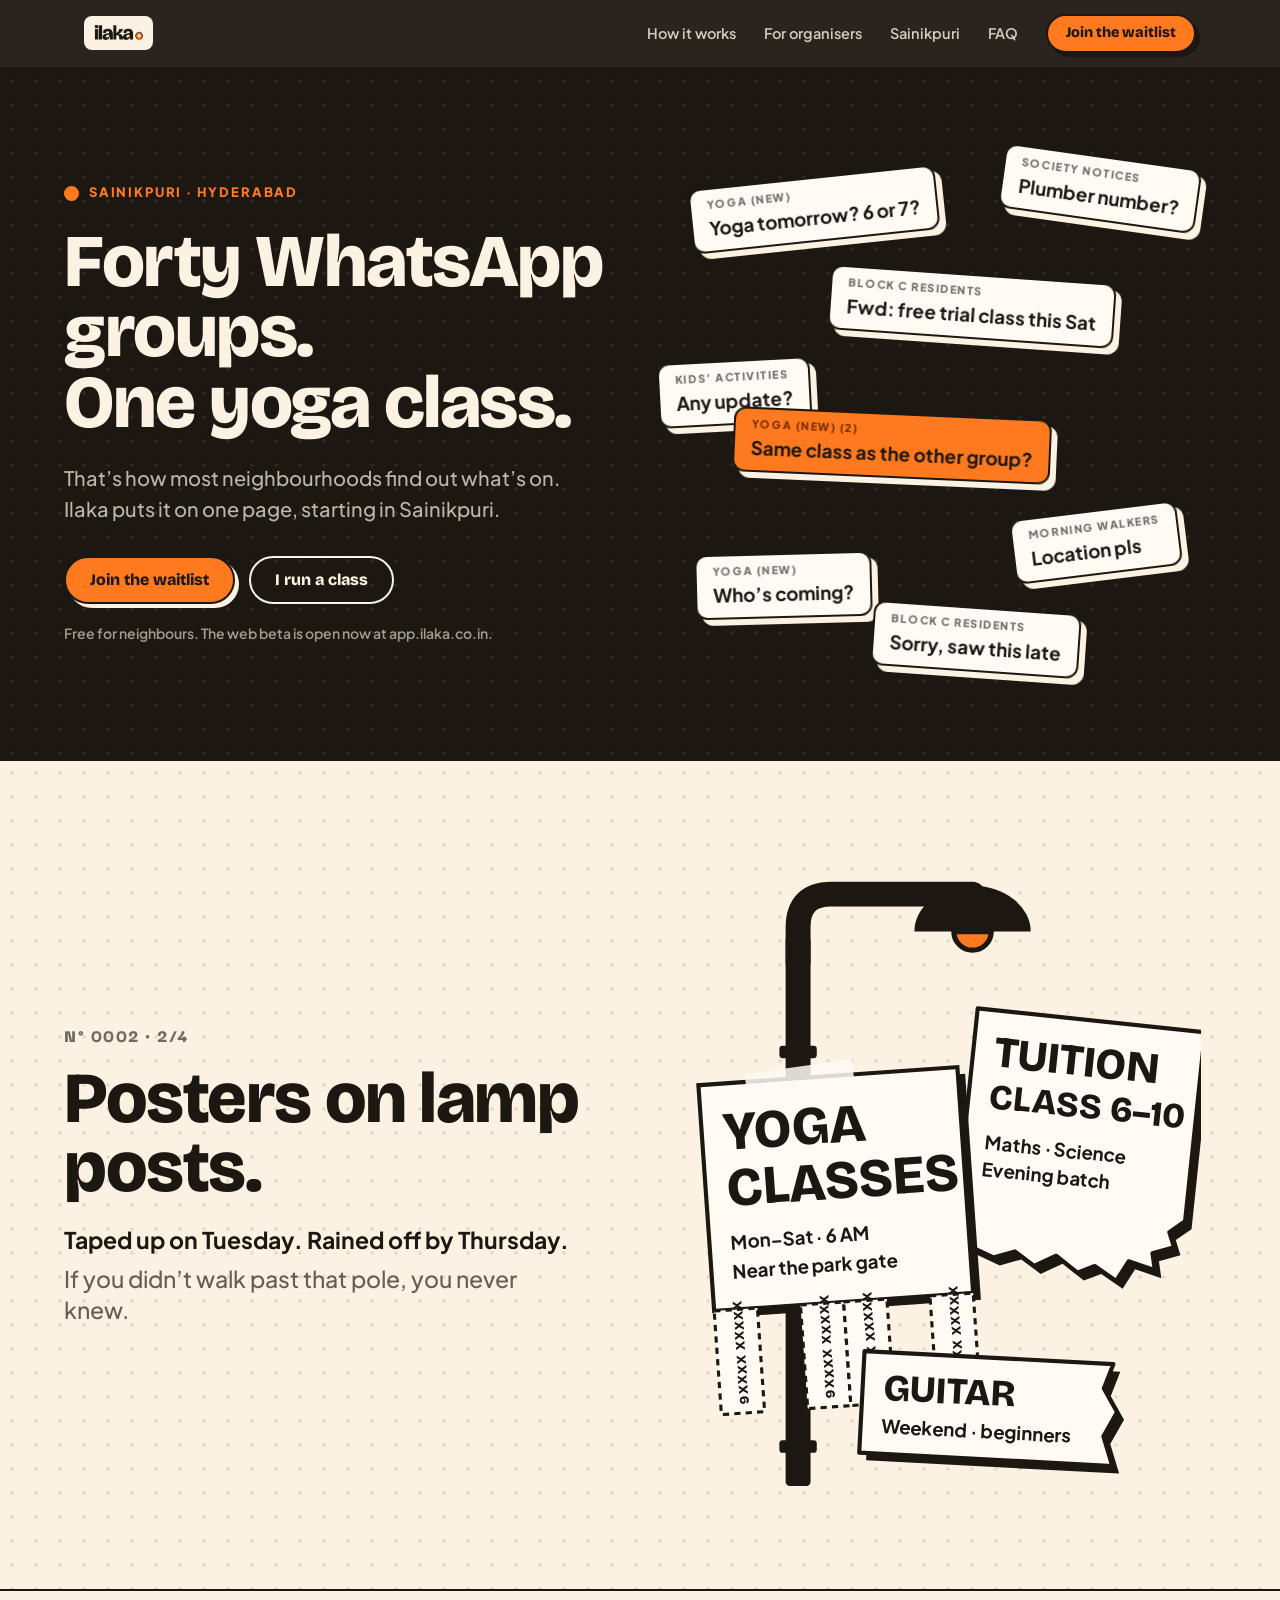
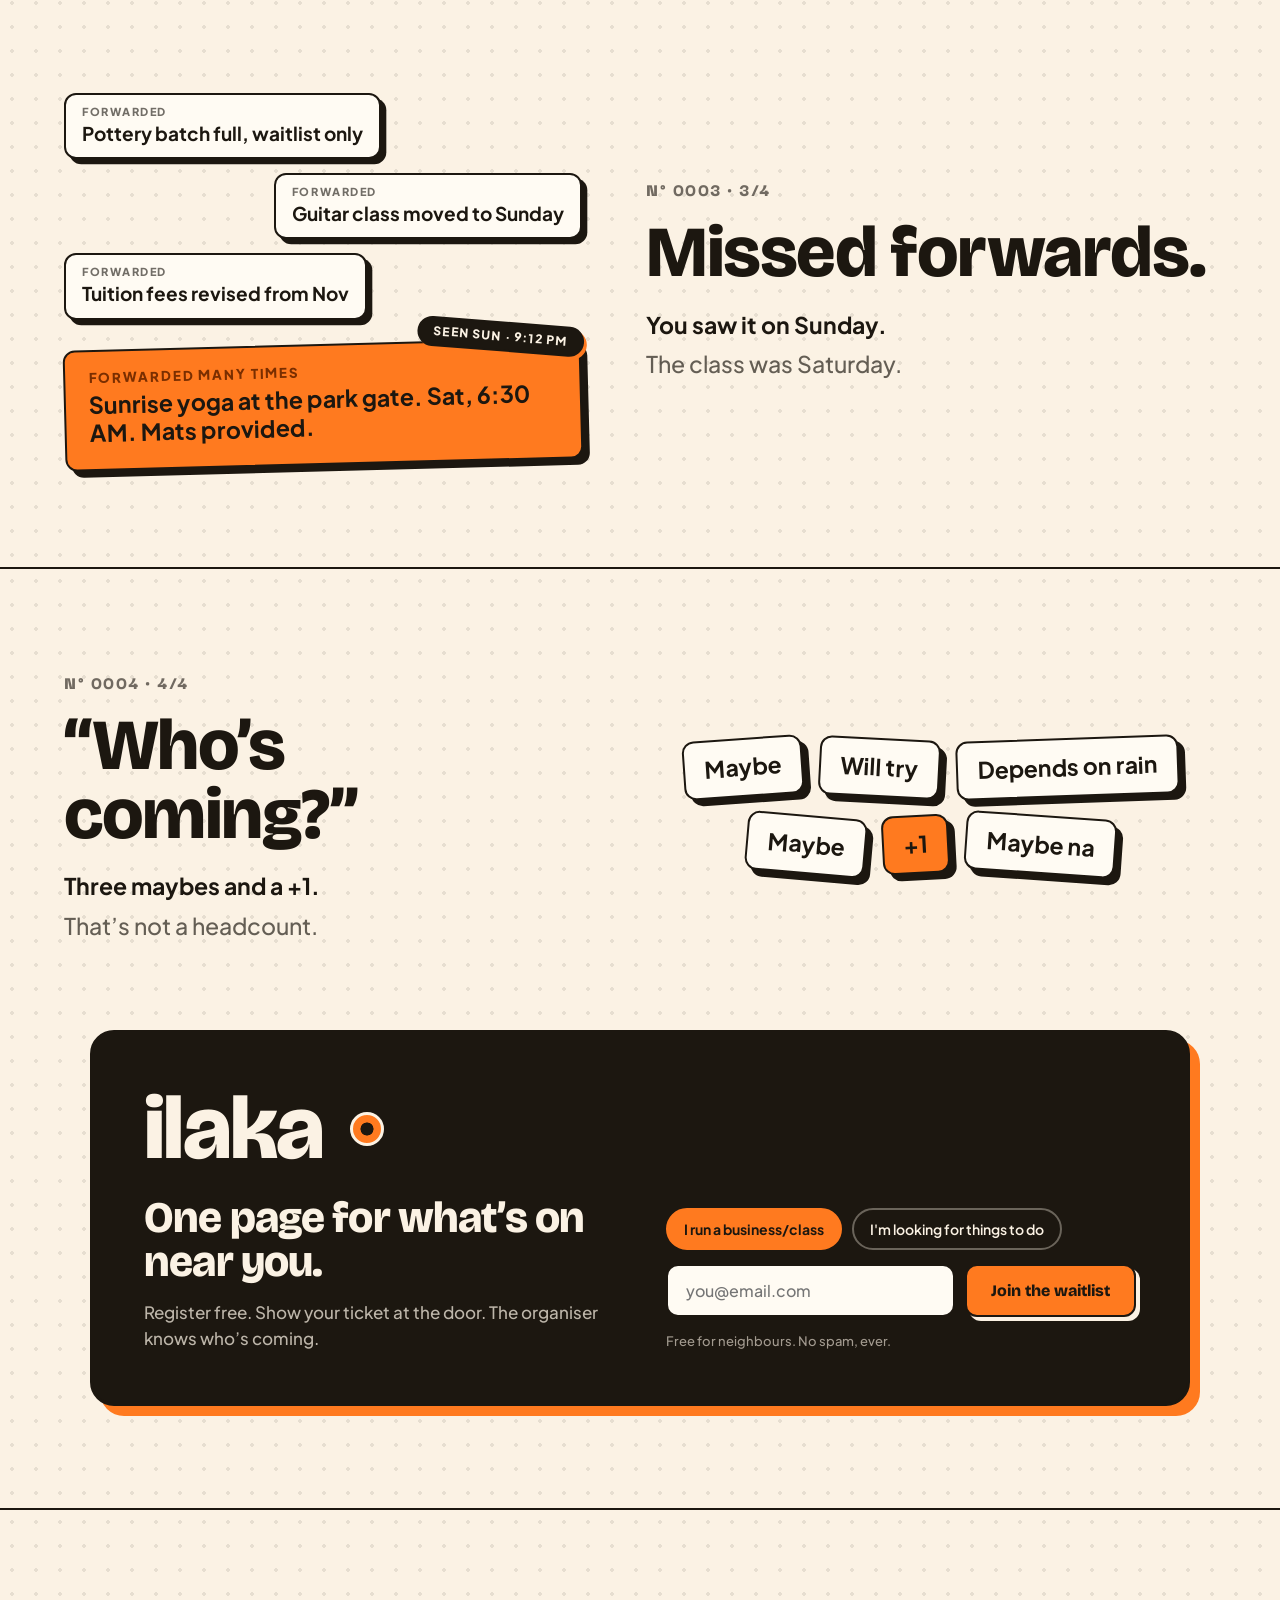
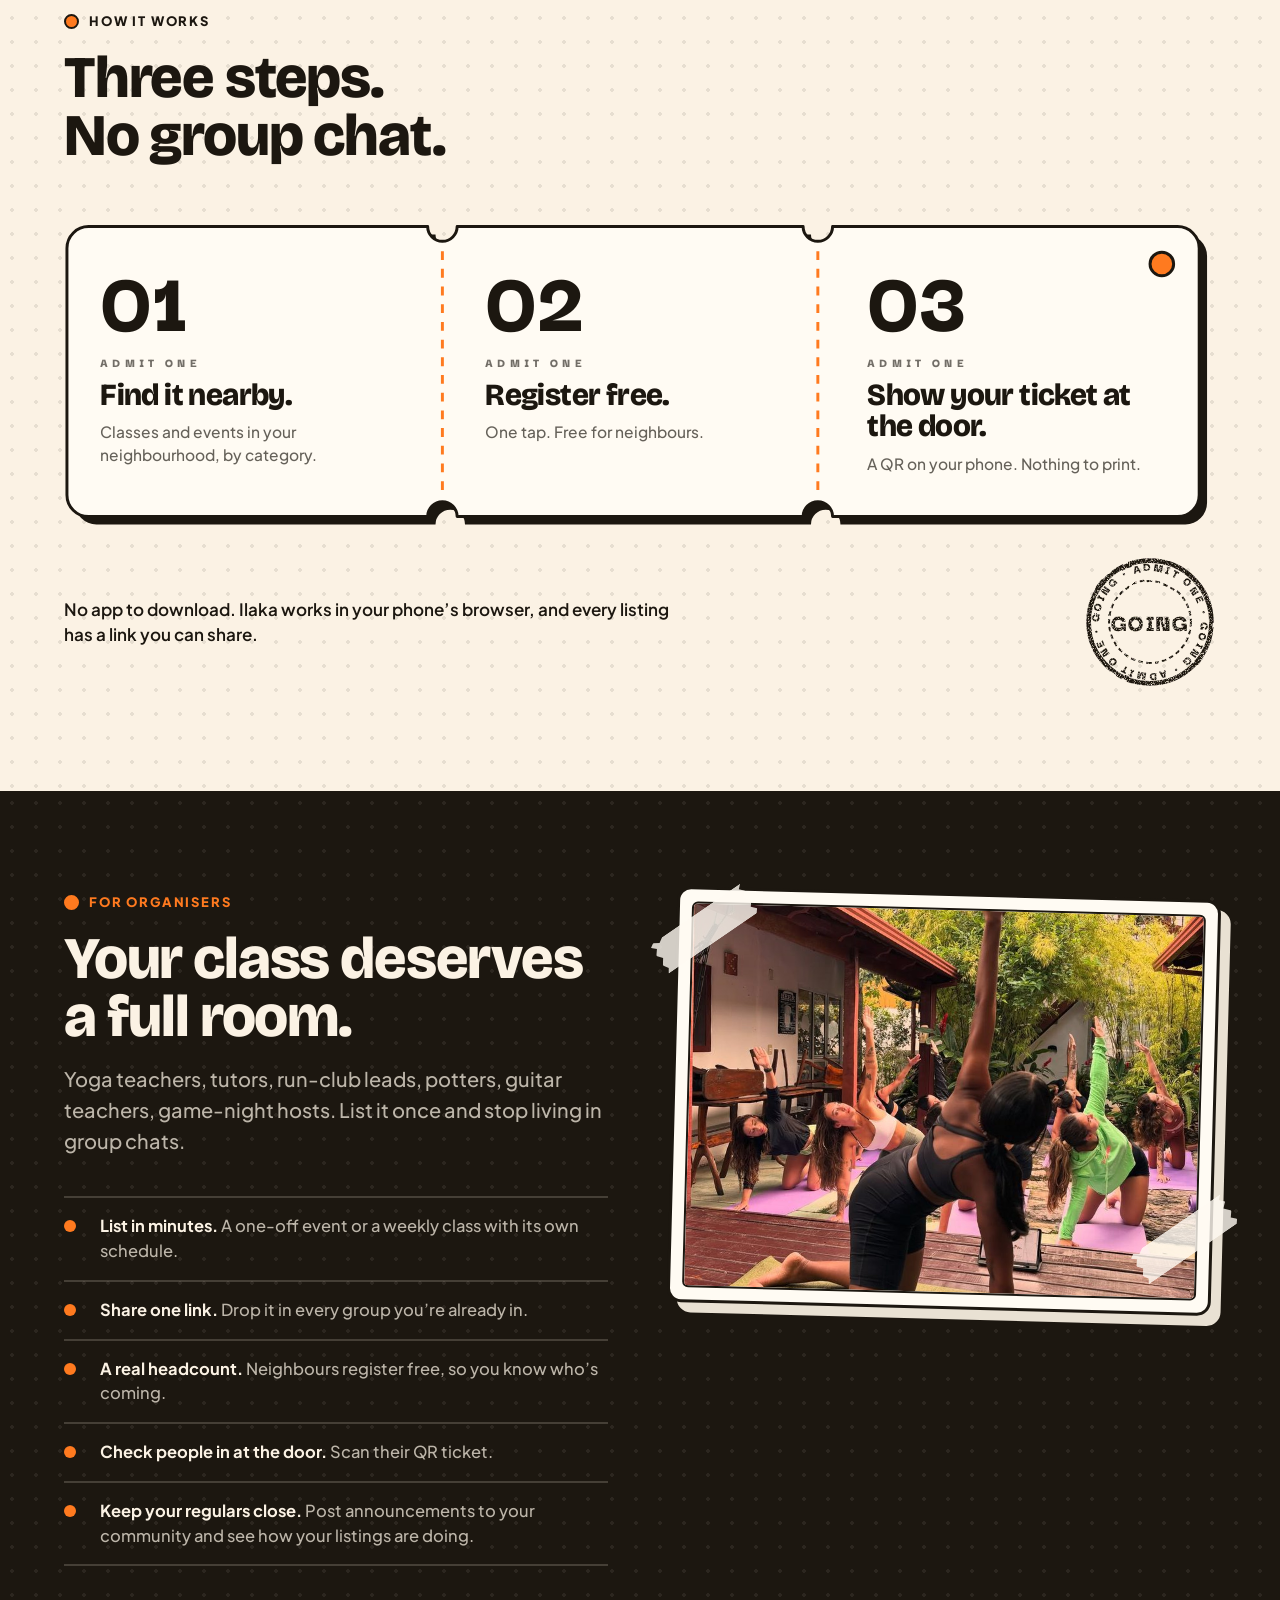
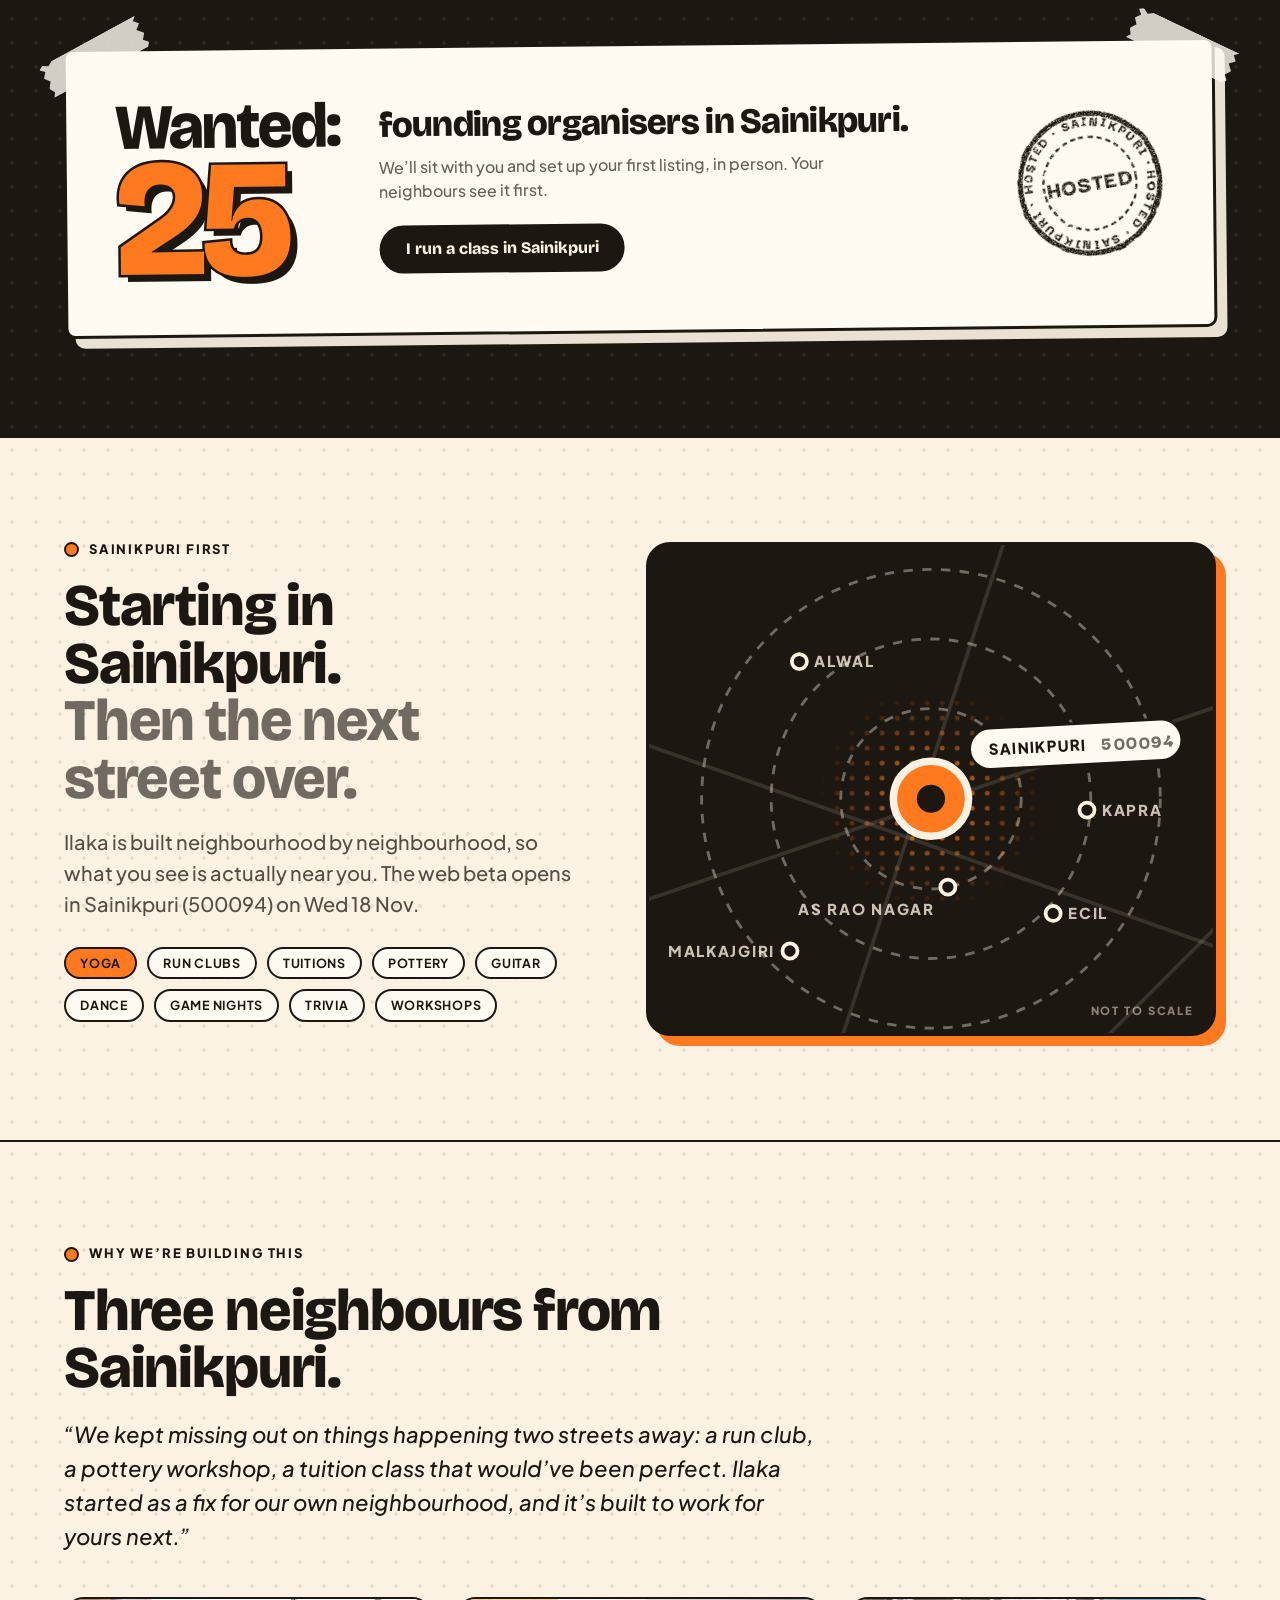
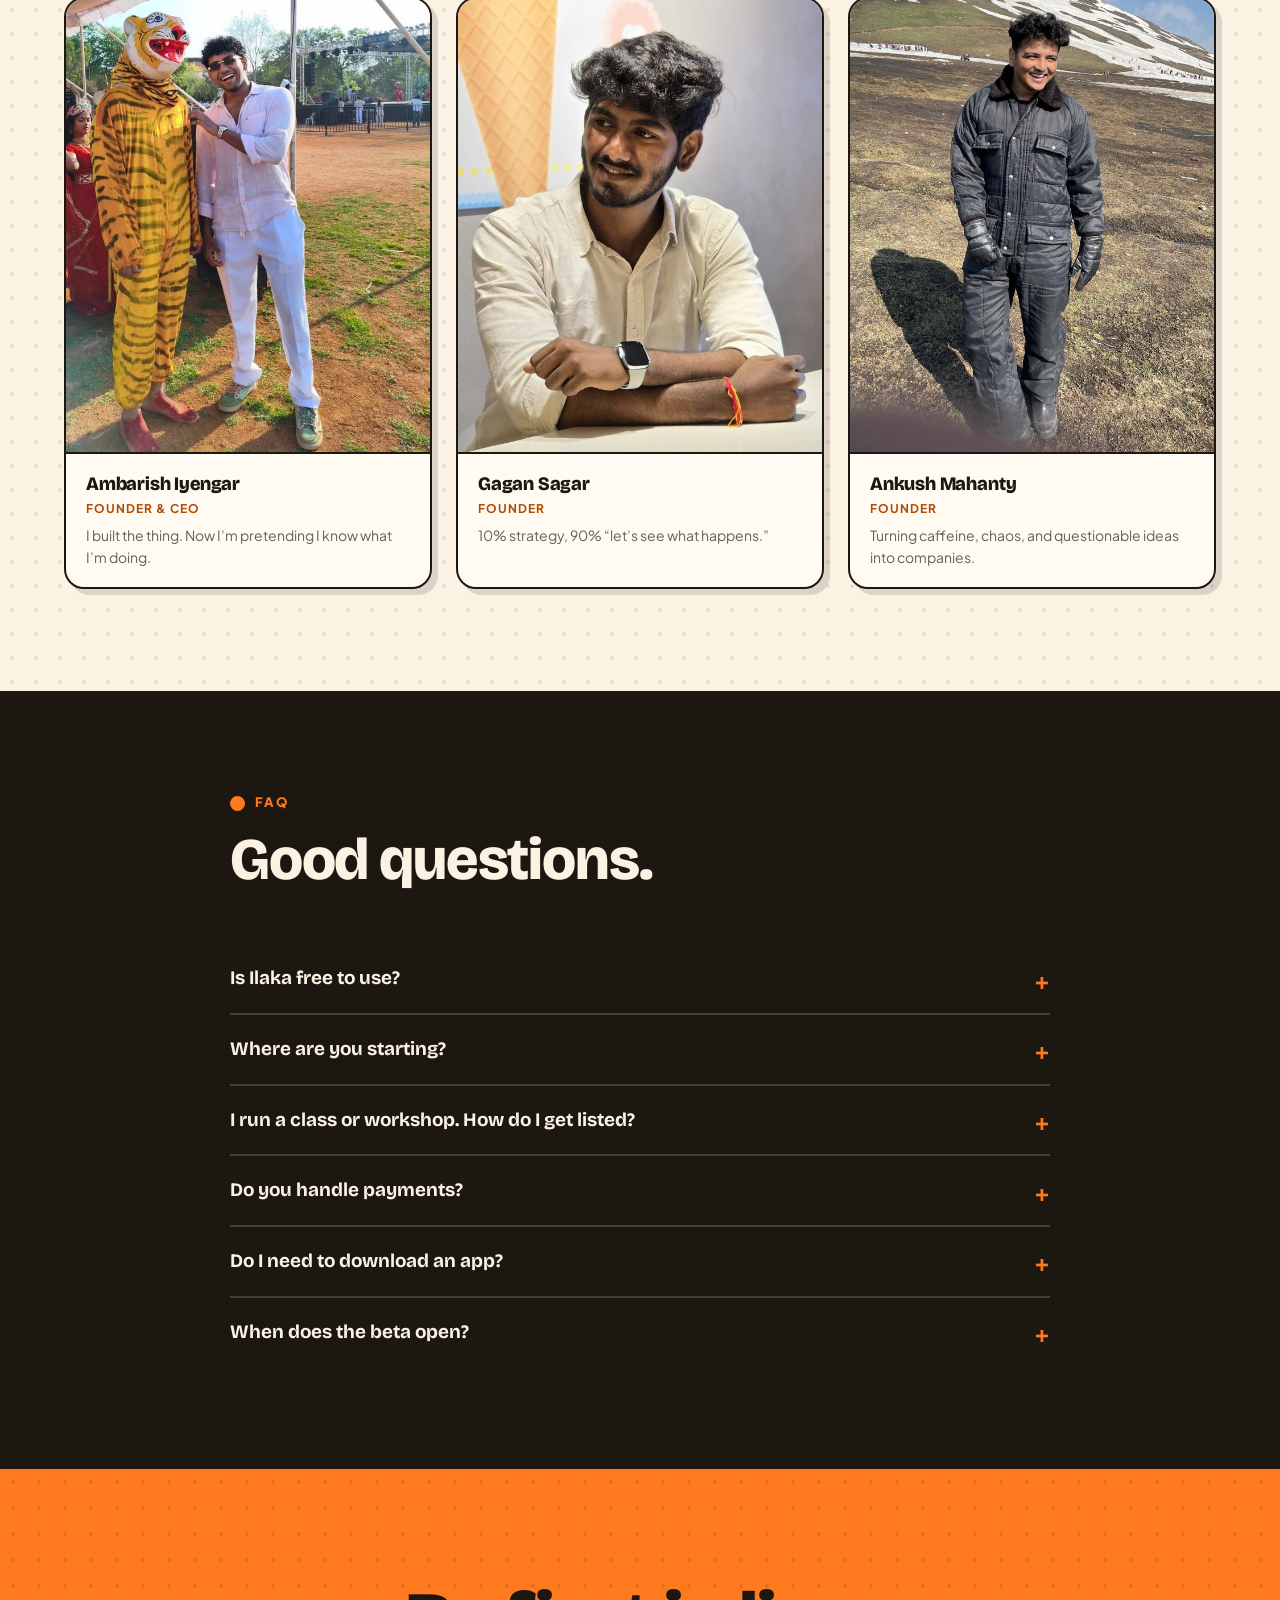
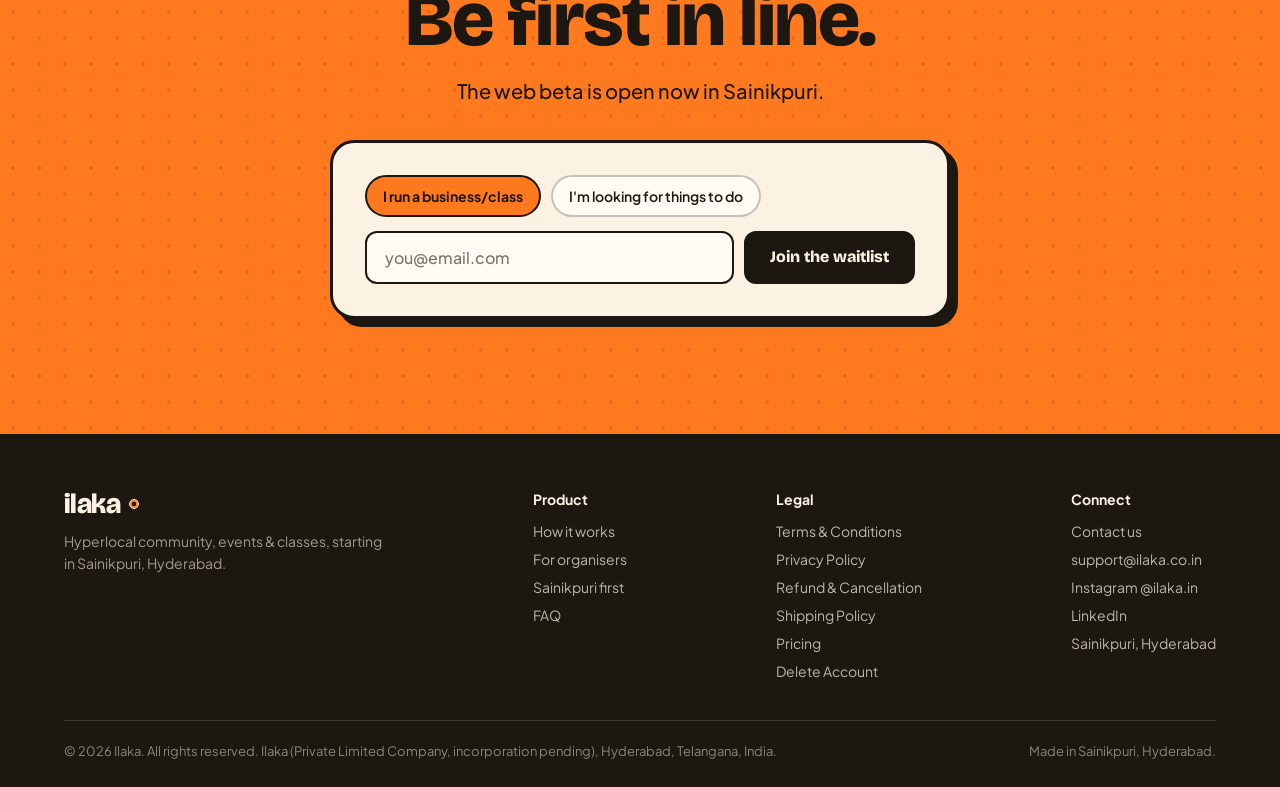
<file: index.html>
<!doctype html>
<html lang="en-IN">
<head>
  <meta charset="utf-8" />
  <meta name="viewport" content="width=device-width, initial-scale=1" />
  <title>Local Events, Classes &amp; Things to Do in Sainikpuri | Ilaka</title>
  <meta name="description" content="Find yoga, run clubs, workshops, tuitions and community events minutes from home in Sainikpuri, Hyderabad. Register free. Show your ticket at the door. Join the Ilaka beta waitlist." />
  <meta name="robots" content="index, follow, max-image-preview:large, max-snippet:-1, max-video-preview:-1" />
  <link rel="canonical" href="https://www.ilaka.co.in/" />
  <meta name="theme-color" content="#1C1710" />
  <link rel="icon" type="image/png" href="assets/ilaka-icon.png" />
  <link rel="apple-touch-icon" href="assets/ilaka-icon.png" />

  <meta property="og:type" content="website" />
  <meta property="og:site_name" content="Ilaka" />
  <meta property="og:locale" content="en_IN" />
  <meta property="og:url" content="https://www.ilaka.co.in/" />
  <meta property="og:title" content="Local Events, Classes &amp; Things to Do in Sainikpuri | Ilaka" />
  <meta property="og:description" content="Find yoga, run clubs, workshops, tuitions and community events minutes from home in Sainikpuri, Hyderabad. Register free. Show your ticket at the door. Join the Ilaka beta waitlist." />
  <meta property="og:image" content="https://www.ilaka.co.in/assets/photos/community-2.jpg" />
  <meta property="og:image:width" content="800" />
  <meta property="og:image:height" content="450" />
  <meta property="og:image:alt" content="Riders and adventure motorcycles on a rocky plateau under a wide sky" />
  <meta name="twitter:card" content="summary_large_image" />
  <meta name="twitter:title" content="Local Events, Classes &amp; Things to Do in Sainikpuri | Ilaka" />
  <meta name="twitter:description" content="Find yoga, run clubs, workshops, tuitions and community events minutes from home in Sainikpuri, Hyderabad. Register free. Show your ticket at the door. Join the Ilaka beta waitlist." />
  <meta name="twitter:image" content="https://www.ilaka.co.in/assets/photos/community-2.jpg" />

  <!-- Brand fonts are self-hosted (SIL OFL 1.1, licences in assets/fonts/), latin subset only. -->
  <link rel="preload" href="assets/fonts/bricolage-grotesque-opsz.woff2" as="font" type="font/woff2" crossorigin="anonymous" />
  <link rel="preload" href="assets/fonts/plus-jakarta-sans-500.woff2" as="font" type="font/woff2" crossorigin="anonymous" />

  <style>
  /* ============================================================
     ILAKA landing. The opening is the "problem" story from the
     Instagram launch kit (post 3), rebuilt as live HTML.
     Palette:  paper #FBF2E4 · stock #FFFBF3 · ink #1C1710
               marigold #FF7A1F (the only accent) · error #E63B60
     Type:     Bricolage Grotesque 800 (display) · Plus Jakarta Sans (body)
               Darker Grotesque 900 (ticket lettering only)
     ============================================================ */
  @font-face{font-family:'Bricolage Grotesque';src:url(assets/fonts/bricolage-grotesque-opsz.woff2) format('woff2');font-weight:200 800;font-style:normal;font-display:swap}
  @font-face{font-family:'Plus Jakarta Sans';src:url(assets/fonts/plus-jakarta-sans-400.woff2) format('woff2');font-weight:400;font-style:normal;font-display:swap}
  @font-face{font-family:'Plus Jakarta Sans';src:url(assets/fonts/plus-jakarta-sans-500.woff2) format('woff2');font-weight:500;font-style:normal;font-display:swap}
  @font-face{font-family:'Plus Jakarta Sans';src:url(assets/fonts/plus-jakarta-sans-600.woff2) format('woff2');font-weight:600;font-style:normal;font-display:swap}
  @font-face{font-family:'Plus Jakarta Sans';src:url(assets/fonts/plus-jakarta-sans-700.woff2) format('woff2');font-weight:700;font-style:normal;font-display:swap}
  @font-face{font-family:'Plus Jakarta Sans';src:url(assets/fonts/plus-jakarta-sans-800.woff2) format('woff2');font-weight:800;font-style:normal;font-display:swap}
  @font-face{font-family:'Plus Jakarta Sans';src:url(assets/fonts/plus-jakarta-sans-500-italic.woff2) format('woff2');font-weight:500;font-style:italic;font-display:swap}
  @font-face{font-family:'Darker Grotesque';src:url(assets/fonts/darker-grotesque-900.woff2) format('woff2');font-weight:900;font-style:normal;font-display:swap}

  :root{
    --paper:#FBF2E4; --card:#FFFBF3; --ink:#1C1710; --accent:#FF7A1F;
    --accent-dark:#B24A00; --on-accent:#7A2E00; --err:#E63B60;
    --ink-75:rgba(28,23,16,.75); --ink-68:rgba(28,23,16,.68); --ink-62:rgba(28,23,16,.62);
    --paper-82:rgba(251,242,228,.82); --paper-72:rgba(251,242,228,.72); --paper-60:rgba(251,242,228,.6);
    --display:'Bricolage Grotesque',system-ui,sans-serif;
    --body:'Plus Jakarta Sans',system-ui,sans-serif;
    --stock:'Darker Grotesque',system-ui,sans-serif;
    --gut:clamp(20px,5vw,64px);
  }
  *{box-sizing:border-box}
  html{scroll-behavior:smooth;overflow-x:clip}
  body{margin:0;background:var(--paper);color:var(--ink);font-family:var(--body);-webkit-font-smoothing:antialiased;overflow-x:clip}
  main,footer{overflow-x:clip}
  a{color:inherit;text-decoration:none}
  button{font-family:var(--body)}
  h1,h2,h3,h4{font-family:var(--display);font-weight:800;font-variation-settings:'opsz' 72;letter-spacing:-0.02em;margin:0}
  p{margin:0}
  img,svg{max-width:100%}
  section{scroll-margin-top:76px}
  [hidden]{display:none !important}
  :focus-visible{outline:3px solid var(--accent);outline-offset:3px;border-radius:6px}
  .wrap{max-width:1240px;margin:0 auto}
  .skip{position:absolute;left:-9999px;top:8px;z-index:100;background:var(--accent);color:var(--ink);padding:10px 16px;border:2.5px solid var(--ink);border-radius:100px;font-weight:700}
  .skip:focus{left:12px}

  /* grounds + the one texture: an ink dot grid */
  .g-paper{background-color:var(--paper);background-image:radial-gradient(rgba(28,23,16,.09) 1.6px,transparent 1.6px);background-size:24px 24px}
  .g-ink{background:var(--ink);color:var(--paper)}
  .g-ink.dots{background-image:radial-gradient(rgba(251,242,228,.07) 1.6px,transparent 1.6px);background-size:24px 24px}
  .g-accent{background-color:var(--accent);background-image:radial-gradient(rgba(28,23,16,.12) 1.8px,transparent 1.8px);background-size:26px 26px}

  /* type pieces */
  .kicker{display:inline-flex;align-items:center;gap:10px;font:800 13px/1.2 var(--body);letter-spacing:.14em;text-transform:uppercase}
  .kicker::before{content:"";width:11px;height:11px;border-radius:50%;background:var(--accent);border:2.5px solid currentColor;flex:none}
  .g-ink .kicker{color:var(--accent)}
  .g-ink .kicker::before{border-color:var(--accent)}
  .serial{font:900 19px/1 var(--stock);letter-spacing:.08em;color:var(--ink-62)}
  .g-ink .serial{color:var(--paper-60)}
  .lead{font:500 clamp(17px,1.6vw,20px)/1.55 var(--body);color:var(--ink-75);max-width:540px}
  .g-ink .lead{color:var(--paper-72)}
  .muted{color:var(--ink-68)}
  .g-ink .muted{color:var(--paper-60)}

  /* wordmark: ilaka + the punched ring */
  .wm{font-family:var(--display);font-weight:800;font-variation-settings:'opsz' 96;letter-spacing:-0.02em;line-height:1;white-space:nowrap;display:inline-flex;align-items:center;gap:.22em}
  .wm-mark{height:1.3em;width:auto;display:block}
  .wm-logo{height:34px;width:auto;display:block;border-radius:8px}
  .wm .ring{display:inline-block;width:.38em;height:.38em;margin-left:.08em;border-radius:50%;border:.04em solid currentColor;vertical-align:baseline;
    background:radial-gradient(circle,var(--hole,var(--paper)) 0 .07em,var(--accent) calc(.07em + .5px))}
  .g-ink .wm .ring,.on-ink .wm .ring{--hole:var(--ink)}

  /* buttons: pills, ink border, hard shadow, the hover pop */
  .btn{display:inline-flex;align-items:center;justify-content:center;gap:8px;padding:14px 24px;border:2.5px solid var(--ink);border-radius:100px;
    font:800 16px/1 var(--display);font-variation-settings:'opsz' 24;letter-spacing:0;cursor:pointer;white-space:nowrap;
    transition:transform .15s ease,box-shadow .15s ease}
  .btn.accent{background:var(--accent);color:var(--ink);box-shadow:4px 4px 0 var(--ink)}
  .btn.accent:hover{transform:translate(-2px,-2px);box-shadow:6px 6px 0 var(--ink)}
  .g-ink .btn.accent,.on-ink .btn.accent{box-shadow:4px 4px 0 var(--paper)}
  .g-ink .btn.accent:hover,.on-ink .btn.accent:hover{box-shadow:6px 6px 0 var(--paper)}
  .btn.ghost{background:transparent;color:inherit;border-color:currentColor}
  .btn.ghost:hover{background:rgba(251,242,228,.08)}
  .btn.ink{background:var(--ink);color:var(--paper);box-shadow:4px 4px 0 var(--card)}
  .btn.ink:hover{transform:translate(-2px,-2px);box-shadow:6px 6px 0 var(--card)}

  /* ---------- nav ---------- */
  .nav{position:sticky;top:0;z-index:50;background:rgba(28,23,16,.94);backdrop-filter:blur(8px);color:var(--paper);border-bottom:2.5px solid var(--ink)}
  .nav .wrap{display:flex;align-items:center;justify-content:space-between;gap:16px;padding:14px var(--gut)}
  .nav .wm{font-size:26px;--hole:var(--ink)}
  .nav .links{display:flex;align-items:center;gap:28px}
  .nav .links a:not(.btn){font-size:14.5px;font-weight:600;color:var(--paper-82)}
  .nav .links a:not(.btn):hover{color:var(--accent)}
  .nav .btn{padding:10px 18px;font-size:14.5px}
  @media (max-width:820px){ .nav .links a:not(.btn){display:none} }

  /* ---------- slips: a message on paper, not a chat UI ---------- */
  .slip{background:var(--card);color:var(--ink);border:2.5px solid var(--ink);border-radius:12px;padding:.55em .85em .65em;box-shadow:.32em .32em 0 var(--paper);
    font:700 1em/1.2 var(--body);white-space:nowrap;list-style:none}
  .slip small{display:block;font:800 .58em/1 var(--body);letter-spacing:.14em;text-transform:uppercase;color:var(--ink-62);margin-bottom:.5em}
  .slip.accent{background:var(--accent)}
  .slip.accent small{color:var(--on-accent)}
  .g-paper .slip{box-shadow:.28em .28em 0 var(--ink)}

  /* ---------- 1/4 hero: forty WhatsApp groups ---------- */
  .hero{position:relative;overflow:hidden;padding:clamp(40px,6vw,88px) var(--gut) clamp(48px,6vw,96px)}
  .hero .wrap{display:grid;grid-template-columns:minmax(0,1.05fr) minmax(0,1fr);gap:clamp(24px,4vw,64px);align-items:center}
  .hero h1{font-size:clamp(44px,5.8vw,84px);line-height:.95;margin:22px 0 24px;color:var(--paper)}
  .hero .ctas{display:flex;flex-wrap:wrap;gap:14px;margin-top:32px}
  .hero .note{margin-top:20px;font:600 14px/1.4 var(--body);color:var(--paper-60)}
  .pile{position:relative;container-type:inline-size;width:100%;max-width:620px;aspect-ratio:1/1;margin:0 0 0 auto;padding:0}
  .pile .slip{position:absolute;left:var(--x);top:var(--y);transform:rotate(var(--r));font-size:max(13px,3.5cqw);
    animation:drop .55s cubic-bezier(.2,.9,.25,1.15) both;animation-delay:calc(var(--i) * 85ms + 150ms)}
  @keyframes drop{from{opacity:0;transform:translateY(-36px) rotate(calc(var(--r) - 8deg))}to{opacity:1;transform:rotate(var(--r))}}

  /* ---------- 2/4 – 4/4: the rest of the story ---------- */
  .story .panel{padding:clamp(56px,8vw,112px) var(--gut);border-top:2.5px solid var(--ink)}
  .story .panel .wrap{display:grid;grid-template-columns:minmax(0,1fr) minmax(0,1.1fr);gap:clamp(28px,5vw,80px);align-items:center}
  .story .panel.flip .copy{order:2}
  .story h2{font-size:clamp(40px,5.6vw,80px);line-height:.96;margin:18px 0 22px}
  .story .say{font:700 clamp(19px,1.8vw,24px)/1.35 var(--body)}
  .story .say span{display:block;font-weight:500;color:var(--ink-68);margin-top:8px}
  .art svg{display:block;width:100%;height:auto}
  .lamp{width:100%;max-width:540px;margin:0 auto}

  .feed{display:flex;flex-direction:column;gap:14px;max-width:560px;margin:0 auto;padding:0;font-size:clamp(15px,1.5vw,19px)}
  .feed .slip{align-self:flex-start;white-space:normal}
  .feed .slip:nth-child(even){align-self:flex-end}
  .feed .slip.key{position:relative;font-size:1.22em;align-self:stretch;transform:rotate(-1.5deg);margin-top:10px;padding:.8em 1em 1em}
  .seen{position:absolute;right:-6px;top:-20px;transform:rotate(6deg);background:var(--ink);color:var(--paper);border:2.5px solid var(--ink);border-radius:100px;
    padding:7px 14px;font:800 12px/1 var(--body);letter-spacing:.1em;text-transform:uppercase;box-shadow:3px 3px 0 var(--accent);white-space:nowrap}

  .replies{display:flex;flex-wrap:wrap;gap:18px 16px;justify-content:center;padding:10px 0;margin:0;font-size:clamp(17px,1.8vw,24px)}
  .replies .slip{transform:rotate(var(--r))}

  /* the answer card: ink, with the waitlist form inside */
  .answer{position:relative;background:var(--ink);color:var(--paper);border:3px solid var(--ink);border-radius:24px;box-shadow:10px 10px 0 var(--accent);
    padding:clamp(28px,4vw,56px);max-width:1100px;margin:clamp(56px,7vw,96px) auto 0;display:grid;grid-template-columns:minmax(0,1fr) minmax(0,1fr);gap:clamp(24px,4vw,56px);align-items:end;scroll-margin-top:96px}
  .answer .wm{font-size:clamp(56px,7vw,96px)}
  .answer h2{font-size:clamp(30px,3.4vw,46px);line-height:1.02;margin:22px 0 14px;color:var(--paper)}
  .answer p{font:500 17px/1.55 var(--body);color:var(--paper-72)}

  /* ---------- waitlist form (two blocks share state) ---------- */
  .wl .roles{display:flex;gap:10px;margin-bottom:14px;flex-wrap:wrap}
  .role-btn{padding:10px 16px;border-radius:100px;cursor:pointer;font-size:14px;background:var(--card);color:var(--ink);border:2.5px solid rgba(28,23,16,.25);
    font-weight:600;transition:background .12s ease,border-color .12s ease}
  .role-btn.is-active{background:var(--accent);border-color:var(--ink);font-weight:700}
  .on-ink .role-btn{background:transparent;color:var(--paper);border-color:rgba(251,242,228,.35)}
  .on-ink .role-btn.is-active{background:var(--accent);color:var(--ink);border-color:var(--accent)}
  .wl-form{display:flex;gap:10px;flex-wrap:wrap}
  .wl-email{flex:1 1 220px;min-width:0;padding:14px 18px;border:2.5px solid var(--ink);border-radius:12px;font:500 16px var(--body);background:var(--card);color:var(--ink)}
  .wl-form .btn{border-radius:12px;padding:14px 24px;box-shadow:none}
  .wl-form .btn:hover{transform:none;box-shadow:none}
  .wl-error{color:var(--err);font-size:13.5px;margin:10px 0 0;font-weight:600}
  .on-ink .wl-error{color:#FF8FA6}
  .wl-success{padding:16px 20px;background:var(--ink);color:var(--paper);border-radius:14px;font-weight:600;border:2.5px solid var(--ink)}
  .on-ink .wl-success{background:var(--accent);color:var(--ink)}
  .wl .hint{font-size:13px;margin-top:14px;color:var(--ink-62)}
  .on-ink .wl .hint{color:var(--paper-60)}

  /* ---------- section heads ---------- */
  .band{padding:clamp(64px,8vw,112px) var(--gut)}
  .head{max-width:760px;margin-bottom:clamp(36px,5vw,56px)}
  .head h2{font-size:clamp(36px,4.6vw,64px);line-height:.98;margin-top:16px}
  .head .lead{margin-top:18px}

  /* ---------- how it works: one ticket, three stubs ---------- */
  .how{border-top:2.5px solid var(--ink)}
  .tkt{position:relative;display:grid;grid-template-columns:repeat(3,minmax(0,1fr));background:var(--card);border:3px solid var(--ink);border-radius:22px;box-shadow:8px 8px 0 var(--ink)}
  .tkt .seg{position:relative;z-index:1;padding:clamp(26px,3vw,40px) clamp(22px,2.6vw,36px)}
  .tkt .seg + .seg{border-left:3px dashed var(--accent)}
  .tkt.is-drawn{background:none;border-color:transparent;box-shadow:none}
  .tkt.is-drawn .seg + .seg{border-left-color:transparent;border-top-color:transparent}
  .tkt > svg.t-shape{position:absolute;left:0;top:0;overflow:visible;z-index:0;pointer-events:none}
  .seg .no{font:900 clamp(64px,7vw,96px)/.8 var(--stock);letter-spacing:-0.01em}
  .seg .eb{font:900 13px/1 var(--stock);letter-spacing:.32em;color:var(--ink-62);margin:22px 0 10px}
  .seg h3{font-size:clamp(24px,2.4vw,32px);line-height:1.02}
  .seg p{font:500 15.5px/1.5 var(--body);color:var(--ink-68);margin-top:10px;max-width:300px}
  .how .after{display:flex;flex-wrap:wrap;align-items:center;justify-content:space-between;gap:24px;margin-top:40px}
  .how .after p{font:600 17px/1.5 var(--body);max-width:620px}
  .seal{display:block;width:132px;height:132px}
  @media (max-width:820px){
    .tkt{grid-template-columns:1fr}
    .tkt .seg + .seg{border-left:none;border-top:3px dashed var(--accent)}
    .tkt .seg{display:grid;grid-template-columns:auto 1fr;column-gap:22px;align-items:start}
    .tkt .seg .no{grid-row:span 3;font-size:64px;padding-top:4px}
    .seg .eb{margin-top:2px}
  }

  /* ---------- for organisers ---------- */
  .org .wrap.cols{display:grid;grid-template-columns:minmax(0,1fr) minmax(0,1fr);gap:clamp(32px,5vw,72px);align-items:start}
  .org h2{color:var(--paper)}
  .print{position:relative;background:var(--card);padding:12px;border:3px solid var(--ink);border-radius:14px;box-shadow:10px 10px 0 rgba(251,242,228,.92);transform:rotate(1.5deg)}
  .print img{display:block;width:100%;height:auto;aspect-ratio:4/3;object-fit:cover;object-position:70% 60%;border:2.5px solid var(--ink);border-radius:6px}
  .print figcaption{font:800 11px/1 var(--body);letter-spacing:.14em;text-transform:uppercase;color:var(--ink-62);padding:10px 2px 0}
  .tape{position:absolute;width:110px;height:34px;background:rgba(255,251,243,.8);z-index:2;
    clip-path:polygon(0 8%,4% 0,9% 10%,14% 0,100% 0,96% 12%,100% 26%,95% 40%,100% 58%,96% 74%,100% 88%,97% 100%,0 100%,3% 86%,0 70%,4% 52%,0 36%,4% 20%)}
  .feats{list-style:none;padding:0;margin:clamp(28px,4vw,40px) 0 0;display:grid;gap:0;border-top:2px solid rgba(251,242,228,.18)}
  .feats li{display:grid;grid-template-columns:22px 1fr;gap:14px;padding:16px 0;border-bottom:2px solid rgba(251,242,228,.18);font:500 16.5px/1.5 var(--body);color:var(--paper-72)}
  .feats li::before{content:"";width:12px;height:12px;margin-top:6px;border-radius:50%;background:var(--accent)}
  .feats b{color:var(--paper);font-weight:700}
  .wanted{position:relative;margin-top:clamp(48px,6vw,80px);background:var(--card);color:var(--ink);border:3px solid var(--ink);border-radius:10px;box-shadow:10px 10px 0 rgba(251,242,228,.92);
    padding:clamp(26px,4vw,48px);transform:rotate(-.6deg);display:grid;grid-template-columns:auto minmax(0,1fr) auto;gap:clamp(18px,3vw,40px);align-items:center}
  .wanted .w{font:800 clamp(40px,5vw,72px)/.86 var(--display);font-variation-settings:'opsz' 96;letter-spacing:-0.025em}
  .wanted .n{font:800 clamp(110px,13vw,190px)/.8 var(--display);font-variation-settings:'opsz' 96;letter-spacing:-0.04em;color:var(--accent);
    -webkit-text-stroke:5px var(--ink);paint-order:stroke fill;text-shadow:7px 7px 0 var(--ink)}
  .wanted h3{font-size:clamp(26px,2.8vw,40px);line-height:1.02}
  .wanted p{font:500 16px/1.5 var(--body);color:var(--ink-68);margin:12px 0 22px;max-width:520px}
  .wanted .seal{width:150px;height:150px;transform:rotate(-10deg)}
  .wanted .tape.l{left:-26px;top:-12px;transform:rotate(-28deg)}
  .wanted .tape.r{right:-26px;top:-12px;transform:rotate(26deg)}

  /* ---------- Sainikpuri first ---------- */
  .where{border-top:2.5px solid var(--ink)}
  .where .wrap.cols{display:grid;grid-template-columns:minmax(0,1fr) minmax(0,1.1fr);gap:clamp(28px,5vw,72px);align-items:center}
  .where h2 span{color:var(--ink-62)}
  .chips{display:flex;flex-wrap:wrap;gap:10px;margin-top:28px;padding:0;list-style:none}
  .chips li{padding:8px 14px;border:2.5px solid var(--ink);border-radius:100px;background:var(--card);font:700 12.5px/1 var(--body);letter-spacing:.06em;text-transform:uppercase}
  .chips li:first-child{background:var(--accent)}
  .mapcard{background:var(--ink);border:3px solid var(--ink);border-radius:24px;box-shadow:10px 10px 0 var(--accent);overflow:hidden}
  .mapcard svg{display:block;width:100%;height:auto}

  /* ---------- founders ---------- */
  .founders{border-top:2.5px solid var(--ink)}
  .quote{font:italic 500 clamp(18px,1.8vw,22px)/1.55 var(--body);max-width:760px;margin-top:20px}
  .people{display:grid;grid-template-columns:repeat(3,minmax(0,1fr));gap:24px;margin-top:44px}
  .person{margin:0;background:var(--card);border:2.5px solid var(--ink);border-radius:20px;overflow:hidden;box-shadow:6px 6px 0 rgba(28,23,16,.14)}
  .person img{display:block;width:100%;height:auto;aspect-ratio:4/5;object-fit:cover;border-bottom:2.5px solid var(--ink)}
  .person figcaption{padding:18px 20px}
  .person h3{font-size:19px;letter-spacing:-0.01em}
  .person .role{font:700 12px/1 var(--body);letter-spacing:.08em;text-transform:uppercase;color:var(--accent-dark);margin:8px 0 10px}
  .person p{font-size:14px;line-height:1.55;color:var(--ink-68)}

  /* ---------- FAQ ---------- */
  .faq .wrap{max-width:820px}
  .faq h2{color:var(--paper)}
  .faq-item{border-bottom:2px solid rgba(251,242,228,.18);padding:22px 0}
  .faq-item:last-child{border-bottom:none}
  .faq-q{width:100%;background:none;border:none;color:var(--paper);display:flex;justify-content:space-between;align-items:center;gap:16px;font:700 19px/1.3 var(--display);
    font-variation-settings:'opsz' 24;cursor:pointer;padding:0;text-align:left}
  .faq-icon{font:700 24px/1 var(--body);flex:0 0 auto;color:var(--accent)}
  .faq-a{margin:14px 0 0;font-size:15.5px;line-height:1.6;color:var(--paper-72);max-width:660px;display:none}
  .faq-a a{text-decoration:underline}
  .faq-item.open .faq-a{display:block}

  /* ---------- final CTA ---------- */
  .final{text-align:center;padding:clamp(72px,9vw,120px) var(--gut)}
  .final h2{font-size:clamp(44px,6vw,84px);line-height:.95}
  .final .lead{margin:18px auto 34px;color:var(--ink);max-width:620px}
  .final .wl{max-width:620px;margin:0 auto;text-align:left;background:var(--paper);border:3px solid var(--ink);border-radius:24px;padding:clamp(22px,3vw,32px);box-shadow:8px 8px 0 var(--ink)}

  /* ---------- footer ---------- */
  footer{background:var(--ink);color:var(--paper-72);padding:56px var(--gut) 28px}
  footer .top{display:flex;justify-content:space-between;gap:40px;flex-wrap:wrap;padding-bottom:40px;border-bottom:1px solid rgba(251,242,228,.15)}
  footer .about{flex:1 1 240px;max-width:320px}
  footer .about .wm{font-size:28px;color:var(--paper);margin-bottom:12px;--hole:var(--ink)}
  footer .about p{font-size:14px;line-height:1.6;color:var(--paper-60)}
  footer .col{display:flex;flex-direction:column;gap:10px;font-size:14px}
  footer .col b{color:var(--paper);margin-bottom:4px}
  footer .col a:hover{color:var(--accent)}
  footer .base{padding-top:22px;display:flex;justify-content:space-between;flex-wrap:wrap;gap:12px;font-size:13px;color:rgba(251,242,228,.5)}

  /* ---------- small screens ---------- */
  @media (max-width:900px){
    .hero .wrap,.story .panel .wrap,.answer,.org .wrap.cols,.where .wrap.cols{grid-template-columns:minmax(0,1fr)}
    .story .panel.flip .copy{order:0}
    .pile{margin:8px auto 0;aspect-ratio:1/1.02}
    .people{grid-template-columns:repeat(3,minmax(200px,1fr));overflow-x:auto;scroll-snap-type:x mandatory;padding:4px 4px 16px;margin-right:calc(-1 * var(--gut))}
    .person{scroll-snap-align:start}
  }
  @media (max-width:640px){
    .wanted{grid-template-columns:minmax(0,1fr);transform:none}
    .wanted .seal{position:absolute;right:14px;top:14px;width:104px;height:104px}
    .people{grid-template-columns:repeat(3,78%)}
    .hero .ctas .btn{flex:1 1 auto}
  }

  @media (prefers-reduced-motion: reduce){
    html{scroll-behavior:auto}
    .pile .slip{animation:none}
    .btn{transition:none}
  }
  </style>
  <script type="application/ld+json">
  {
    "@context": "https://schema.org",
    "@graph": [
      {
        "@type": "Organization",
        "@id": "https://www.ilaka.co.in/#organization",
        "name": "Ilaka",
        "url": "https://www.ilaka.co.in/",
        "logo": {
          "@type": "ImageObject",
          "url": "https://www.ilaka.co.in/assets/wordmark-ink-on-paper.png",
          "width": 1528,
          "height": 756
        },
        "image": "https://www.ilaka.co.in/assets/photos/community-2.jpg",
        "email": "support@ilaka.co.in",
        "sameAs": [
          "https://instagram.com/ilaka.in",
          "https://www.linkedin.com/company/ilaka/"
        ],
        "description": "Hyperlocal platform for discovering and registering for community events, classes and workshops in your neighbourhood.",
        "address": {
          "@type": "PostalAddress",
          "addressLocality": "Hyderabad",
          "addressRegion": "Telangana",
          "addressCountry": "IN"
        },
        "areaServed": {
          "@type": "Place",
          "name": "Sainikpuri, Secunderabad, Hyderabad, Telangana, India"
        },
        "founder": [
          {
            "@type": "Person",
            "name": "Ambarish Iyengar"
          },
          {
            "@type": "Person",
            "name": "Gagan Sagar"
          },
          {
            "@type": "Person",
            "name": "Ankush Mahanty"
          }
        ],
        "contactPoint": {
          "@type": "ContactPoint",
          "contactType": "customer support",
          "email": "support@ilaka.co.in",
          "areaServed": "IN",
          "availableLanguage": [
            "en",
            "hi",
            "te"
          ]
        }
      },
      {
        "@type": "WebSite",
        "@id": "https://www.ilaka.co.in/#website",
        "url": "https://www.ilaka.co.in/",
        "name": "Ilaka",
        "description": "Find yoga, run clubs, workshops, tuitions and community events minutes from home in Sainikpuri, Hyderabad. Register free. Show your ticket at the door. Join the Ilaka beta waitlist.",
        "inLanguage": "en-IN",
        "publisher": {
          "@id": "https://www.ilaka.co.in/#organization"
        }
      },
      {
        "@type": "FAQPage",
        "@id": "https://www.ilaka.co.in/#faq",
        "isPartOf": {
          "@id": "https://www.ilaka.co.in/#website"
        },
        "mainEntity": [
          {
            "@type": "Question",
            "name": "Is Ilaka free to use?",
            "acceptedAnswer": {
              "@type": "Answer",
              "text": "Free for neighbours, always. Organisers pay a small commission only when they get paid."
            }
          },
          {
            "@type": "Question",
            "name": "Where are you starting?",
            "acceptedAnswer": {
              "@type": "Answer",
              "text": "Sainikpuri, Hyderabad (500094). Then the next neighbourhood over, one at a time."
            }
          },
          {
            "@type": "Question",
            "name": "I run a class or workshop. How do I get listed?",
            "acceptedAnswer": {
              "@type": "Answer",
              "text": "Join the waitlist as an organiser. We're onboarding 25 founding organisers in Sainikpuri in person, and we'll set up your first listing with you."
            }
          },
          {
            "@type": "Question",
            "name": "Do you handle payments?",
            "acceptedAnswer": {
              "@type": "Answer",
              "text": "Not yet. At launch, registering on Ilaka is free. You get a QR ticket and show it at the door. Paid tickets come later."
            }
          },
          {
            "@type": "Question",
            "name": "Do I need to download an app?",
            "acceptedAnswer": {
              "@type": "Answer",
              "text": "No. Ilaka works in your phone's browser."
            }
          },
          {
            "@type": "Question",
            "name": "When does the beta open?",
            "acceptedAnswer": {
              "@type": "Answer",
              "text": "The web beta opens in Sainikpuri on Wednesday 18 November, starting with our first invites. Everyone on the waitlist gets in after that. Take an early look at app.ilaka.co.in."
            }
          }
        ]
      }
    ]
  }
  </script>
</head>
<body>
<a class="skip" href="#main">Skip to content</a>

<!-- ===================== NAV ===================== -->
<header class="nav">
  <div class="wrap">
    <a href="#main" aria-label="Ilaka, home"><img src="assets/wordmark-ink-on-paper.png" alt="Ilaka" class="wm-logo"></a>
    <nav class="links" aria-label="Main">
      <a href="#how-it-works">How it works</a>
      <a href="#organisers">For organisers</a>
      <a href="#sainikpuri">Sainikpuri</a>
      <a href="#faq">FAQ</a>
      <a href="#join" class="btn accent">Join the waitlist</a>
    </nav>
  </div>
</header>

<main id="main">

  <!-- ===================== 1/4 · HERO ===================== -->
  <section id="hero" class="hero g-ink dots" aria-labelledby="hero-title">
    <div class="wrap">
      <div class="copy">
        <span class="kicker">Sainikpuri · Hyderabad</span>
        <h1 id="hero-title">Forty WhatsApp<br>groups.<br>One yoga class.</h1>
        <p class="lead">That’s how most neighbourhoods find out what’s on. Ilaka puts it on one page, starting in Sainikpuri.</p>
        <div class="ctas">
          <a href="#join" class="btn accent">Join the waitlist</a>
          <a href="#organisers" class="btn ghost">I run a class</a>
        </div>
        <p class="note">Free for neighbours. The web beta is open now at <a href="https://app.ilaka.co.in">app.ilaka.co.in</a>.</p>
      </div>
      <ul class="pile" aria-label="Messages about one yoga class, spread across different groups">
        <li class="slip" style="--x:60%;--y:2%;--r:8deg;--i:0"><small>Society notices</small>Plumber number?</li>
        <li class="slip" style="--x:2%;--y:6%;--r:-6deg;--i:1"><small>Yoga (new)</small>Yoga tomorrow? 6 or 7?</li>
        <li class="slip" style="--x:28%;--y:24%;--r:4deg;--i:2"><small>Block C residents</small>Fwd: free trial class this Sat</li>
        <li class="slip" style="--x:-4%;--y:40%;--r:-3deg;--i:3"><small>Kids’ activities</small>Any update?</li>
        <li class="slip accent" style="--x:10%;--y:50%;--r:2.5deg;--i:4"><small>Yoga (new) (2)</small>Same class as the other group?</li>
        <li class="slip" style="--x:62%;--y:68%;--r:-7deg;--i:5"><small>Morning walkers</small>Location pls</li>
        <li class="slip" style="--x:3%;--y:76%;--r:-1.5deg;--i:6"><small>Yoga (new)</small>Who’s coming?</li>
        <li class="slip" style="--x:36%;--y:86%;--r:4deg;--i:7"><small>Block C residents</small>Sorry, saw this late</li>
      </ul>
    </div>
  </section>

  <!-- ===================== 2/4 – 4/4 · THE REST OF THE STORY ===================== -->
  <div class="story" id="problem">

    <section class="panel g-paper" aria-labelledby="p2">
      <div class="wrap">
        <div class="copy">
          <span class="serial">N° 0002 · 2/4</span>
          <h2 id="p2">Posters on lamp posts.</h2>
          <p class="say">Taped up on Tuesday. Rained off by Thursday.<span>If you didn’t walk past that pole, you never knew.</span></p>
        </div>
        <div class="art lamp" aria-hidden="true">
          <svg viewBox="0 0 520 600" role="presentation">
            <g fill="#1C1710">
              <rect x="120" y="70" width="24" height="530" rx="4"/>
              <path d="M132 96 V62 Q132 30 164 30 H300" fill="none" stroke="#1C1710" stroke-width="24" stroke-linecap="round"/>
              <path d="M244 66 A56 44 0 0 1 356 66 Z"/>
              <rect x="114" y="176" width="36" height="12" rx="3"/>
              <rect x="114" y="556" width="36" height="12" rx="3"/>
            </g>
            <path d="M282 66 H318 A18 18 0 0 1 282 66 Z" fill="#FF7A1F" stroke="#1C1710" stroke-width="5"/>
            <!-- tuition poster, torn at the bottom -->
            <g transform="translate(305 140) rotate(6)">
              <polygon points="7,7 227,7 227,190 213,202 219,216 199,224 203,240 177,234 167,254 145,242 129,250 107,236 87,248 67,236 47,244 7,230" fill="#1C1710"/>
              <polygon points="0,0 220,0 220,183 206,195 212,209 192,217 196,233 170,227 160,247 138,235 122,243 100,229 80,241 60,229 40,237 0,223" fill="#FFFBF3" stroke="#1C1710" stroke-width="4" stroke-linejoin="round"/>
              <text x="20" y="54" font-family="Bricolage Grotesque" font-weight="800" font-size="42" fill="#1C1710">TUITION</text>
              <text x="20" y="94" font-family="Bricolage Grotesque" font-weight="800" font-size="34" fill="#1C1710">CLASS 6–10</text>
              <text x="20" y="134" font-family="Plus Jakarta Sans" font-weight="700" font-size="18" fill="#1C1710">Maths · Science</text>
              <text x="20" y="160" font-family="Plus Jakarta Sans" font-weight="700" font-size="18" fill="#1C1710">Evening batch</text>
            </g>
            <!-- yoga poster, tear-off tabs half gone -->
            <g transform="translate(36 214) rotate(-4)">
              <rect x="7" y="7" width="250" height="218" fill="#1C1710"/>
              <rect x="0" y="0" width="250" height="218" fill="#FFFBF3" stroke="#1C1710" stroke-width="4"/>
              <text x="20" y="64" font-family="Bricolage Grotesque" font-weight="800" font-size="52" fill="#1C1710">YOGA</text>
              <text x="20" y="118" font-family="Bricolage Grotesque" font-weight="800" font-size="52" fill="#1C1710">CLASSES</text>
              <text x="20" y="160" font-family="Plus Jakarta Sans" font-weight="700" font-size="18" fill="#1C1710">Mon–Sat · 6 AM</text>
              <text x="20" y="188" font-family="Plus Jakarta Sans" font-weight="700" font-size="18" fill="#1C1710">Near the park gate</text>
              <g fill="#FFFBF3" stroke="#1C1710" stroke-width="3" stroke-dasharray="6 5"><rect x="0.0" y="218" width="41.7" height="100"/><rect x="83.3" y="218" width="41.7" height="100"/><rect x="125.0" y="218" width="41.7" height="100"/><rect x="208.3" y="218" width="41.7" height="100"/></g>
              <g font-family="Darker Grotesque" font-weight="900" font-size="15" fill="#1C1710" letter-spacing="1"><text transform="translate(27.0 310) rotate(-90)">9XXXX XXXXX</text><text transform="translate(110.3 310) rotate(-90)">9XXXX XXXXX</text><text transform="translate(152.0 310) rotate(-90)">9XXXX XXXXX</text><text transform="translate(235.3 310) rotate(-90)">9XXXX XXXXX</text></g>
            </g>
            <rect x="82" y="196" width="104" height="30" fill="rgba(255,251,243,.85)" transform="rotate(-8 134 211)"/>
            <!-- guitar poster, ripped on the right -->
            <g transform="translate(196 470) rotate(3)">
              <polygon points="7,7 247,7 239,31 253,53 241,77 251,105 7,105" fill="#1C1710"/>
              <polygon points="0,0 240,0 232,24 246,46 234,70 244,98 0,98" fill="#FFFBF3" stroke="#1C1710" stroke-width="4" stroke-linejoin="round"/>
              <text x="20" y="46" font-family="Bricolage Grotesque" font-weight="800" font-size="36" fill="#1C1710">GUITAR</text>
              <text x="20" y="78" font-family="Plus Jakarta Sans" font-weight="700" font-size="18" fill="#1C1710">Weekend · beginners</text>
            </g>
          </svg>
        </div>
      </div>
    </section>

    <section class="panel flip g-paper" aria-labelledby="p3">
      <div class="wrap">
        <div class="copy">
          <span class="serial">N° 0003 · 3/4</span>
          <h2 id="p3">Missed forwards.</h2>
          <p class="say">You saw it on Sunday.<span>The class was Saturday.</span></p>
        </div>
        <ul class="feed" aria-label="A forwarded message, buried">
          <li class="slip"><small>Forwarded</small>Pottery batch full, waitlist only</li>
          <li class="slip"><small>Forwarded</small>Guitar class moved to Sunday</li>
          <li class="slip"><small>Forwarded</small>Tuition fees revised from Nov</li>
          <li class="slip accent key"><small>Forwarded many times</small>Sunrise yoga at the park gate. Sat, 6:30 AM. Mats provided.<span class="seen">Seen Sun · 9:12 PM</span></li>
        </ul>
      </div>
    </section>

    <section class="panel g-paper" aria-labelledby="p4">
      <div class="wrap">
        <div class="copy">
          <span class="serial">N° 0004 · 4/4</span>
          <h2 id="p4">“Who’s coming?”</h2>
          <p class="say">Three maybes and a +1.<span>That’s not a headcount.</span></p>
        </div>
        <ul class="replies" aria-label="Replies">
          <li class="slip" style="--r:-4deg">Maybe</li>
          <li class="slip" style="--r:3deg">Will try</li>
          <li class="slip" style="--r:-2deg">Depends on rain</li>
          <li class="slip" style="--r:5deg">Maybe</li>
          <li class="slip accent" style="--r:-3deg">+1</li>
          <li class="slip" style="--r:4deg">Maybe na</li>
        </ul>
      </div>

      <div id="join" class="answer on-ink">
        <div>
          <div class="wm">ilaka<span class="ring" aria-hidden="true"></span></div>
          <h2>One page for what’s on near you.</h2>
          <p>Register free. Show your ticket at the door. The organiser knows who’s coming.</p>
        </div>
        <div class="wl">
          <div class="roles">
            <button type="button" class="role-btn is-active" data-role="business">I run a business/class</button>
            <button type="button" class="role-btn" data-role="participant">I'm looking for things to do</button>
          </div>
          <form class="wl-form" novalidate>
            <label class="skip" for="wl-email-1">Email address</label>
            <input id="wl-email-1" type="email" class="wl-email" placeholder="you@email.com" autocomplete="email" maxlength="254" />
            <button type="submit" class="btn accent">Join the waitlist</button>
          </form>
          <p class="wl-error" hidden></p>
          <div class="wl-success" hidden></div>
          <p class="hint">Free for neighbours. No spam, ever.</p>
        </div>
      </div>
    </section>
  </div>

  <!-- ===================== HOW IT WORKS ===================== -->
  <section id="how-it-works" class="band how g-paper" aria-labelledby="how-title">
    <div class="wrap">
      <div class="head">
        <span class="kicker">How it works</span>
        <h2 id="how-title">Three steps.<br>No group chat.</h2>
      </div>
      <ol class="tkt" style="list-style:none;margin:0;padding:0">
        <li class="seg"><div class="no" aria-hidden="true">01</div><div class="eb" aria-hidden="true">ADMIT ONE</div><h3>Find it nearby.</h3><p>Classes and events in your neighbourhood, by category.</p></li>
        <li class="seg"><div class="no" aria-hidden="true">02</div><div class="eb" aria-hidden="true">ADMIT ONE</div><h3>Register free.</h3><p>One tap. Free for neighbours.</p></li>
        <li class="seg"><div class="no" aria-hidden="true">03</div><div class="eb" aria-hidden="true">ADMIT ONE</div><h3>Show your ticket at the door.</h3><p>A QR on your phone. Nothing to print.</p></li>
      </ol>
      <div class="after">
        <p>No app to download. Ilaka works in your phone’s browser, and every listing has a link you can share.</p>
        <svg class="seal" viewBox="0 0 200 200" aria-hidden="true">
          <defs>
            <filter id="press-a" x="-10%" y="-10%" width="120%" height="120%">
              <feTurbulence type="fractalNoise" baseFrequency="0.035" numOctaves="2" seed="3" result="warp"/>
              <feDisplacementMap in="SourceGraphic" in2="warp" scale="3.2" xChannelSelector="R" yChannelSelector="G" result="rough"/>
              <feTurbulence type="fractalNoise" baseFrequency="0.9" numOctaves="1" seed="10" result="grain"/>
              <feColorMatrix in="grain" type="matrix" values="0 0 0 0 0  0 0 0 0 0  0 0 0 0 0  0 0 0 -3.2 2.55" result="mask"/>
              <feComposite in="rough" in2="mask" operator="in"/>
            </filter>
            <path id="ring-a" d="M100,100 m-77,0 a77,77 0 1,1 154,0 a77,77 0 1,1 -154,0"/>
          </defs>
          <g filter="url(#press-a)" fill="#1C1710" stroke="#1C1710">
            <circle cx="100" cy="100" r="93" fill="none" stroke-width="7"/>
            <circle cx="100" cy="100" r="62" fill="none" stroke-width="3" stroke-dasharray="7 5"/>
            <text font-family="Darker Grotesque" font-weight="900" font-size="19" letter-spacing="3.2" stroke="none"><textPath href="#ring-a" textLength="476" lengthAdjust="spacing">GOING · ADMIT ONE · GOING · ADMIT ONE · </textPath></text>
            <text x="100" y="113" text-anchor="middle" font-family="Darker Grotesque" font-weight="900" font-size="38" letter-spacing="1" stroke="none">GOING</text>
          </g>
        </svg>
      </div>
    </div>
  </section>

  <!-- ===================== FOR ORGANISERS ===================== -->
  <section id="organisers" class="band org g-ink dots" aria-labelledby="org-title">
    <div class="wrap cols">
      <div>
        <span class="kicker">For organisers</span>
        <div class="head" style="margin-bottom:0">
          <h2 id="org-title">Your class deserves a full room.</h2>
          <p class="lead">Yoga teachers, tutors, run-club leads, potters, guitar teachers, game-night hosts. List it once and stop living in group chats.</p>
        </div>
        <ul class="feats">
          <li><span><b>List in minutes.</b> A one-off event or a weekly class with its own schedule.</span></li>
          <li><span><b>Share one link.</b> Drop it in every group you’re already in.</span></li>
          <li><span><b>A real headcount.</b> Neighbours register free, so you know who’s coming.</span></li>
          <li><span><b>Check people in at the door.</b> Scan their QR ticket.</span></li>
          <li><span><b>Keep your regulars close.</b> Post announcements to your community and see how your listings are doing.</span></li>
        </ul>
      </div>
      <figure class="print" style="margin:0">
        <span class="tape" style="left:-30px;top:22px;transform:rotate(-36deg)"></span>
        <span class="tape" style="right:-30px;bottom:56px;transform:rotate(-36deg)"></span>
        <img src="assets/photos/yoga.jpg" width="800" height="1000" loading="lazy" decoding="async" alt="A teacher leading an open-air yoga class through a side stretch" />
      </figure>
    </div>
    <div class="wrap">
      <div class="wanted">
        <span class="tape l"></span><span class="tape r"></span>
        <div><div class="w">Wanted:</div><div class="n">25</div></div>
        <div>
          <h3>founding organisers in Sainikpuri.</h3>
          <p>We’ll sit with you and set up your first listing, in person. Your neighbours see it first.</p>
          <a href="#join" class="btn ink role-cta" data-role="business">I run a class in Sainikpuri</a>
        </div>
        <svg class="seal" viewBox="0 0 200 200" aria-hidden="true">
          <defs>
            <filter id="press-b" x="-10%" y="-10%" width="120%" height="120%">
              <feTurbulence type="fractalNoise" baseFrequency="0.035" numOctaves="2" seed="11" result="warp"/>
              <feDisplacementMap in="SourceGraphic" in2="warp" scale="3.2" xChannelSelector="R" yChannelSelector="G" result="rough"/>
              <feTurbulence type="fractalNoise" baseFrequency="0.9" numOctaves="1" seed="18" result="grain"/>
              <feColorMatrix in="grain" type="matrix" values="0 0 0 0 0  0 0 0 0 0  0 0 0 0 0  0 0 0 -3.2 2.55" result="mask"/>
              <feComposite in="rough" in2="mask" operator="in"/>
            </filter>
            <path id="ring-b" d="M100,100 m-77,0 a77,77 0 1,1 154,0 a77,77 0 1,1 -154,0"/>
          </defs>
          <g filter="url(#press-b)" fill="#1C1710" stroke="#1C1710">
            <circle cx="100" cy="100" r="93" fill="none" stroke-width="7"/>
            <circle cx="100" cy="100" r="62" fill="none" stroke-width="3" stroke-dasharray="7 5"/>
            <text font-family="Darker Grotesque" font-weight="900" font-size="19" letter-spacing="3.2" stroke="none"><textPath href="#ring-b" textLength="476" lengthAdjust="spacing">HOSTED · SAINIKPURI · HOSTED · SAINIKPURI · </textPath></text>
            <text x="100" y="111" text-anchor="middle" font-family="Darker Grotesque" font-weight="900" font-size="32" letter-spacing="1" stroke="none">HOSTED</text>
          </g>
        </svg>
      </div>
    </div>
  </section>

  <!-- ===================== SAINIKPURI FIRST ===================== -->
  <section id="sainikpuri" class="band where g-paper" aria-labelledby="where-title">
    <div class="wrap cols">
      <div>
        <span class="kicker">Sainikpuri first</span>
        <div class="head" style="margin-bottom:0">
          <h2 id="where-title">Starting in Sainikpuri.<br><span>Then the next street over.</span></h2>
          <p class="lead">Ilaka is built neighbourhood by neighbourhood, so what you see is actually near you. The web beta opens in Sainikpuri (500094) on Wed 18 Nov.</p>
        </div>
        <ul class="chips" aria-label="Things people run nearby">
          <li>Yoga</li><li>Run clubs</li><li>Tuitions</li><li>Pottery</li><li>Guitar</li><li>Dance</li><li>Game nights</li><li>Trivia</li><li>Workshops</li>
        </ul>
      </div>
      <div class="mapcard">
        <svg viewBox="0 0 600 520" role="img" aria-label="Schematic map: Sainikpuri at the centre, with Alwal, Kapra, ECIL, AS Rao Nagar and Malkajgiri around it. Not to scale.">
          <defs><pattern id="ht" width="16" height="16" patternUnits="userSpaceOnUse"><circle cx="8" cy="8" r="2.6" fill="#FF7A1F"/></pattern>
            <radialGradient id="htfade"><stop offset="0" stop-color="#fff"/><stop offset="1" stop-color="#000"/></radialGradient>
            <mask id="htm"><circle cx="300" cy="270" r="120" fill="url(#htfade)"/></mask></defs>
          <g stroke="rgba(251,242,228,.12)" stroke-width="4" fill="none">
            <path d="M-10 380 L610 170"/><path d="M200 540 L380 -10"/><path d="M-10 210 L610 430"/><path d="M470 540 L610 400"/>
          </g>
          <rect x="180" y="150" width="240" height="240" fill="url(#ht)" mask="url(#htm)"/>
          <g fill="none" stroke="rgba(251,242,228,.38)" stroke-width="3" stroke-dasharray="10 10">
            <circle cx="300" cy="270" r="96"/><circle cx="300" cy="270" r="170"/><circle cx="300" cy="270" r="244"/>
          </g>
          <g fill="#1C1710" stroke="#FBF2E4" stroke-width="4">
            <circle cx="318" cy="364" r="8"/><circle cx="430" cy="392" r="8"/><circle cx="466" cy="282" r="8"/><circle cx="160" cy="124" r="8"/><circle cx="150" cy="432" r="8"/>
          </g>
          <g font-family="Plus Jakarta Sans" font-weight="800" font-size="16" letter-spacing="1.8" fill="rgba(251,242,228,.78)">
            <text x="304" y="394" text-anchor="end">AS RAO NAGAR</text>
            <text x="446" y="398">ECIL</text>
            <text x="482" y="288">KAPRA</text>
            <text x="176" y="130">ALWAL</text>
            <text x="134" y="438" text-anchor="end">MALKAJGIRI</text>
          </g>
          <circle cx="300" cy="270" r="40" fill="#FF7A1F" stroke="#FBF2E4" stroke-width="8"/>
          <circle cx="300" cy="270" r="15" fill="#1C1710"/>
          <g transform="translate(340 196) rotate(-3)">
            <rect x="0" y="0" width="226" height="44" rx="22" fill="#FFFBF3" stroke="#1C1710" stroke-width="3"/>
            <text x="20" y="29" font-family="Plus Jakarta Sans" font-weight="800" font-size="16" letter-spacing="1.4" fill="#1C1710">SAINIKPURI</text>
            <text x="140" y="30" font-family="Darker Grotesque" font-weight="900" font-size="21" letter-spacing="1.5" fill="rgba(28,23,16,.62)">500094</text>
          </g>
          <text x="580" y="500" text-anchor="end" font-family="Plus Jakarta Sans" font-weight="800" font-size="12" letter-spacing="2" fill="rgba(251,242,228,.5)">NOT TO SCALE</text>
        </svg>
      </div>
    </div>
  </section>

  <!-- ===================== FOUNDERS ===================== -->
  <section id="founders" class="band founders g-paper" aria-labelledby="founders-title">
    <div class="wrap">
      <span class="kicker">Why we’re building this</span>
      <div class="head" style="margin-bottom:0">
        <h2 id="founders-title">Three neighbours from Sainikpuri.</h2>
        <p class="quote">“We kept missing out on things happening two streets away: a run club, a pottery workshop, a tuition class that would’ve been perfect. Ilaka started as a fix for our own neighbourhood, and it’s built to work for yours next.”</p>
      </div>
      <div class="people">
        <figure class="person">
          <img src="assets/photos/founder-ambarish.jpg" width="640" height="800" loading="lazy" decoding="async" alt="Ambarish Iyengar, founder and CEO of Ilaka, grinning next to someone in a tiger costume at a local festival" />
          <figcaption><h3>Ambarish Iyengar</h3><div class="role">Founder &amp; CEO</div><p>I built the thing. Now I’m pretending I know what I’m doing.</p></figcaption>
        </figure>
        <figure class="person">
          <img src="assets/photos/founder-gagan.jpg" width="640" height="800" loading="lazy" decoding="async" alt="Gagan Sagar, founder of Ilaka" />
          <figcaption><h3>Gagan Sagar</h3><div class="role">Founder</div><p>10% strategy, 90% “let’s see what happens.”</p></figcaption>
        </figure>
        <figure class="person">
          <img src="assets/photos/founder-ankush.jpg" width="640" height="800" loading="lazy" decoding="async" alt="Ankush Mahanty, founder of Ilaka" />
          <figcaption><h3>Ankush Mahanty</h3><div class="role">Founder</div><p>Turning caffeine, chaos, and questionable ideas into companies.</p></figcaption>
        </figure>
      </div>
    </div>
  </section>

  <!-- ===================== FAQ ===================== -->
  <section id="faq" class="band faq g-ink" aria-labelledby="faq-title">
    <div class="wrap">
      <div class="head">
        <span class="kicker">FAQ</span>
        <h2 id="faq-title">Good questions.</h2>
      </div>
      <div class="faq-item">
        <button class="faq-q" aria-expanded="false"><span>Is Ilaka free to use?</span><span class="faq-icon" aria-hidden="true">+</span></button>
        <p class="faq-a">Free for neighbours, always. Organisers pay a small commission only when they get paid. <a href="pricing.html">See pricing</a>.</p>
      </div>
      <div class="faq-item">
        <button class="faq-q" aria-expanded="false"><span>Where are you starting?</span><span class="faq-icon" aria-hidden="true">+</span></button>
        <p class="faq-a">Sainikpuri, Hyderabad (500094). Then the next neighbourhood over, one at a time.</p>
      </div>
      <div class="faq-item">
        <button class="faq-q" aria-expanded="false"><span>I run a class or workshop. How do I get listed?</span><span class="faq-icon" aria-hidden="true">+</span></button>
        <p class="faq-a">Join the waitlist as an organiser. We’re onboarding 25 founding organisers in Sainikpuri in person, and we’ll set up your first listing with you.</p>
      </div>
      <div class="faq-item">
        <button class="faq-q" aria-expanded="false"><span>Do you handle payments?</span><span class="faq-icon" aria-hidden="true">+</span></button>
        <p class="faq-a">Not yet. At launch, registering on Ilaka is free. You get a QR ticket and show it at the door. Paid tickets come later.</p>
      </div>
      <div class="faq-item">
        <button class="faq-q" aria-expanded="false"><span>Do I need to download an app?</span><span class="faq-icon" aria-hidden="true">+</span></button>
        <p class="faq-a">No. Ilaka works in your phone’s browser.</p>
      </div>
      <div class="faq-item">
        <button class="faq-q" aria-expanded="false"><span>When does the beta open?</span><span class="faq-icon" aria-hidden="true">+</span></button>
        <p class="faq-a">The web beta opens in Sainikpuri on Wednesday 18 November, starting with our first invites. Everyone on the waitlist gets in after that. Take an early look at <a href="https://app.ilaka.co.in">app.ilaka.co.in</a>.</p>
      </div>
    </div>
  </section>

  <!-- ===================== FINAL WAITLIST ===================== -->
  <section id="waitlist-final" class="final g-accent" aria-labelledby="final-title">
    <h2 id="final-title">Be first in line.</h2>
    <p class="lead">The web beta is open now in Sainikpuri.</p>
    <div class="wl">
      <div class="roles">
        <button type="button" class="role-btn is-active" data-role="business">I run a business/class</button>
        <button type="button" class="role-btn" data-role="participant">I'm looking for things to do</button>
      </div>
      <form class="wl-form" novalidate>
        <label class="skip" for="wl-email-2">Email address</label>
        <input id="wl-email-2" type="email" class="wl-email" placeholder="you@email.com" autocomplete="email" maxlength="254" />
        <button type="submit" class="btn ink">Join the waitlist</button>
      </form>
      <p class="wl-error" hidden></p>
      <div class="wl-success" hidden></div>
    </div>
  </section>
</main>

<!-- ===================== FOOTER ===================== -->
<footer>
  <div class="wrap">
    <div class="top">
      <div class="about">
        <div class="wm">ilaka<span class="ring" aria-hidden="true"></span></div>
        <p>Hyperlocal community, events &amp; classes, starting in Sainikpuri, Hyderabad.</p>
      </div>
      <div class="col">
        <b>Product</b>
        <a href="#how-it-works">How it works</a>
        <a href="#organisers">For organisers</a>
        <a href="#sainikpuri">Sainikpuri first</a>
        <a href="#faq">FAQ</a>
      </div>
      <div class="col">
        <b>Legal</b>
        <a href="terms.html">Terms &amp; Conditions</a>
        <a href="privacy.html">Privacy Policy</a>
        <a href="refunds.html">Refund &amp; Cancellation</a>
        <a href="shipping.html">Shipping Policy</a>
        <a href="pricing.html">Pricing</a>
        <a href="delete-account.html">Delete Account</a>
      </div>
      <div class="col">
        <b>Connect</b>
        <a href="contact.html">Contact us</a>
        <a href="mailto:support@ilaka.co.in">support@ilaka.co.in</a>
        <a href="https://instagram.com/ilaka.in" target="_blank" rel="me noopener">Instagram @ilaka.in</a>
        <a href="https://www.linkedin.com/company/ilaka/" target="_blank" rel="me noopener">LinkedIn</a>
        <span>Sainikpuri, Hyderabad</span>
      </div>
    </div>
    <div class="base">
      <span>© 2026 Ilaka. All rights reserved. Ilaka (Private Limited Company, incorporation pending), Hyderabad, Telangana, India.</span>
      <span>Made in Sainikpuri, Hyderabad.</span>
    </div>
  </div>
</footer>

<script>
(function(){
  "use strict";

  /* ---- Where waitlist signups go. POSTs { email, role } and only shows
     success on a 2xx, so a signup is never silently dropped. Every signup
     is also mirrored to localStorage as a backup.

     Backend: ilaka-backend's `waitlist` module (POST /api/v1/waitlist),
     deployed on Railway. Note the /api/v1 prefix — the service sets it
     globally in main.ts for every route except /health. ---- */
  var WAITLIST_ENDPOINT = "https://backend-production-dfd0.up.railway.app/api/v1/waitlist";
  var SUPPORT_EMAIL = "support@ilaka.co.in";

  var state = { role: "business", email: "", submitted: false, duplicate: false };

  var SUCCESS = {
    business: "You're on the list! We'll reach out about early organiser access.",
    participant: "You're on the list! We'll ping you the moment Ilaka goes live near you."
  };

  /* Shown when the backend reports the address was already stored, so a second
     submission reads as recognition rather than a duplicate thank-you. Same
     tail as SUCCESS — the promise doesn't change, only the greeting. */
  var DUPLICATE = {
    business: "We know, we know \u2014 you're already on the list. Sit tight, we'll reach out about early organiser access.",
    participant: "We know, we know \u2014 you're already on the list. Sit tight, we'll ping you the moment Ilaka goes live near you."
  };
  var EMAIL_RE = /^[^\s@]+@[^\s@]+\.[^\s@]+$/;
  var EMAIL_MAX_LEN = 254; // RFC 5321 4.5.3.1.3

  var blocks = Array.prototype.slice.call(document.querySelectorAll(".wl"));

  function applyRole(){
    document.querySelectorAll(".role-btn").forEach(function(btn){
      btn.classList.toggle("is-active", btn.getAttribute("data-role") === state.role);
    });
    blocks.forEach(function(b){
      var s = b.querySelector(".wl-success");
      if (s) s.textContent = messageForRole();
    });
  }

  // The role toggle stays clickable after submitting, so the shown message has
  // to keep tracking the role — without reverting a "already on the list" into
  // a fresh thank-you.
  function messageForRole(){
    return (state.duplicate ? DUPLICATE : SUCCESS)[state.role];
  }

  function setRole(role){
    if (role !== "business" && role !== "participant") return;
    state.role = role;
    applyRole();
  }

  function showSuccess(alreadyOnList){
    state.submitted = true;
    state.duplicate = !!alreadyOnList;
    blocks.forEach(function(b){
      var form = b.querySelector(".wl-form");
      var err  = b.querySelector(".wl-error");
      var succ = b.querySelector(".wl-success");
      if (err){ err.hidden = true; err.textContent = ""; }
      if (form) form.hidden = true;
      if (succ){ succ.textContent = messageForRole(); succ.hidden = false; }
    });
  }

  function backup(email){
    try {
      var saved = JSON.parse(localStorage.getItem("ilaka_waitlist") || "[]");
      saved.push({ email: email, role: state.role, at: new Date().toISOString() });
      localStorage.setItem("ilaka_waitlist", JSON.stringify(saved));
    } catch(e){ /* storage unavailable — ignore */ }
  }

  /* Resolves { ok, alreadyOnList }. `ok` is true only when the backend actually
     accepted the signup; `alreadyOnList` is the backend's report that this
     address was already stored (a duplicate is still a 2xx — nothing went
     wrong). An unreadable or older response body just means no duplicate
     flag, which degrades to the ordinary success message. */
  function persist(email){
    backup(email);
    if (!WAITLIST_ENDPOINT) return Promise.resolve({ ok: false, alreadyOnList: false });
    return fetch(WAITLIST_ENDPOINT, {
      method: "POST",
      headers: { "Content-Type": "application/json" },
      body: JSON.stringify({ email: email, role: state.role })
    }).then(function(r){
      if (!r.ok) return { ok: false, alreadyOnList: false };
      return r.json().then(function(body){
        return { ok: true, alreadyOnList: !!(body && body.alreadyOnList) };
      }).catch(function(){ return { ok: true, alreadyOnList: false }; });
    }).catch(function(){ return { ok: false, alreadyOnList: false }; });
  }

  // role toggle buttons (in both waitlist blocks)
  document.querySelectorAll(".role-btn").forEach(function(btn){
    btn.addEventListener("click", function(){ setRole(btn.getAttribute("data-role")); });
  });

  // "I run a business / I'm looking for things to do" CTAs elsewhere on the page
  document.querySelectorAll(".role-cta").forEach(function(a){
    a.addEventListener("click", function(){ setRole(a.getAttribute("data-role")); });
  });

  // keep both email inputs in sync + validate on submit
  blocks.forEach(function(b){
    var form  = b.querySelector(".wl-form");
    var input = b.querySelector(".wl-email");
    var err   = b.querySelector(".wl-error");
    if (input){
      input.addEventListener("input", function(){
        state.email = input.value;
        if (err){ err.hidden = true; }
        blocks.forEach(function(other){
          var oi = other.querySelector(".wl-email");
          if (oi && oi !== input) oi.value = input.value;
        });
      });
    }
    if (form){
      form.addEventListener("submit", function(e){
        e.preventDefault();
        var email = (input ? input.value : state.email || "").trim();
        if (!email || email.length > EMAIL_MAX_LEN || !EMAIL_RE.test(email)){
          if (err){ err.textContent = "Enter a valid email address"; err.hidden = false; }
          return;
        }
        state.email = email;
        var btn = form.querySelector("button[type=submit]");
        if (btn){ btn.disabled = true; btn.textContent = "Joining…"; }
        persist(email).then(function(res){
          if (btn){ btn.disabled = false; btn.textContent = "Join the waitlist"; }
          if (res.ok){ showSuccess(res.alreadyOnList); return; }
          // Never claim a signup we could not record.
          if (err){
            err.innerHTML = "Couldn’t reach our server. Email <a href=\"mailto:" +
              SUPPORT_EMAIL + "\" style=\"text-decoration:underline\">" + SUPPORT_EMAIL +
              "</a> and we’ll add you.";
            err.hidden = false;
          }
        });
      });
    }
  });

  // FAQ accordion (one open at a time, matching the source)
  var faqItems = Array.prototype.slice.call(document.querySelectorAll(".faq-item"));
  faqItems.forEach(function(item){
    var q = item.querySelector(".faq-q");
    var icon = item.querySelector(".faq-icon");
    q.addEventListener("click", function(){
      var isOpen = item.classList.contains("open");
      faqItems.forEach(function(other){
        other.classList.remove("open");
        var oq = other.querySelector(".faq-q"); if (oq) oq.setAttribute("aria-expanded","false");
        var oi = other.querySelector(".faq-icon"); if (oi) oi.textContent = "+";
      });
      if (!isOpen){
        item.classList.add("open");
        q.setAttribute("aria-expanded","true");
        if (icon) icon.textContent = "−"; // minus
      }
    });
  });

  // How-it-works ticket: draw the die-cut outline (notches at each tear, marigold
  // perforation, one punch) for the ticket's real size, and redraw on resize.
  // Without JS the ticket keeps its plain CSS border, so nothing breaks.
  var tkt = document.querySelector(".tkt");
  function drawTicket(){
    if (!tkt) return;
    var segs = tkt.querySelectorAll(".seg");
    if (segs.length < 2) return;
    var w = tkt.offsetWidth, h = tkt.offsetHeight;
    var vertical = segs[1].offsetTop > segs[0].offsetTop;
    var tears = [];
    for (var i = 1; i < segs.length; i++) tears.push(vertical ? segs[i].offsetTop : segs[i].offsetLeft);
    var r = 22, n = 15, sw = 3, sh = 8, ink = "#1C1710";
    var d = "M" + r + ",0 ";
    if (!vertical) tears.forEach(function(x){ d += "L" + (x - n) + ",0 A" + n + "," + n + " 0 0 0 " + (x + n) + ",0 "; });
    d += "L" + (w - r) + ",0 A" + r + "," + r + " 0 0 1 " + w + "," + r + " ";
    if (vertical) tears.forEach(function(y){ d += "L" + w + "," + (y - n) + " A" + n + "," + n + " 0 0 0 " + w + "," + (y + n) + " "; });
    d += "L" + w + "," + (h - r) + " A" + r + "," + r + " 0 0 1 " + (w - r) + "," + h + " ";
    if (!vertical) tears.slice().reverse().forEach(function(x){ d += "L" + (x + n) + "," + h + " A" + n + "," + n + " 0 0 0 " + (x - n) + "," + h + " "; });
    d += "L" + r + "," + h + " A" + r + "," + r + " 0 0 1 0," + (h - r) + " ";
    if (vertical) tears.slice().reverse().forEach(function(y){ d += "L0," + (y + n) + " A" + n + "," + n + " 0 0 0 0," + (y - n) + " "; });
    d += "L0," + r + " A" + r + "," + r + " 0 0 1 " + r + ",0 Z";
    var pad = sh + sw * 2;
    var s = '<svg class="t-shape" aria-hidden="true" width="' + (w + pad) + '" height="' + (h + pad) + '" viewBox="' + (-sw) + ' ' + (-sw) + ' ' + (w + pad) + ' ' + (h + pad) + '" style="left:' + (-sw) + 'px;top:' + (-sw) + 'px">';
    s += '<path d="' + d + '" fill="' + ink + '" transform="translate(' + sh + ',' + sh + ')"/>';
    s += '<path d="' + d + '" fill="#FFFBF3" stroke="' + ink + '" stroke-width="' + sw + '" stroke-linejoin="round"/>';
    var inset = n + 10;
    tears.forEach(function(t){
      s += vertical
        ? '<line x1="' + inset + '" y1="' + t + '" x2="' + (w - inset) + '" y2="' + t + '" stroke="#FF7A1F" stroke-width="3" stroke-dasharray="9 9"/>'
        : '<line x1="' + t + '" y1="' + inset + '" x2="' + t + '" y2="' + (h - inset) + '" stroke="#FF7A1F" stroke-width="3" stroke-dasharray="9 9"/>';
    });
    s += '<circle cx="' + (w - 38) + '" cy="38" r="12" fill="#FF7A1F" stroke="' + ink + '" stroke-width="' + sw + '"/>';
    s += '</svg>';
    var old = tkt.querySelector("svg.t-shape"); if (old) old.remove();
    tkt.insertAdjacentHTML("afterbegin", s);
    tkt.classList.add("is-drawn");
  }
  if (tkt){
    drawTicket();
    if (document.fonts && document.fonts.ready) document.fonts.ready.then(drawTicket);
    if ("ResizeObserver" in window) new ResizeObserver(function(){ drawTicket(); }).observe(tkt);
    else window.addEventListener("resize", drawTicket);
  }

  applyRole();
})();
</script>
</body>
</html>
</file>
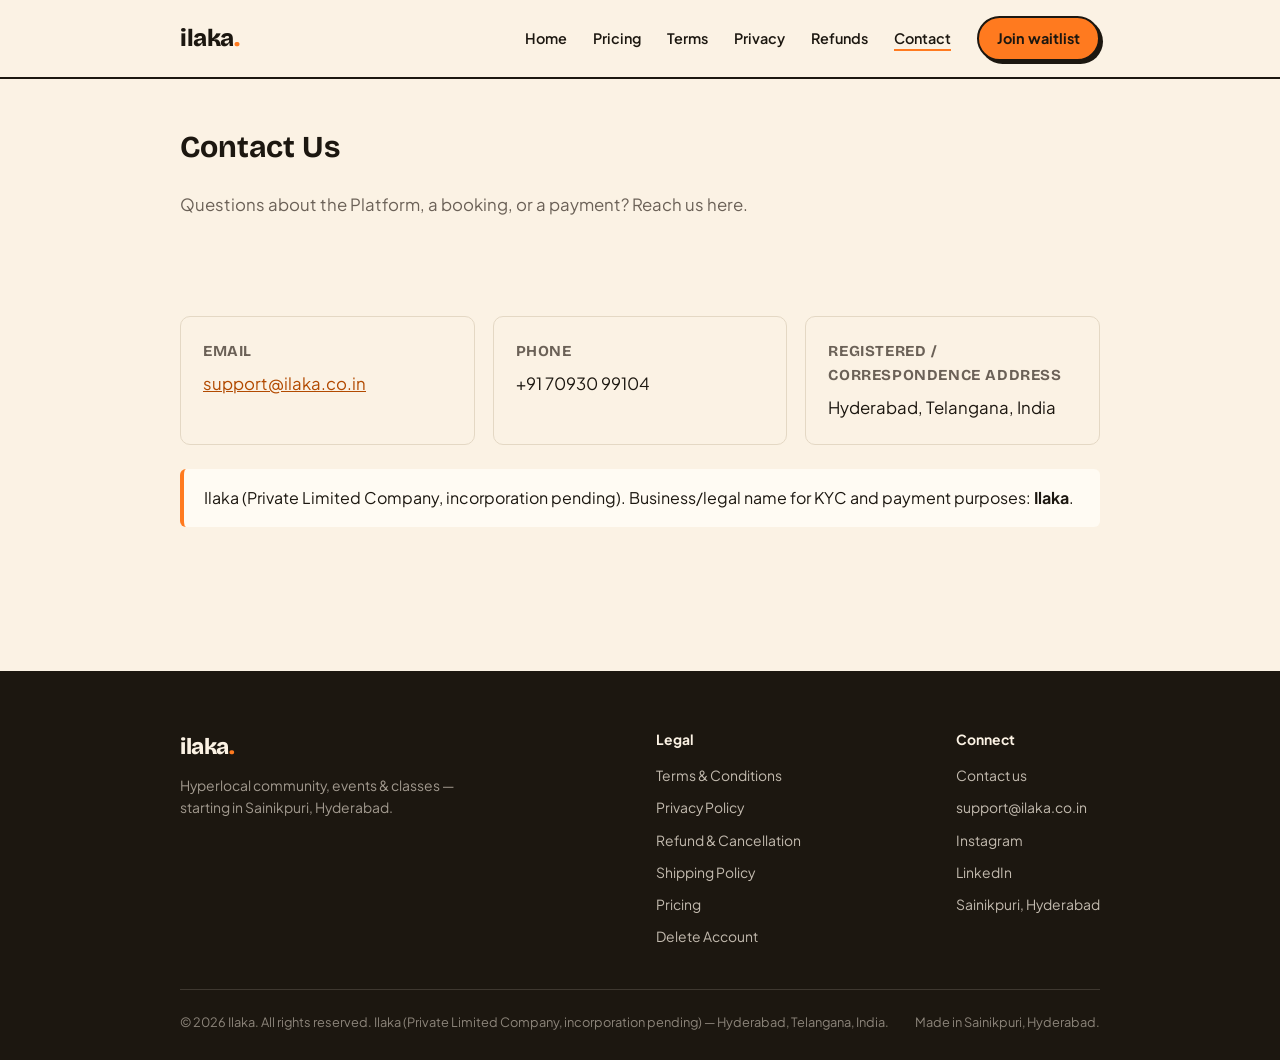
<file: contact.html>
<!DOCTYPE html>
<html lang="en-IN">
<head>
<meta charset="UTF-8">
<meta name="viewport" content="width=device-width, initial-scale=1.0">
<title>Contact Ilaka — Sainikpuri, Hyderabad</title>
<meta name="description" content="Get in touch with the Ilaka team in Sainikpuri, Hyderabad — support for organisers and neighbours, partnership enquiries, and beta access questions.">
<meta name="robots" content="index, follow, max-image-preview:large, max-snippet:-1, max-video-preview:-1">
<link rel="canonical" href="https://www.ilaka.co.in/contact.html">
<meta name="theme-color" content="#FBF2E4">
<link rel="apple-touch-icon" href="assets/ilaka-icon.png">

<meta property="og:type" content="website">
<meta property="og:site_name" content="Ilaka">
<meta property="og:locale" content="en_IN">
<meta property="og:url" content="https://www.ilaka.co.in/contact.html">
<meta property="og:title" content="Contact Ilaka — Sainikpuri, Hyderabad">
<meta property="og:description" content="Get in touch with the Ilaka team in Sainikpuri, Hyderabad — support for organisers and neighbours, partnership enquiries, and beta access questions.">
<meta property="og:image" content="https://www.ilaka.co.in/assets/photos/community-2.jpg">
<meta property="og:image:width" content="800">
<meta property="og:image:height" content="450">
<meta property="og:image:alt" content="Riders and adventure motorcycles on a rocky plateau under a wide sky">
<meta name="twitter:card" content="summary_large_image">
<meta name="twitter:title" content="Contact Ilaka — Sainikpuri, Hyderabad">
<meta name="twitter:description" content="Get in touch with the Ilaka team in Sainikpuri, Hyderabad — support for organisers and neighbours, partnership enquiries, and beta access questions.">
<meta name="twitter:image" content="https://www.ilaka.co.in/assets/photos/community-2.jpg">
<link rel="preconnect" href="https://fonts.googleapis.com">
<link rel="preconnect" href="https://fonts.gstatic.com" crossorigin>
<link href="https://fonts.googleapis.com/css2?family=Bricolage+Grotesque:wght@400;600;700;800&family=Plus+Jakarta+Sans:wght@400;500;600;700&display=swap" rel="stylesheet">
<link rel="icon" type="image/png" href="assets/ilaka-icon.png">
<link rel="stylesheet" href="css/style.css">
<script type="application/ld+json">
{
  "@context": "https://schema.org",
  "@graph": [
    {
      "@type": "WebPage",
      "@id": "https://www.ilaka.co.in/contact.html#webpage",
      "url": "https://www.ilaka.co.in/contact.html",
      "name": "Contact",
      "inLanguage": "en-IN",
      "isPartOf": { "@id": "https://www.ilaka.co.in/#website" },
      "publisher": { "@id": "https://www.ilaka.co.in/#organization" }
    },
    {
      "@type": "BreadcrumbList",
      "@id": "https://www.ilaka.co.in/contact.html#breadcrumb",
      "itemListElement": [
        { "@type": "ListItem", "position": 1, "name": "Home", "item": "https://www.ilaka.co.in/" },
        { "@type": "ListItem", "position": 2, "name": "Contact", "item": "https://www.ilaka.co.in/contact.html" }
      ]
    }
  ]
}
</script>
</head>
<body>

<header class="site">
  <div class="wrap">
    <a class="brand" href="index.html">ilaka<span>.</span></a>
    <nav class="main">
      <a href="index.html">Home</a>
      <a href="pricing.html">Pricing</a>
      <a href="terms.html">Terms</a>
      <a href="privacy.html">Privacy</a>
      <a href="refunds.html">Refunds</a>
      <a href="contact.html" aria-current="page">Contact</a>
      <a class="nav-cta" href="index.html#join">Join waitlist</a>
    </nav>
  </div>
</header>

<div class="page-header">
  <div class="wrap">
    <h1>Contact Us</h1>
    <p class="dek">Questions about the Platform, a booking, or a payment? Reach us here.</p>
  </div>
</div>

<main>
  <div class="wrap">

    <div class="contact-grid">
      <div class="card">
        <h3>Email</h3>
        <p><a href="mailto:support@ilaka.co.in">support@ilaka.co.in</a></p>
      </div>
      <div class="card">
        <h3>Phone</h3>
        <p>+91 70930 99104</p>
      </div>
      <div class="card">
        <h3>Registered / correspondence address</h3>
        <p>Hyderabad, Telangana, India</p>
      </div>
    </div>

    <div class="callout">
      Ilaka (Private Limited Company, incorporation pending). Business/legal name for KYC and payment purposes: <strong>Ilaka</strong>.
    </div>

  </div>
</main>

<footer class="site">
  <div class="wrap">
    <div class="foot-grid">
      <div class="foot-brand">
        <a class="foot-wordmark" href="index.html">ilaka<span>.</span></a>
        Hyperlocal community, events &amp; classes — starting in Sainikpuri, Hyderabad.
      </div>
      <div class="foot-links">
        <div class="foot-col-title">Legal</div>
        <a href="terms.html">Terms &amp; Conditions</a>
        <a href="privacy.html">Privacy Policy</a>
        <a href="refunds.html">Refund &amp; Cancellation</a>
        <a href="shipping.html">Shipping Policy</a>
        <a href="pricing.html">Pricing</a>
        <a href="delete-account.html">Delete Account</a>
      </div>
      <div class="foot-links">
        <div class="foot-col-title">Connect</div>
        <a href="contact.html">Contact us</a>
        <a href="mailto:support@ilaka.co.in">support@ilaka.co.in</a>
        <a href="https://www.instagram.com/ilakaofficial/" target="_blank" rel="me noopener">Instagram</a>
        <a href="https://www.linkedin.com/company/ilaka/" target="_blank" rel="me noopener">LinkedIn</a>
        <span style="font-size:0.87rem">Sainikpuri, Hyderabad</span>
      </div>
    </div>
    <div class="foot-bottom">
      <span>&copy; 2026 Ilaka. All rights reserved. Ilaka (Private Limited Company, incorporation pending) — Hyderabad, Telangana, India.</span>
      <span>Made in Sainikpuri, Hyderabad.</span>
    </div>
  </div>
</footer>

</body>
</html>
</file>
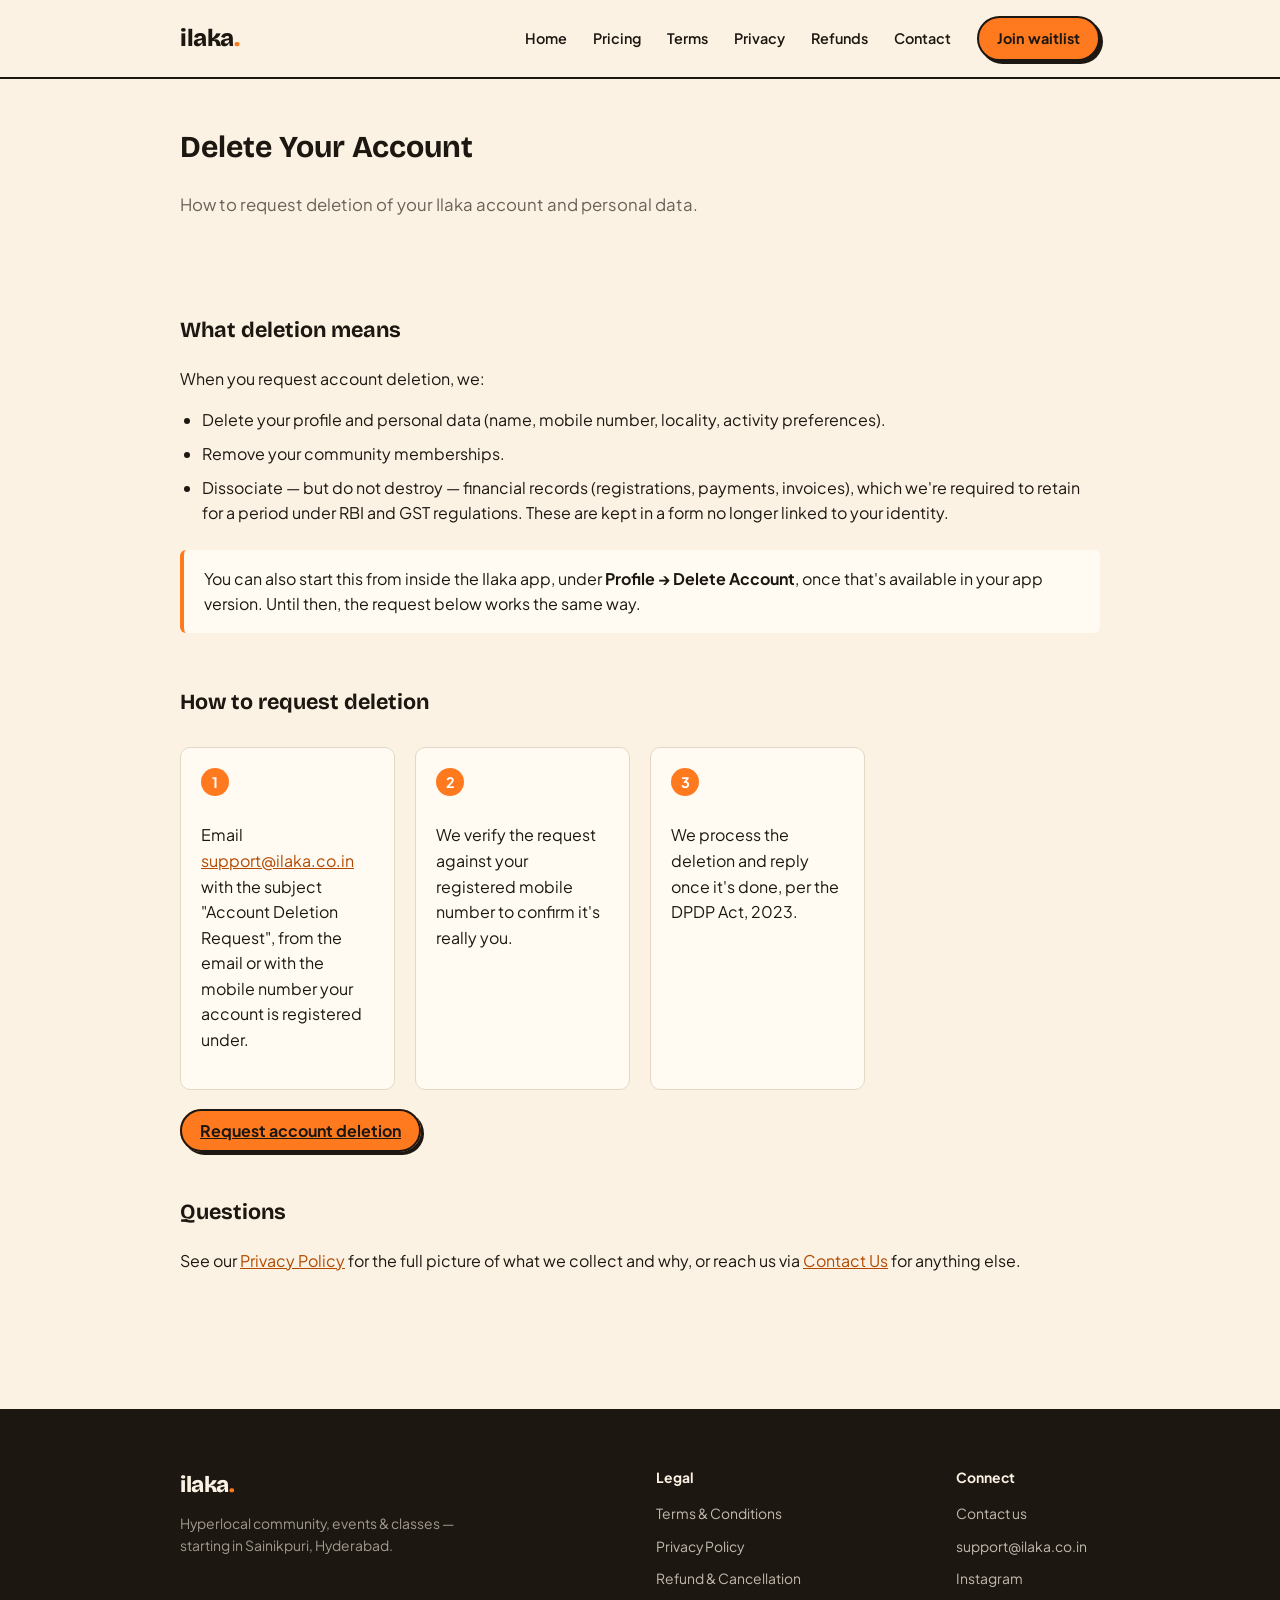
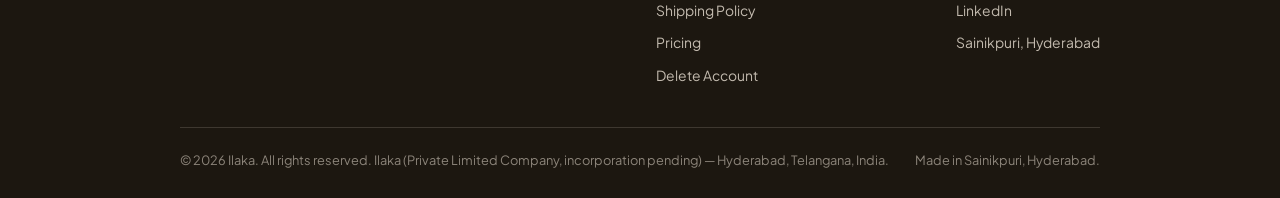
<file: delete-account.html>
<!--
  INTERNAL NOTE — NOT FOR PUBLIC VIEW BEYOND THIS COMMENT:
  This page satisfies the Play Store requirement for a public account-deletion
  request path (docs/PRODUCTION_READINESS.md §10, ilaka-website issue #1). There
  is no self-serve DELETE /me endpoint yet (tracked in ilaka-backend #24), so this
  is a ticketed process via support@ilaka.co.in rather than an in-page form —
  do not add a live form here until that endpoint exists; a form that can't
  actually submit anywhere would be a fake confirmation, which this site
  deliberately avoids elsewhere (see the waitlist fallback in index.html).
  TODO: once ilaka-backend #24 ships, wire this to the real endpoint and update
  the in-app Profile → Delete Account path to match.
-->
<!DOCTYPE html>
<html lang="en-IN">
<head>
<meta charset="UTF-8">
<meta name="viewport" content="width=device-width, initial-scale=1.0">
<title>Delete Your Account — Ilaka</title>
<meta name="description" content="How to request deletion of your Ilaka account and the personal data attached to it, what gets removed, and how long the process takes.">
<meta name="robots" content="index, follow, max-image-preview:large, max-snippet:-1, max-video-preview:-1">
<link rel="canonical" href="https://www.ilaka.co.in/delete-account.html">
<meta name="theme-color" content="#FBF2E4">
<link rel="apple-touch-icon" href="assets/ilaka-icon.png">

<meta property="og:type" content="website">
<meta property="og:site_name" content="Ilaka">
<meta property="og:locale" content="en_IN">
<meta property="og:url" content="https://www.ilaka.co.in/delete-account.html">
<meta property="og:title" content="Delete Your Account — Ilaka">
<meta property="og:description" content="How to request deletion of your Ilaka account and the personal data attached to it, what gets removed, and how long the process takes.">
<meta property="og:image" content="https://www.ilaka.co.in/assets/photos/community-2.jpg">
<meta property="og:image:width" content="800">
<meta property="og:image:height" content="450">
<meta property="og:image:alt" content="Riders and adventure motorcycles on a rocky plateau under a wide sky">
<meta name="twitter:card" content="summary_large_image">
<meta name="twitter:title" content="Delete Your Account — Ilaka">
<meta name="twitter:description" content="How to request deletion of your Ilaka account and the personal data attached to it, what gets removed, and how long the process takes.">
<meta name="twitter:image" content="https://www.ilaka.co.in/assets/photos/community-2.jpg">
<link rel="preconnect" href="https://fonts.googleapis.com">
<link rel="preconnect" href="https://fonts.gstatic.com" crossorigin>
<link href="https://fonts.googleapis.com/css2?family=Bricolage+Grotesque:wght@400;600;700;800&family=Plus+Jakarta+Sans:wght@400;500;600;700&display=swap" rel="stylesheet">
<link rel="icon" type="image/png" href="assets/ilaka-icon.png">
<link rel="stylesheet" href="css/style.css">
<script type="application/ld+json">
{
  "@context": "https://schema.org",
  "@graph": [
    {
      "@type": "WebPage",
      "@id": "https://www.ilaka.co.in/delete-account.html#webpage",
      "url": "https://www.ilaka.co.in/delete-account.html",
      "name": "Delete Your Account",
      "inLanguage": "en-IN",
      "isPartOf": { "@id": "https://www.ilaka.co.in/#website" },
      "publisher": { "@id": "https://www.ilaka.co.in/#organization" }
    },
    {
      "@type": "BreadcrumbList",
      "@id": "https://www.ilaka.co.in/delete-account.html#breadcrumb",
      "itemListElement": [
        { "@type": "ListItem", "position": 1, "name": "Home", "item": "https://www.ilaka.co.in/" },
        { "@type": "ListItem", "position": 2, "name": "Delete Your Account", "item": "https://www.ilaka.co.in/delete-account.html" }
      ]
    }
  ]
}
</script>
</head>
<body>

<header class="site">
  <div class="wrap">
    <a class="brand" href="index.html">ilaka<span>.</span></a>
    <nav class="main">
      <a href="index.html">Home</a>
      <a href="pricing.html">Pricing</a>
      <a href="terms.html">Terms</a>
      <a href="privacy.html">Privacy</a>
      <a href="refunds.html">Refunds</a>
      <a href="contact.html">Contact</a>
      <a class="nav-cta" href="index.html#join">Join waitlist</a>
    </nav>
  </div>
</header>

<div class="page-header">
  <div class="wrap">
    <h1>Delete Your Account</h1>
    <p class="dek">How to request deletion of your Ilaka account and personal data.</p>
  </div>
</div>

<main>
  <div class="wrap policy-doc">

    <h2>What deletion means</h2>
    <p>When you request account deletion, we:</p>
    <ul>
      <li>Delete your profile and personal data (name, mobile number, locality, activity preferences).</li>
      <li>Remove your community memberships.</li>
      <li>Dissociate — but do not destroy — financial records (registrations, payments, invoices), which we're required to retain for a period under RBI and GST regulations. These are kept in a form no longer linked to your identity.</li>
    </ul>

    <div class="callout">
      You can also start this from inside the Ilaka app, under <strong>Profile &rarr; Delete Account</strong>, once that's available in your app version. Until then, the request below works the same way.
    </div>

    <h2>How to request deletion</h2>
    <div class="steps">
      <div class="step">
        <span class="num">1</span>
        <p>Email <a href="mailto:support@ilaka.co.in?subject=Account%20Deletion%20Request">support@ilaka.co.in</a> with the subject "Account Deletion Request", from the email or with the mobile number your account is registered under.</p>
      </div>
      <div class="step">
        <span class="num">2</span>
        <p>We verify the request against your registered mobile number to confirm it's really you.</p>
      </div>
      <div class="step">
        <span class="num">3</span>
        <p>We process the deletion and reply once it's done, per the DPDP Act, 2023.</p>
      </div>
    </div>

    <p style="margin-top:28px">
      <a class="nav-cta" href="mailto:support@ilaka.co.in?subject=Account%20Deletion%20Request">Request account deletion</a>
    </p>

    <h2>Questions</h2>
    <p>See our <a href="privacy.html">Privacy Policy</a> for the full picture of what we collect and why, or reach us via <a href="contact.html">Contact Us</a> for anything else.</p>

  </div>
</main>

<footer class="site">
  <div class="wrap">
    <div class="foot-grid">
      <div class="foot-brand">
        <a class="foot-wordmark" href="index.html">ilaka<span>.</span></a>
        Hyperlocal community, events &amp; classes — starting in Sainikpuri, Hyderabad.
      </div>
      <div class="foot-links">
        <div class="foot-col-title">Legal</div>
        <a href="terms.html">Terms &amp; Conditions</a>
        <a href="privacy.html">Privacy Policy</a>
        <a href="refunds.html">Refund &amp; Cancellation</a>
        <a href="shipping.html">Shipping Policy</a>
        <a href="pricing.html">Pricing</a>
        <a href="delete-account.html">Delete Account</a>
      </div>
      <div class="foot-links">
        <div class="foot-col-title">Connect</div>
        <a href="contact.html">Contact us</a>
        <a href="mailto:support@ilaka.co.in">support@ilaka.co.in</a>
        <a href="https://www.instagram.com/ilakaofficial/" target="_blank" rel="me noopener">Instagram</a>
        <a href="https://www.linkedin.com/company/ilaka/" target="_blank" rel="me noopener">LinkedIn</a>
        <span style="font-size:0.87rem">Sainikpuri, Hyderabad</span>
      </div>
    </div>
    <div class="foot-bottom">
      <span>&copy; 2026 Ilaka. All rights reserved. Ilaka (Private Limited Company, incorporation pending) — Hyderabad, Telangana, India.</span>
      <span>Made in Sainikpuri, Hyderabad.</span>
    </div>
  </div>
</footer>

</body>
</html>
</file>
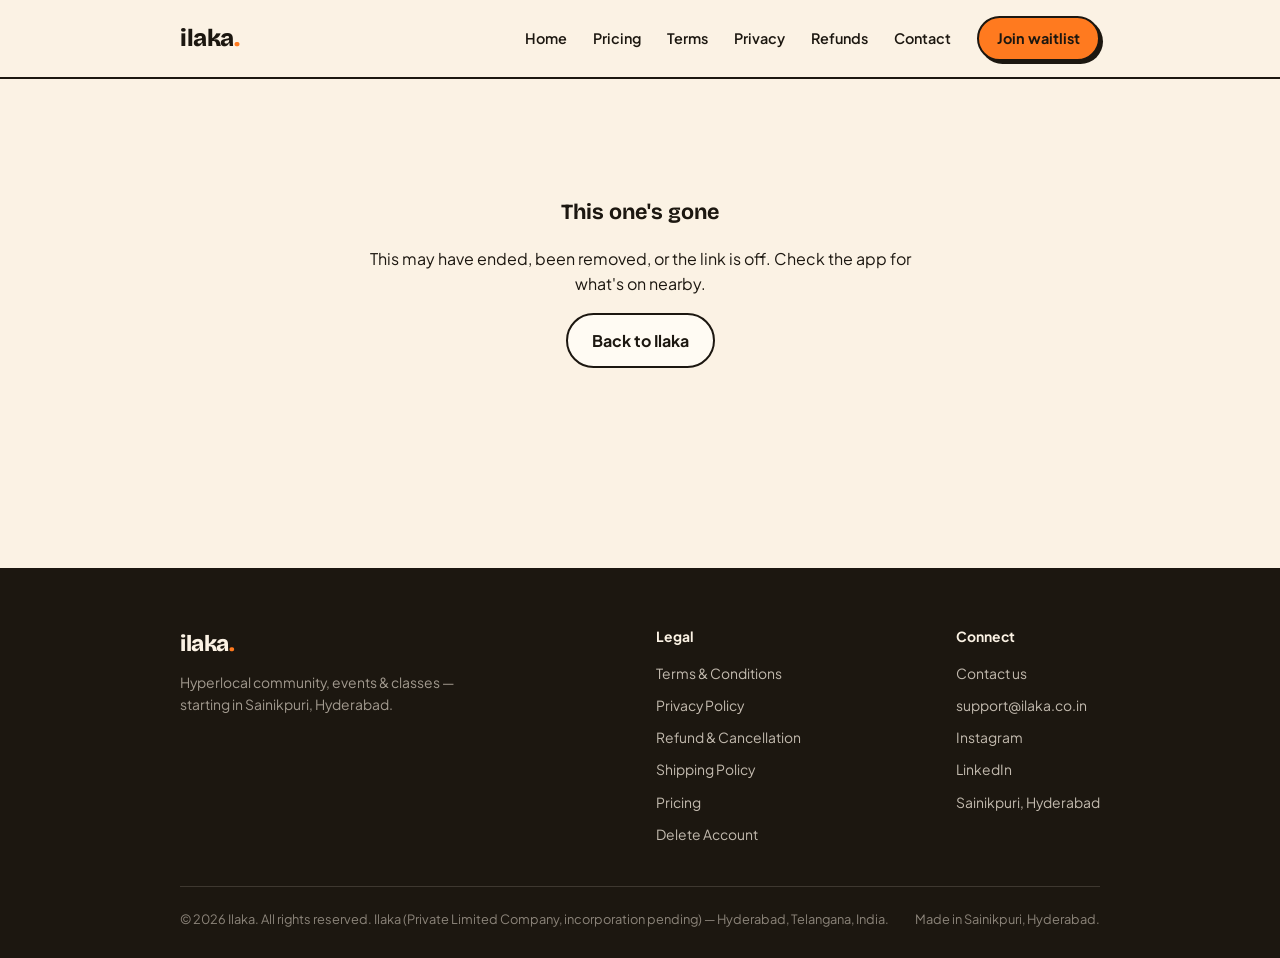
<file: event.html>
<!DOCTYPE html>
<html lang="en-IN">
<head>
<meta charset="UTF-8">
<meta name="viewport" content="width=device-width, initial-scale=1.0">
<title>Event — Ilaka</title>
<meta name="description" content="A free event or class near you, on Ilaka — Sainikpuri, Hyderabad.">
<meta name="robots" content="index, follow, max-image-preview:large, max-snippet:-1, max-video-preview:-1">
<meta name="theme-color" content="#FBF2E4">
<link rel="apple-touch-icon" href="assets/ilaka-icon.png">

<meta property="og:type" content="website">
<meta property="og:site_name" content="Ilaka">
<meta property="og:locale" content="en_IN">
<meta property="og:title" content="Event — Ilaka">
<meta property="og:description" content="A free event or class near you, on Ilaka — Sainikpuri, Hyderabad.">
<meta property="og:image" content="https://www.ilaka.co.in/assets/photos/community-2.jpg">
<meta property="og:image:width" content="800">
<meta property="og:image:height" content="450">
<meta name="twitter:card" content="summary_large_image">
<meta name="twitter:title" content="Event — Ilaka">
<meta name="twitter:description" content="A free event or class near you, on Ilaka — Sainikpuri, Hyderabad.">
<meta name="twitter:image" content="https://www.ilaka.co.in/assets/photos/community-2.jpg">
<link rel="preconnect" href="https://fonts.googleapis.com">
<link rel="preconnect" href="https://fonts.gstatic.com" crossorigin>
<link href="https://fonts.googleapis.com/css2?family=Bricolage+Grotesque:wght@400;600;700;800&family=Plus+Jakarta+Sans:wght@400;500;600;700&display=swap" rel="stylesheet">
<link rel="icon" type="image/png" href="assets/ilaka-icon.png">
<link rel="stylesheet" href="css/style.css">
</head>
<body>

<header class="site">
  <div class="wrap">
    <a class="brand" href="index.html">ilaka<span>.</span></a>
    <nav class="main">
      <a href="index.html">Home</a>
      <a href="pricing.html">Pricing</a>
      <a href="terms.html">Terms</a>
      <a href="privacy.html">Privacy</a>
      <a href="refunds.html">Refunds</a>
      <a href="contact.html">Contact</a>
      <a class="nav-cta" href="index.html#join">Join waitlist</a>
    </nav>
  </div>
</header>

<main class="event-main">
  <div class="wrap" style="max-width: 640px;">
    <div id="event-root">
      <div class="event-state" id="event-loading">
        <p>Loading event…</p>
      </div>
    </div>
  </div>
</main>

<footer class="site">
  <div class="wrap">
    <div class="foot-grid">
      <div class="foot-brand">
        <a class="foot-wordmark" href="index.html">ilaka<span>.</span></a>
        Hyperlocal community, events &amp; classes — starting in Sainikpuri, Hyderabad.
      </div>
      <div class="foot-links">
        <div class="foot-col-title">Legal</div>
        <a href="terms.html">Terms &amp; Conditions</a>
        <a href="privacy.html">Privacy Policy</a>
        <a href="refunds.html">Refund &amp; Cancellation</a>
        <a href="shipping.html">Shipping Policy</a>
        <a href="pricing.html">Pricing</a>
        <a href="delete-account.html">Delete Account</a>
      </div>
      <div class="foot-links">
        <div class="foot-col-title">Connect</div>
        <a href="contact.html">Contact us</a>
        <a href="mailto:support@ilaka.co.in">support@ilaka.co.in</a>
        <a href="https://www.instagram.com/ilakaofficial/" target="_blank" rel="me noopener">Instagram</a>
        <a href="https://www.linkedin.com/company/ilaka/" target="_blank" rel="me noopener">LinkedIn</a>
        <span style="font-size:0.87rem">Sainikpuri, Hyderabad</span>
      </div>
    </div>
    <div class="foot-bottom">
      <span>&copy; 2026 Ilaka. All rights reserved. Ilaka (Private Limited Company, incorporation pending) — Hyderabad, Telangana, India.</span>
      <span>Made in Sainikpuri, Hyderabad.</span>
    </div>
  </div>
</footer>

<script>
(function () {
  "use strict";

  // /e/:id is served by this file via a Vercel rewrite (see vercel.json), so
  // the browser's address bar — not any query string — carries the id.
  // ?id=... is kept as a fallback for local preview without Vercel rewrites.
  function getListingId() {
    var m = window.location.pathname.match(/\/e\/([^\/?#]+)/);
    if (m) return decodeURIComponent(m[1]);
    var params = new URLSearchParams(window.location.search);
    return params.get("id") || "";
  }

  var API_BASE = "https://api.ilaka.co.in/api/v1";
  var FALLBACK_IMAGE = "assets/photos/community-2.jpg";
  var UUID_RE = /^[0-9a-f]{8}-[0-9a-f]{4}-[0-9a-f]{4}-[0-9a-f]{4}-[0-9a-f]{12}$/i;

  var root = document.getElementById("event-root");

  function esc(s) {
    var div = document.createElement("div");
    div.textContent = s == null ? "" : String(s);
    return div.innerHTML;
  }

  function formatDate(iso) {
    try {
      return new Intl.DateTimeFormat("en-IN", {
        timeZone: "Asia/Kolkata",
        weekday: "short",
        day: "numeric",
        month: "short",
        hour: "numeric",
        minute: "2-digit",
      }).format(new Date(iso));
    } catch (e) {
      return iso;
    }
  }

  function renderState(title, body) {
    root.innerHTML =
      '<div class="event-state"><h2>' + esc(title) + "</h2><p>" + body + "</p>" +
      '<p><a class="btn btn-secondary" href="index.html">Back to Ilaka</a></p></div>';
  }

  function renderNotFound() {
    renderState(
      "This one's gone",
      "This may have ended, been removed, or the link is off. Check the app for what's on nearby."
    );
  }

  function renderError() {
    renderState(
      "Couldn't load this event",
      'Something went wrong on our end. <a href="javascript:location.reload()">Try again</a>, or open it in the app once it\'s out.'
    );
  }

  function renderCommunity(id, community) {
    document.title = community.name + " — Ilaka";

    var photoUrl = community.banner_medium_url || FALLBACK_IMAGE;

    var metaRows = [];
    metaRows.push(
      "<div>👥 <strong>" + esc(community.member_count) + " member" +
      (community.member_count === 1 ? "" : "s") + "</strong></div>"
    );
    if (community.locality) {
      metaRows.push("<div>📍 " + esc(community.locality.name) + "</div>");
    }
    if (community.organiser) {
      metaRows.push("<div>🎟️ Hosted by <strong>" + esc(community.organiser.display_name) + "</strong></div>");
    }

    var description = community.description
      ? '<p style="color: var(--ink); margin: 0 0 20px;">' + esc(community.description) + "</p>"
      : "";

    root.innerHTML =
      '<div class="event-card">' +
      '<div class="event-photo-wrap"><img src="' + esc(photoUrl) + '" alt="' + esc(community.name) + '" loading="eager"></div>' +
      '<div class="event-body">' +
      '<h1 class="event-title">' + esc(community.name) + "</h1>" +
      '<div class="event-meta">' + metaRows.join("") + "</div>" +
      description +
      '<div class="event-actions">' +
      '<a class="btn btn-primary" id="open-in-app" href="ilaka://communities/' + esc(id) + '">Open in ILAKA</a>' +
      '<a class="btn btn-secondary" href="/app">Get the app</a>' +
      "</div>" +
      "</div>" +
      "</div>";
  }

  function renderListing(id, listing) {
    document.title = listing.title + " — Ilaka";

    var photoUrl =
      listing.images && listing.images.length ? listing.images[0].url : FALLBACK_IMAGE;

    var isFree = Number(listing.price_paise) === 0;
    var priceBadge = isFree
      ? '<span class="badge badge-free">Free</span>'
      : '<span class="badge badge-paid">₹' + (Number(listing.price_paise) / 100).toFixed(0) + "</span>";

    var occurrences = listing.occurrences || [];
    var dateLine = "Dates coming soon";
    if (occurrences.length === 1) {
      dateLine = formatDate(occurrences[0].starts_at);
    } else if (occurrences.length > 1) {
      dateLine =
        formatDate(occurrences[0].starts_at) + " · +" + (occurrences.length - 1) + " more date" +
        (occurrences.length - 1 === 1 ? "" : "s");
    }

    var metaRows = [];
    metaRows.push("<div>📅 <strong>" + esc(dateLine) + "</strong></div>");
    if (listing.locality) {
      metaRows.push("<div>📍 " + esc(listing.locality.name) + "</div>");
    }
    if (listing.organiser) {
      metaRows.push("<div>🎟️ Hosted by <strong>" + esc(listing.organiser.display_name) + "</strong></div>");
    }

    var description = listing.description
      ? '<p style="color: var(--ink); margin: 0 0 20px;">' + esc(listing.description) + "</p>"
      : "";

    root.innerHTML =
      '<div class="event-card">' +
      '<div class="event-photo-wrap"><img src="' + esc(photoUrl) + '" alt="' + esc(listing.title) + '" loading="eager"></div>' +
      '<div class="event-body">' +
      '<div class="event-badges">' + priceBadge + "</div>" +
      '<h1 class="event-title">' + esc(listing.title) + "</h1>" +
      '<div class="event-meta">' + metaRows.join("") + "</div>" +
      description +
      '<div class="event-actions">' +
      '<a class="btn btn-primary" id="open-in-app" href="ilaka://listings/' + esc(id) + '">Open in ILAKA</a>' +
      '<a class="btn btn-secondary" href="/app">Get the app</a>' +
      "</div>" +
      "</div>" +
      "</div>";
  }

  // A shared /e/:id can point at a listing or, from Community Profile's
  // Share button (M6), a community — same URL shape, no way to tell from
  // the id alone. Try listings first (the common case), fall back to
  // communities on a 404 before giving up.
  function fetchJson(path) {
    return fetch(API_BASE + path, { headers: { Accept: "application/json" } }).then(function (res) {
      if (res.status === 404) return null;
      if (!res.ok) throw new Error("HTTP " + res.status);
      return res.json();
    });
  }

  function main() {
    var id = getListingId();
    if (!id || !UUID_RE.test(id)) {
      renderNotFound();
      return;
    }

    fetchJson("/listings/" + encodeURIComponent(id))
      .then(function (listing) {
        if (listing) {
          renderListing(id, listing);
          return;
        }
        return fetchJson("/communities/" + encodeURIComponent(id)).then(function (community) {
          if (community) renderCommunity(id, community);
          else renderNotFound();
        });
      })
      .catch(function () {
        renderError();
      });
  }

  main();
})();
</script>

</body>
</html>
</file>
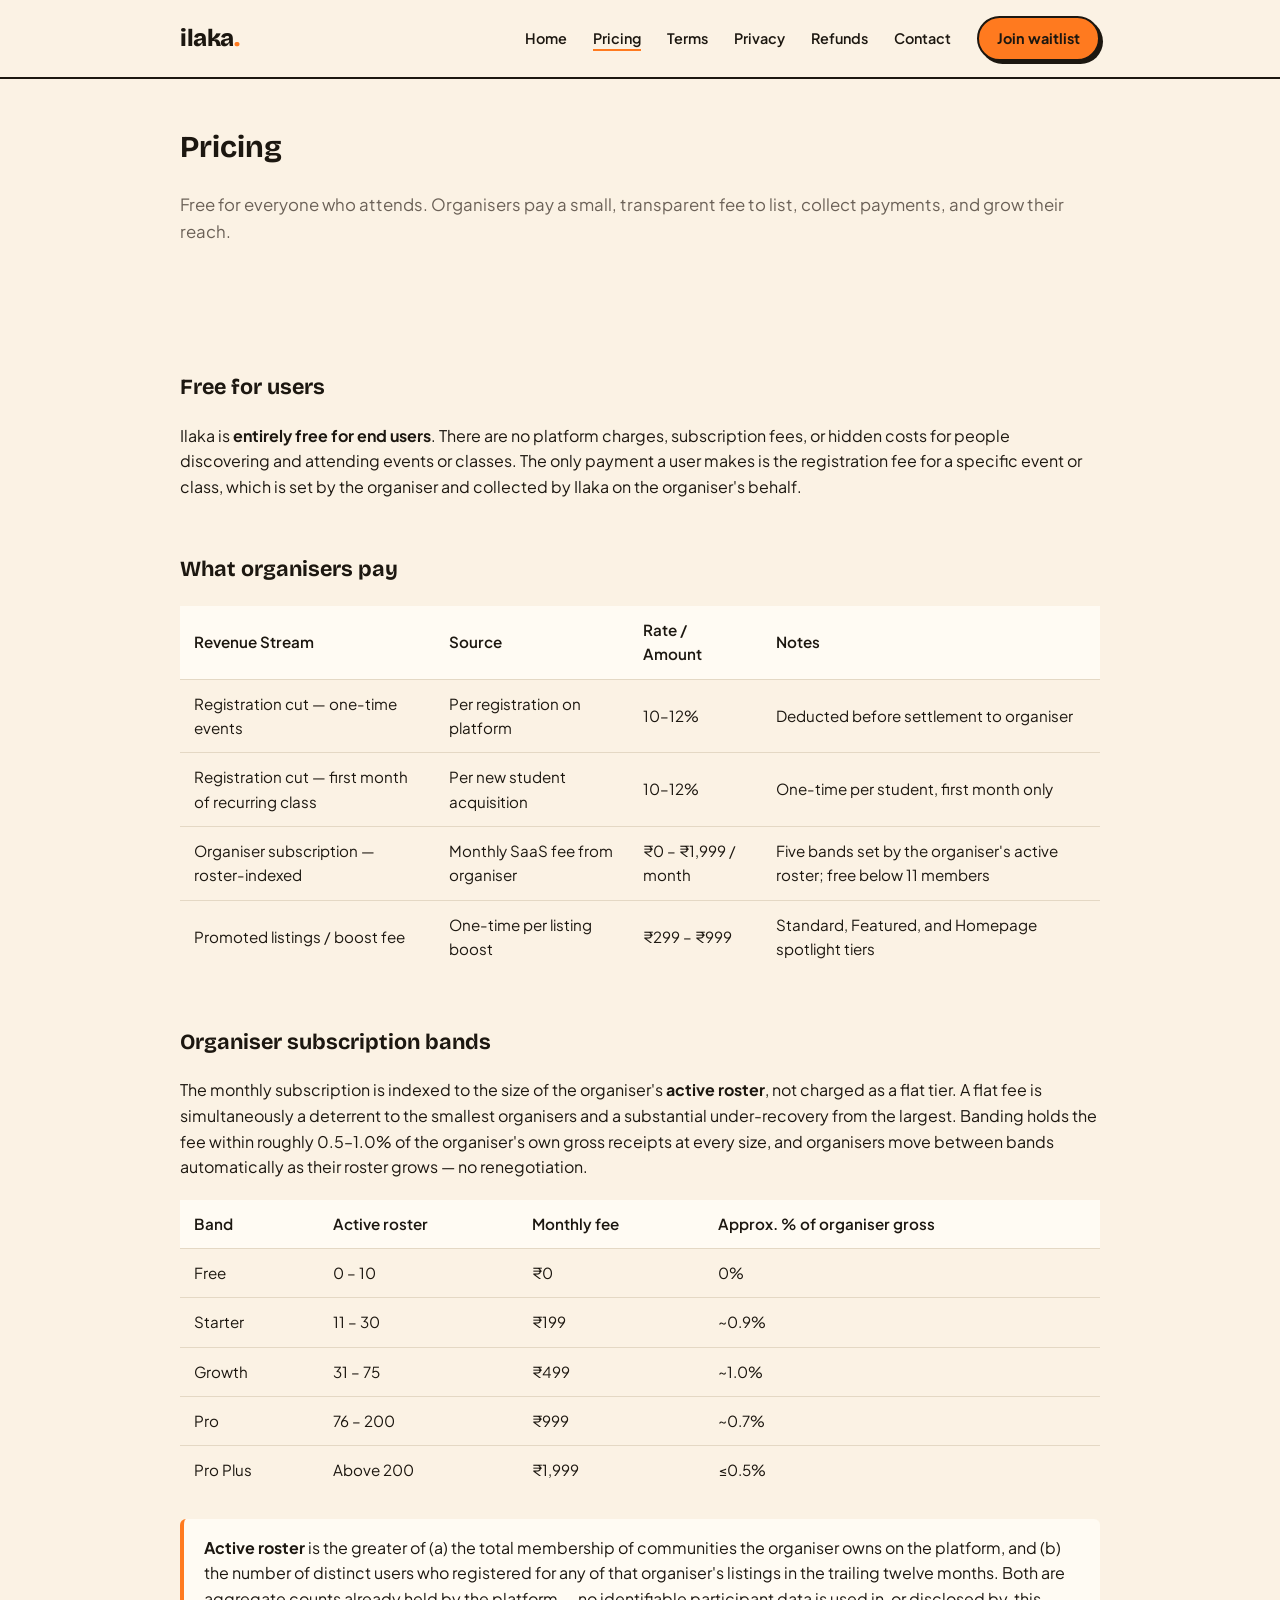
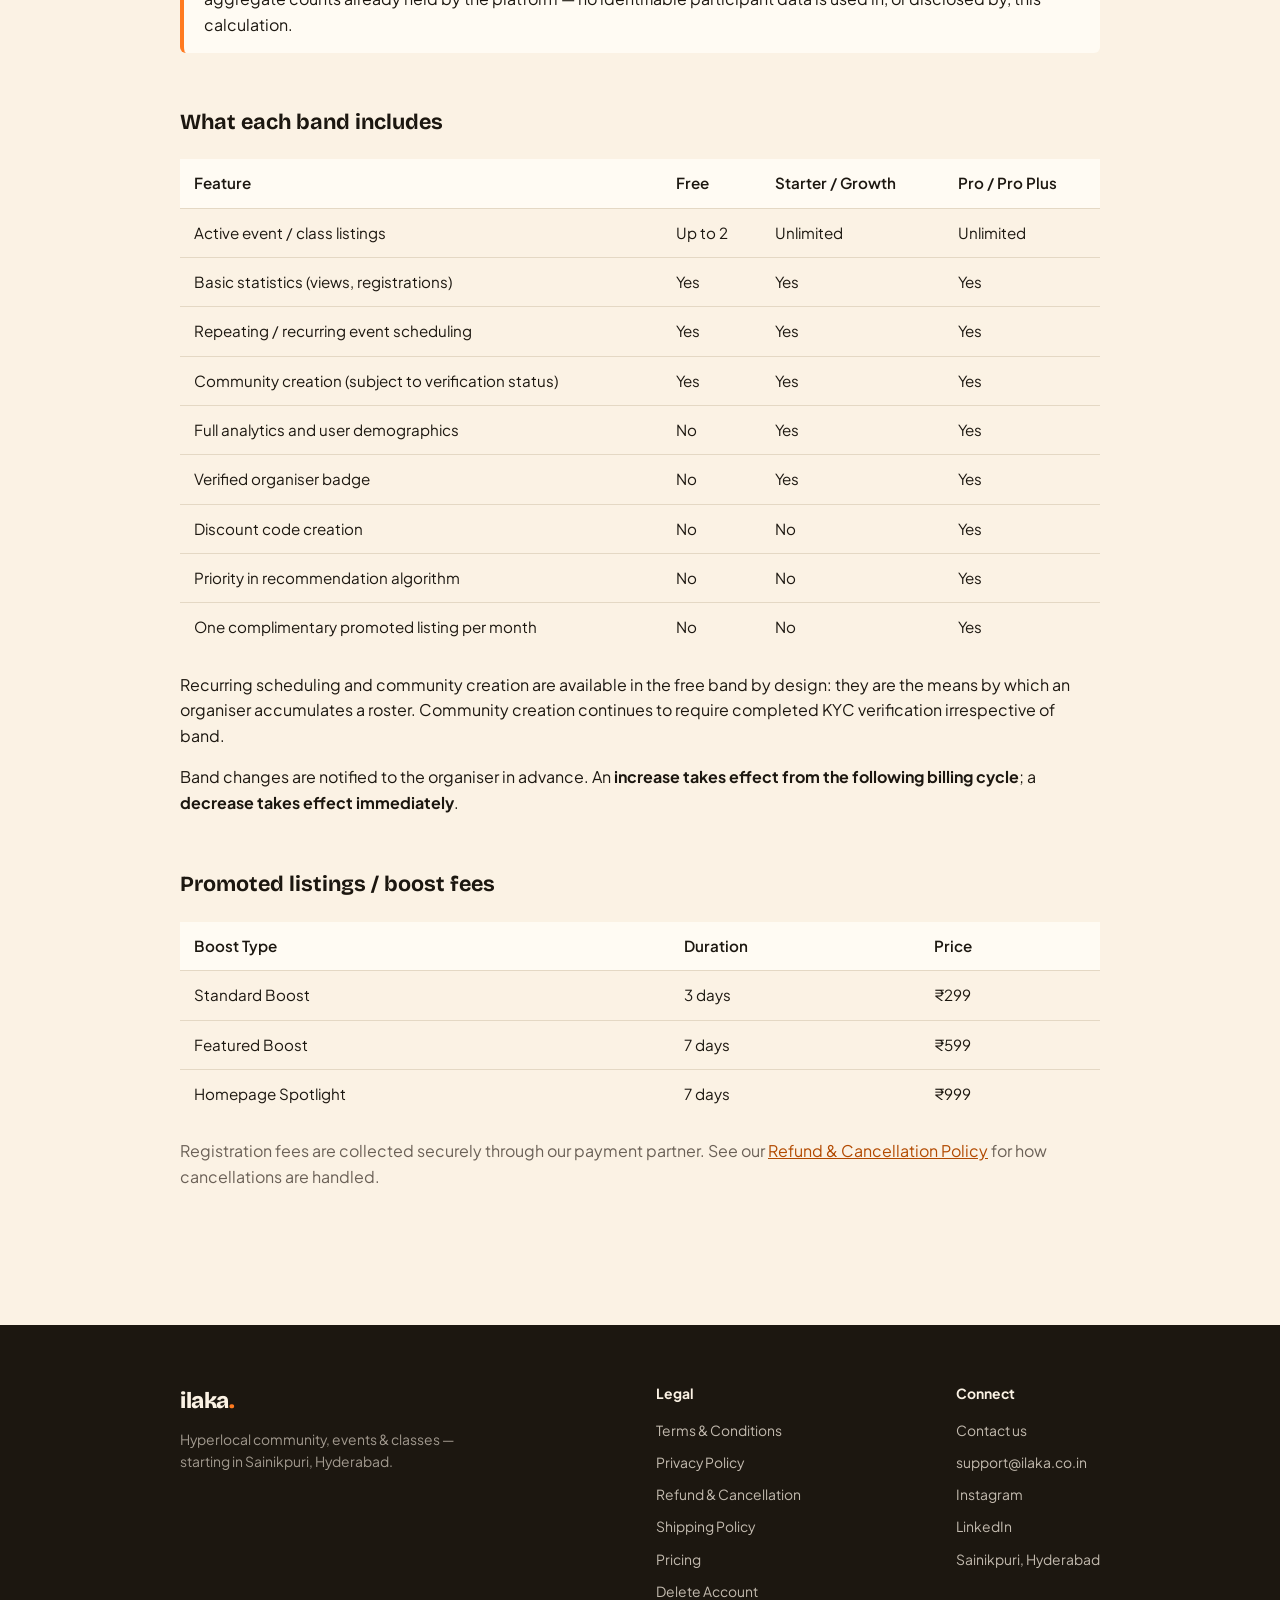
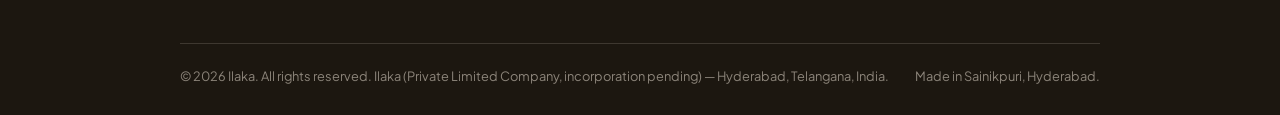
<file: pricing.html>
<!DOCTYPE html>
<html lang="en-IN">
<head>
<meta charset="UTF-8">
<meta name="viewport" content="width=device-width, initial-scale=1.0">
<title>Pricing for Organisers — Free to Attend | Ilaka</title>
<meta name="description" content="Ilaka is free for everyone attending events and classes. See organiser fees: registration cut, subscription tiers, and boost pricing.">
<meta name="robots" content="index, follow, max-image-preview:large, max-snippet:-1, max-video-preview:-1">
<link rel="canonical" href="https://www.ilaka.co.in/pricing.html">
<meta name="theme-color" content="#FBF2E4">
<link rel="apple-touch-icon" href="assets/ilaka-icon.png">

<meta property="og:type" content="website">
<meta property="og:site_name" content="Ilaka">
<meta property="og:locale" content="en_IN">
<meta property="og:url" content="https://www.ilaka.co.in/pricing.html">
<meta property="og:title" content="Pricing for Organisers — Free to Attend | Ilaka">
<meta property="og:description" content="Ilaka is free for everyone attending events and classes. See organiser fees: registration cut, subscription tiers, and boost pricing.">
<meta property="og:image" content="https://www.ilaka.co.in/assets/photos/community-2.jpg">
<meta property="og:image:width" content="800">
<meta property="og:image:height" content="450">
<meta property="og:image:alt" content="Riders and adventure motorcycles on a rocky plateau under a wide sky">
<meta name="twitter:card" content="summary_large_image">
<meta name="twitter:title" content="Pricing for Organisers — Free to Attend | Ilaka">
<meta name="twitter:description" content="Ilaka is free for everyone attending events and classes. See organiser fees: registration cut, subscription tiers, and boost pricing.">
<meta name="twitter:image" content="https://www.ilaka.co.in/assets/photos/community-2.jpg">
<link rel="preconnect" href="https://fonts.googleapis.com">
<link rel="preconnect" href="https://fonts.gstatic.com" crossorigin>
<link href="https://fonts.googleapis.com/css2?family=Bricolage+Grotesque:wght@400;600;700;800&family=Plus+Jakarta+Sans:wght@400;500;600;700&display=swap" rel="stylesheet">
<link rel="icon" type="image/png" href="assets/ilaka-icon.png">
<link rel="stylesheet" href="css/style.css">
<script type="application/ld+json">
{
  "@context": "https://schema.org",
  "@graph": [
    {
      "@type": "WebPage",
      "@id": "https://www.ilaka.co.in/pricing.html#webpage",
      "url": "https://www.ilaka.co.in/pricing.html",
      "name": "Pricing",
      "inLanguage": "en-IN",
      "isPartOf": { "@id": "https://www.ilaka.co.in/#website" },
      "publisher": { "@id": "https://www.ilaka.co.in/#organization" }
    },
    {
      "@type": "BreadcrumbList",
      "@id": "https://www.ilaka.co.in/pricing.html#breadcrumb",
      "itemListElement": [
        { "@type": "ListItem", "position": 1, "name": "Home", "item": "https://www.ilaka.co.in/" },
        { "@type": "ListItem", "position": 2, "name": "Pricing", "item": "https://www.ilaka.co.in/pricing.html" }
      ]
    }
  ]
}
</script>
</head>
<body>

<header class="site">
  <div class="wrap">
    <a class="brand" href="index.html">ilaka<span>.</span></a>
    <nav class="main">
      <a href="index.html">Home</a>
      <a href="pricing.html" aria-current="page">Pricing</a>
      <a href="terms.html">Terms</a>
      <a href="privacy.html">Privacy</a>
      <a href="refunds.html">Refunds</a>
      <a href="contact.html">Contact</a>
      <a class="nav-cta" href="index.html#join">Join waitlist</a>
    </nav>
  </div>
</header>

<div class="page-header">
  <div class="wrap">
    <h1>Pricing</h1>
    <p class="dek">Free for everyone who attends. Organisers pay a small, transparent fee to list, collect payments, and grow their reach.</p>
  </div>
</div>

<main>
  <div class="wrap">

    <h2>Free for users</h2>
    <p>Ilaka is <strong>entirely free for end users</strong>. There are no platform charges, subscription fees, or hidden costs for people discovering and attending events or classes. The only payment a user makes is the registration fee for a specific event or class, which is set by the organiser and collected by Ilaka on the organiser's behalf.</p>

    <h2>What organisers pay</h2>
    <table>
      <thead>
        <tr>
          <th>Revenue Stream</th>
          <th>Source</th>
          <th>Rate / Amount</th>
          <th>Notes</th>
        </tr>
      </thead>
      <tbody>
        <tr>
          <td>Registration cut — one-time events</td>
          <td>Per registration on platform</td>
          <td>10–12%</td>
          <td>Deducted before settlement to organiser</td>
        </tr>
        <tr>
          <td>Registration cut — first month of recurring class</td>
          <td>Per new student acquisition</td>
          <td>10–12%</td>
          <td>One-time per student, first month only</td>
        </tr>
        <tr>
          <td>Organiser subscription — roster-indexed</td>
          <td>Monthly SaaS fee from organiser</td>
          <td>₹0 – ₹1,999 / month</td>
          <td>Five bands set by the organiser's active roster; free below 11 members</td>
        </tr>
        <tr>
          <td>Promoted listings / boost fee</td>
          <td>One-time per listing boost</td>
          <td>₹299 – ₹999</td>
          <td>Standard, Featured, and Homepage spotlight tiers</td>
        </tr>
      </tbody>
    </table>

    <h2>Organiser subscription bands</h2>
    <p>The monthly subscription is indexed to the size of the organiser's <strong>active roster</strong>, not charged as a flat tier. A flat fee is simultaneously a deterrent to the smallest organisers and a substantial under-recovery from the largest. Banding holds the fee within roughly 0.5–1.0% of the organiser's own gross receipts at every size, and organisers move between bands automatically as their roster grows — no renegotiation.</p>

    <table>
      <thead>
        <tr><th>Band</th><th>Active roster</th><th>Monthly fee</th><th>Approx. % of organiser gross</th></tr>
      </thead>
      <tbody>
        <tr><td>Free</td><td>0 – 10</td><td>₹0</td><td>0%</td></tr>
        <tr><td>Starter</td><td>11 – 30</td><td>₹199</td><td>~0.9%</td></tr>
        <tr><td>Growth</td><td>31 – 75</td><td>₹499</td><td>~1.0%</td></tr>
        <tr><td>Pro</td><td>76 – 200</td><td>₹999</td><td>~0.7%</td></tr>
        <tr><td>Pro Plus</td><td>Above 200</td><td>₹1,999</td><td>≤0.5%</td></tr>
      </tbody>
    </table>

    <div class="callout">
      <strong>Active roster</strong> is the greater of (a) the total membership of communities the organiser owns on the platform, and (b) the number of distinct users who registered for any of that organiser's listings in the trailing twelve months. Both are aggregate counts already held by the platform — no identifiable participant data is used in, or disclosed by, this calculation.
    </div>

    <h2>What each band includes</h2>
    <table>
      <thead>
        <tr><th>Feature</th><th>Free</th><th>Starter / Growth</th><th>Pro / Pro Plus</th></tr>
      </thead>
      <tbody>
        <tr><td>Active event / class listings</td><td>Up to 2</td><td>Unlimited</td><td>Unlimited</td></tr>
        <tr><td>Basic statistics (views, registrations)</td><td>Yes</td><td>Yes</td><td>Yes</td></tr>
        <tr><td>Repeating / recurring event scheduling</td><td>Yes</td><td>Yes</td><td>Yes</td></tr>
        <tr><td>Community creation (subject to verification status)</td><td>Yes</td><td>Yes</td><td>Yes</td></tr>
        <tr><td>Full analytics and user demographics</td><td>No</td><td>Yes</td><td>Yes</td></tr>
        <tr><td>Verified organiser badge</td><td>No</td><td>Yes</td><td>Yes</td></tr>
        <tr><td>Discount code creation</td><td>No</td><td>No</td><td>Yes</td></tr>
        <tr><td>Priority in recommendation algorithm</td><td>No</td><td>No</td><td>Yes</td></tr>
        <tr><td>One complimentary promoted listing per month</td><td>No</td><td>No</td><td>Yes</td></tr>
      </tbody>
    </table>

    <p>Recurring scheduling and community creation are available in the free band by design: they are the means by which an organiser accumulates a roster. Community creation continues to require completed KYC verification irrespective of band.</p>

    <p>Band changes are notified to the organiser in advance. An <strong>increase takes effect from the following billing cycle</strong>; a <strong>decrease takes effect immediately</strong>.</p>

    <h2>Promoted listings / boost fees</h2>
    <table>
      <thead>
        <tr><th>Boost Type</th><th>Duration</th><th>Price</th></tr>
      </thead>
      <tbody>
        <tr><td>Standard Boost</td><td>3 days</td><td>₹299</td></tr>
        <tr><td>Featured Boost</td><td>7 days</td><td>₹599</td></tr>
        <tr><td>Homepage Spotlight</td><td>7 days</td><td>₹999</td></tr>
      </tbody>
    </table>

    <p class="lead">Registration fees are collected securely through our payment partner. See our <a href="refunds.html">Refund &amp; Cancellation Policy</a> for how cancellations are handled.</p>

  </div>
</main>

<footer class="site">
  <div class="wrap">
    <div class="foot-grid">
      <div class="foot-brand">
        <a class="foot-wordmark" href="index.html">ilaka<span>.</span></a>
        Hyperlocal community, events &amp; classes — starting in Sainikpuri, Hyderabad.
      </div>
      <div class="foot-links">
        <div class="foot-col-title">Legal</div>
        <a href="terms.html">Terms &amp; Conditions</a>
        <a href="privacy.html">Privacy Policy</a>
        <a href="refunds.html">Refund &amp; Cancellation</a>
        <a href="shipping.html">Shipping Policy</a>
        <a href="pricing.html">Pricing</a>
        <a href="delete-account.html">Delete Account</a>
      </div>
      <div class="foot-links">
        <div class="foot-col-title">Connect</div>
        <a href="contact.html">Contact us</a>
        <a href="mailto:support@ilaka.co.in">support@ilaka.co.in</a>
        <a href="https://www.instagram.com/ilakaofficial/" target="_blank" rel="me noopener">Instagram</a>
        <a href="https://www.linkedin.com/company/ilaka/" target="_blank" rel="me noopener">LinkedIn</a>
        <span style="font-size:0.87rem">Sainikpuri, Hyderabad</span>
      </div>
    </div>
    <div class="foot-bottom">
      <span>&copy; 2026 Ilaka. All rights reserved. Ilaka (Private Limited Company, incorporation pending) — Hyderabad, Telangana, India.</span>
      <span>Made in Sainikpuri, Hyderabad.</span>
    </div>
  </div>
</footer>

</body>
</html>
</file>
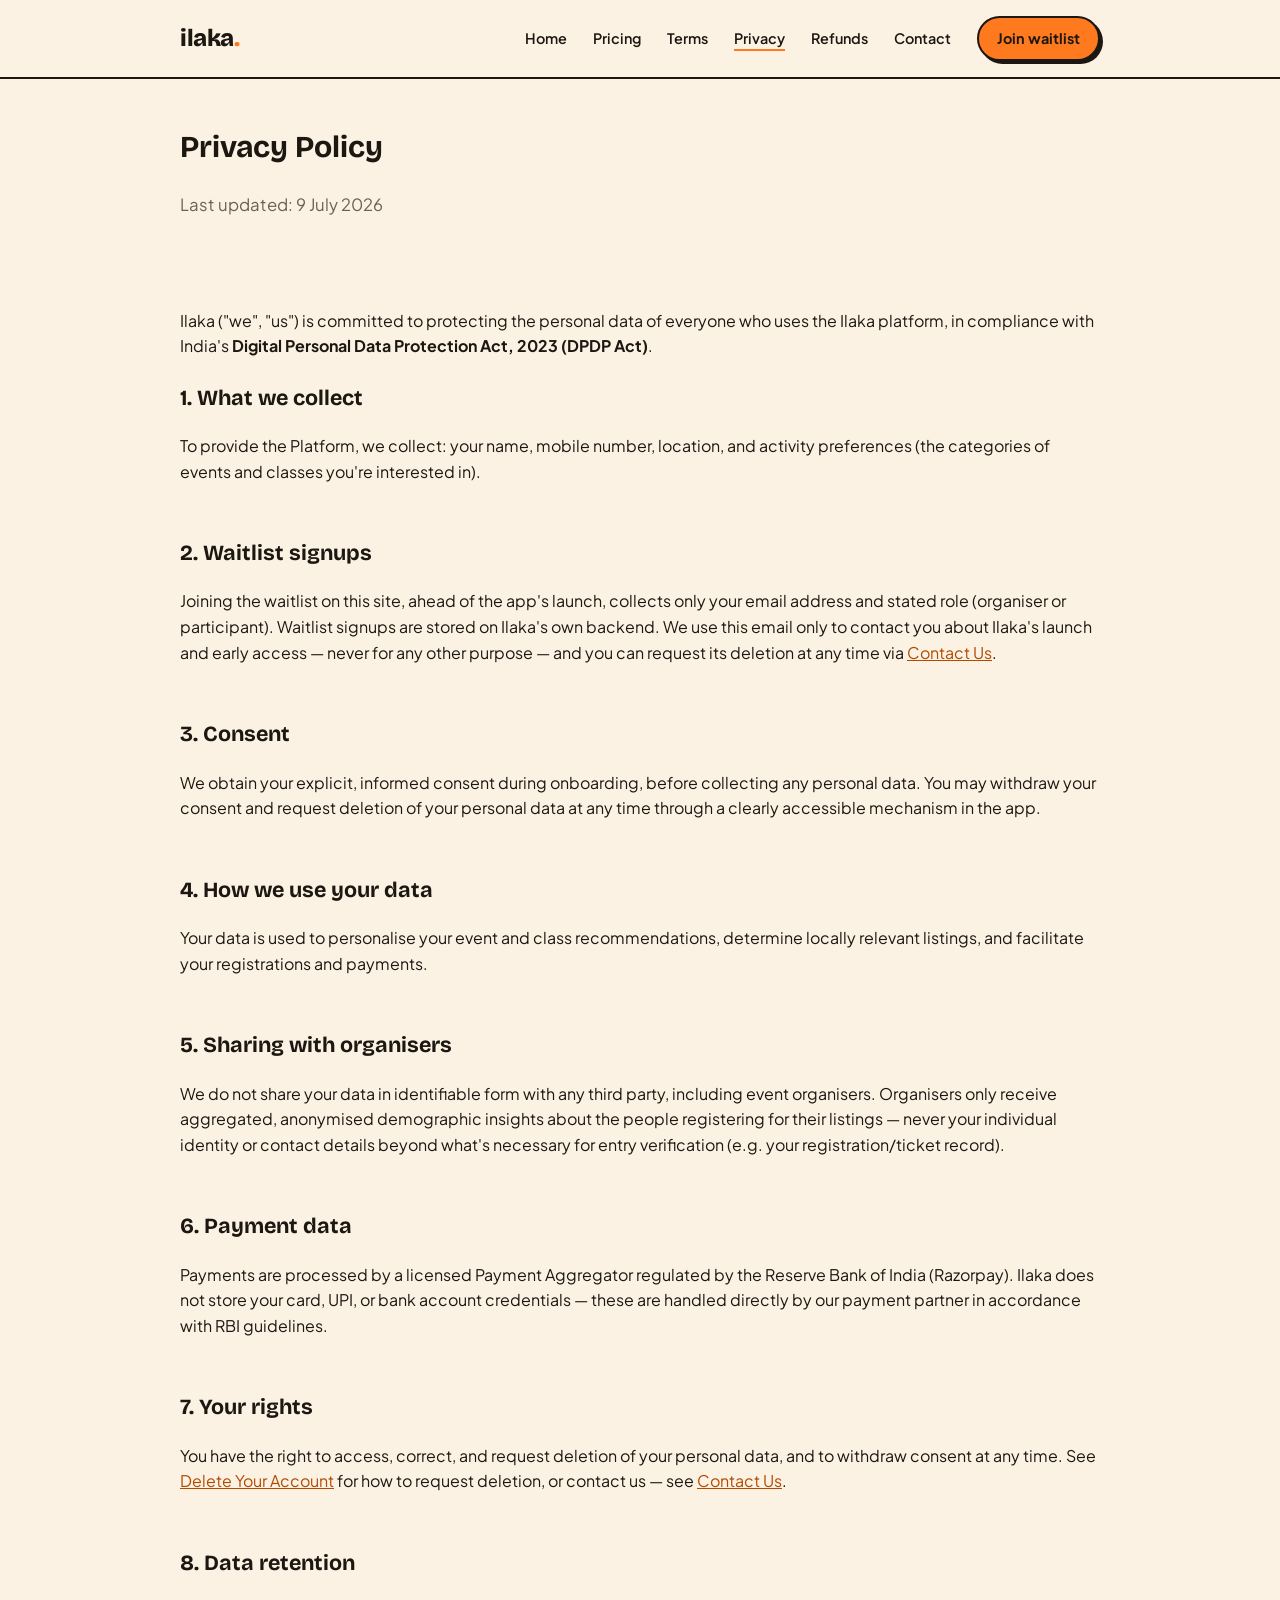
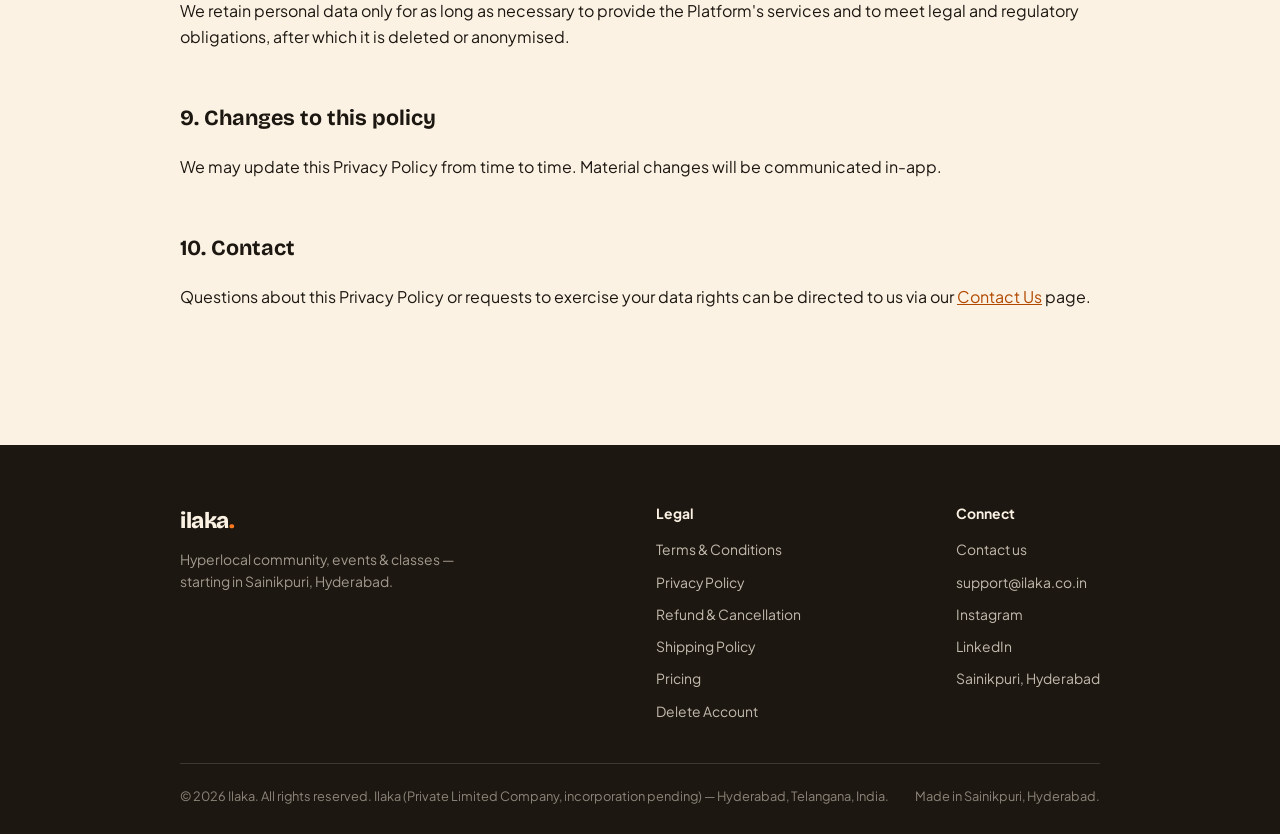
<file: privacy.html>
<!DOCTYPE html>
<html lang="en-IN">
<head>
<meta charset="UTF-8">
<meta name="viewport" content="width=device-width, initial-scale=1.0">
<title>Privacy Policy — Ilaka</title>
<meta name="description" content="How Ilaka collects, uses, stores and protects your personal data — what we gather at signup and registration, who we share it with, and your rights.">
<meta name="robots" content="index, follow, max-image-preview:large, max-snippet:-1, max-video-preview:-1">
<link rel="canonical" href="https://www.ilaka.co.in/privacy.html">
<meta name="theme-color" content="#FBF2E4">
<link rel="apple-touch-icon" href="assets/ilaka-icon.png">

<meta property="og:type" content="website">
<meta property="og:site_name" content="Ilaka">
<meta property="og:locale" content="en_IN">
<meta property="og:url" content="https://www.ilaka.co.in/privacy.html">
<meta property="og:title" content="Privacy Policy — Ilaka">
<meta property="og:description" content="How Ilaka collects, uses, stores and protects your personal data — what we gather at signup and registration, who we share it with, and your rights.">
<meta property="og:image" content="https://www.ilaka.co.in/assets/photos/community-2.jpg">
<meta property="og:image:width" content="800">
<meta property="og:image:height" content="450">
<meta property="og:image:alt" content="Riders and adventure motorcycles on a rocky plateau under a wide sky">
<meta name="twitter:card" content="summary_large_image">
<meta name="twitter:title" content="Privacy Policy — Ilaka">
<meta name="twitter:description" content="How Ilaka collects, uses, stores and protects your personal data — what we gather at signup and registration, who we share it with, and your rights.">
<meta name="twitter:image" content="https://www.ilaka.co.in/assets/photos/community-2.jpg">
<link rel="preconnect" href="https://fonts.googleapis.com">
<link rel="preconnect" href="https://fonts.gstatic.com" crossorigin>
<link href="https://fonts.googleapis.com/css2?family=Bricolage+Grotesque:wght@400;600;700;800&family=Plus+Jakarta+Sans:wght@400;500;600;700&display=swap" rel="stylesheet">
<link rel="icon" type="image/png" href="assets/ilaka-icon.png">
<link rel="stylesheet" href="css/style.css">
<script type="application/ld+json">
{
  "@context": "https://schema.org",
  "@graph": [
    {
      "@type": "WebPage",
      "@id": "https://www.ilaka.co.in/privacy.html#webpage",
      "url": "https://www.ilaka.co.in/privacy.html",
      "name": "Privacy Policy",
      "inLanguage": "en-IN",
      "isPartOf": { "@id": "https://www.ilaka.co.in/#website" },
      "publisher": { "@id": "https://www.ilaka.co.in/#organization" }
    },
    {
      "@type": "BreadcrumbList",
      "@id": "https://www.ilaka.co.in/privacy.html#breadcrumb",
      "itemListElement": [
        { "@type": "ListItem", "position": 1, "name": "Home", "item": "https://www.ilaka.co.in/" },
        { "@type": "ListItem", "position": 2, "name": "Privacy Policy", "item": "https://www.ilaka.co.in/privacy.html" }
      ]
    }
  ]
}
</script>
</head>
<body>

<header class="site">
  <div class="wrap">
    <a class="brand" href="index.html">ilaka<span>.</span></a>
    <nav class="main">
      <a href="index.html">Home</a>
      <a href="pricing.html">Pricing</a>
      <a href="terms.html">Terms</a>
      <a href="privacy.html" aria-current="page">Privacy</a>
      <a href="refunds.html">Refunds</a>
      <a href="contact.html">Contact</a>
      <a class="nav-cta" href="index.html#join">Join waitlist</a>
    </nav>
  </div>
</header>

<div class="page-header">
  <div class="wrap">
    <h1>Privacy Policy</h1>
    <p class="dek">Last updated: 9 July 2026</p>
  </div>
</div>

<main>
  <div class="wrap policy-doc">

    <p>Ilaka ("we", "us") is committed to protecting the personal data of everyone who uses the Ilaka platform, in compliance with India's <strong>Digital Personal Data Protection Act, 2023 (DPDP Act)</strong>.</p>

    <h2>1. What we collect</h2>
    <p>To provide the Platform, we collect: your name, mobile number, location, and activity preferences (the categories of events and classes you're interested in).</p>

    <h2>2. Waitlist signups</h2>
    <p>Joining the waitlist on this site, ahead of the app's launch, collects only your email address and stated role (organiser or participant). Waitlist signups are stored on Ilaka's own backend. We use this email only to contact you about Ilaka's launch and early access — never for any other purpose — and you can request its deletion at any time via <a href="contact.html">Contact Us</a>.</p>

    <h2>3. Consent</h2>
    <p>We obtain your explicit, informed consent during onboarding, before collecting any personal data. You may withdraw your consent and request deletion of your personal data at any time through a clearly accessible mechanism in the app.</p>

    <h2>4. How we use your data</h2>
    <p>Your data is used to personalise your event and class recommendations, determine locally relevant listings, and facilitate your registrations and payments.</p>

    <h2>5. Sharing with organisers</h2>
    <p>We do not share your data in identifiable form with any third party, including event organisers. Organisers only receive aggregated, anonymised demographic insights about the people registering for their listings — never your individual identity or contact details beyond what's necessary for entry verification (e.g. your registration/ticket record).</p>

    <h2>6. Payment data</h2>
    <p>Payments are processed by a licensed Payment Aggregator regulated by the Reserve Bank of India (Razorpay). Ilaka does not store your card, UPI, or bank account credentials — these are handled directly by our payment partner in accordance with RBI guidelines.</p>

    <h2>7. Your rights</h2>
    <p>You have the right to access, correct, and request deletion of your personal data, and to withdraw consent at any time. See <a href="delete-account.html">Delete Your Account</a> for how to request deletion, or contact us — see <a href="contact.html">Contact Us</a>.</p>

    <h2>8. Data retention</h2>
    <p>We retain personal data only for as long as necessary to provide the Platform's services and to meet legal and regulatory obligations, after which it is deleted or anonymised.</p>

    <h2>9. Changes to this policy</h2>
    <p>We may update this Privacy Policy from time to time. Material changes will be communicated in-app.</p>

    <h2>10. Contact</h2>
    <p>Questions about this Privacy Policy or requests to exercise your data rights can be directed to us via our <a href="contact.html">Contact Us</a> page.</p>

  </div>
</main>

<footer class="site">
  <div class="wrap">
    <div class="foot-grid">
      <div class="foot-brand">
        <a class="foot-wordmark" href="index.html">ilaka<span>.</span></a>
        Hyperlocal community, events &amp; classes — starting in Sainikpuri, Hyderabad.
      </div>
      <div class="foot-links">
        <div class="foot-col-title">Legal</div>
        <a href="terms.html">Terms &amp; Conditions</a>
        <a href="privacy.html">Privacy Policy</a>
        <a href="refunds.html">Refund &amp; Cancellation</a>
        <a href="shipping.html">Shipping Policy</a>
        <a href="pricing.html">Pricing</a>
        <a href="delete-account.html">Delete Account</a>
      </div>
      <div class="foot-links">
        <div class="foot-col-title">Connect</div>
        <a href="contact.html">Contact us</a>
        <a href="mailto:support@ilaka.co.in">support@ilaka.co.in</a>
        <a href="https://www.instagram.com/ilakaofficial/" target="_blank" rel="me noopener">Instagram</a>
        <a href="https://www.linkedin.com/company/ilaka/" target="_blank" rel="me noopener">LinkedIn</a>
        <span style="font-size:0.87rem">Sainikpuri, Hyderabad</span>
      </div>
    </div>
    <div class="foot-bottom">
      <span>&copy; 2026 Ilaka. All rights reserved. Ilaka (Private Limited Company, incorporation pending) — Hyderabad, Telangana, India.</span>
      <span>Made in Sainikpuri, Hyderabad.</span>
    </div>
  </div>
</footer>

</body>
</html>
</file>
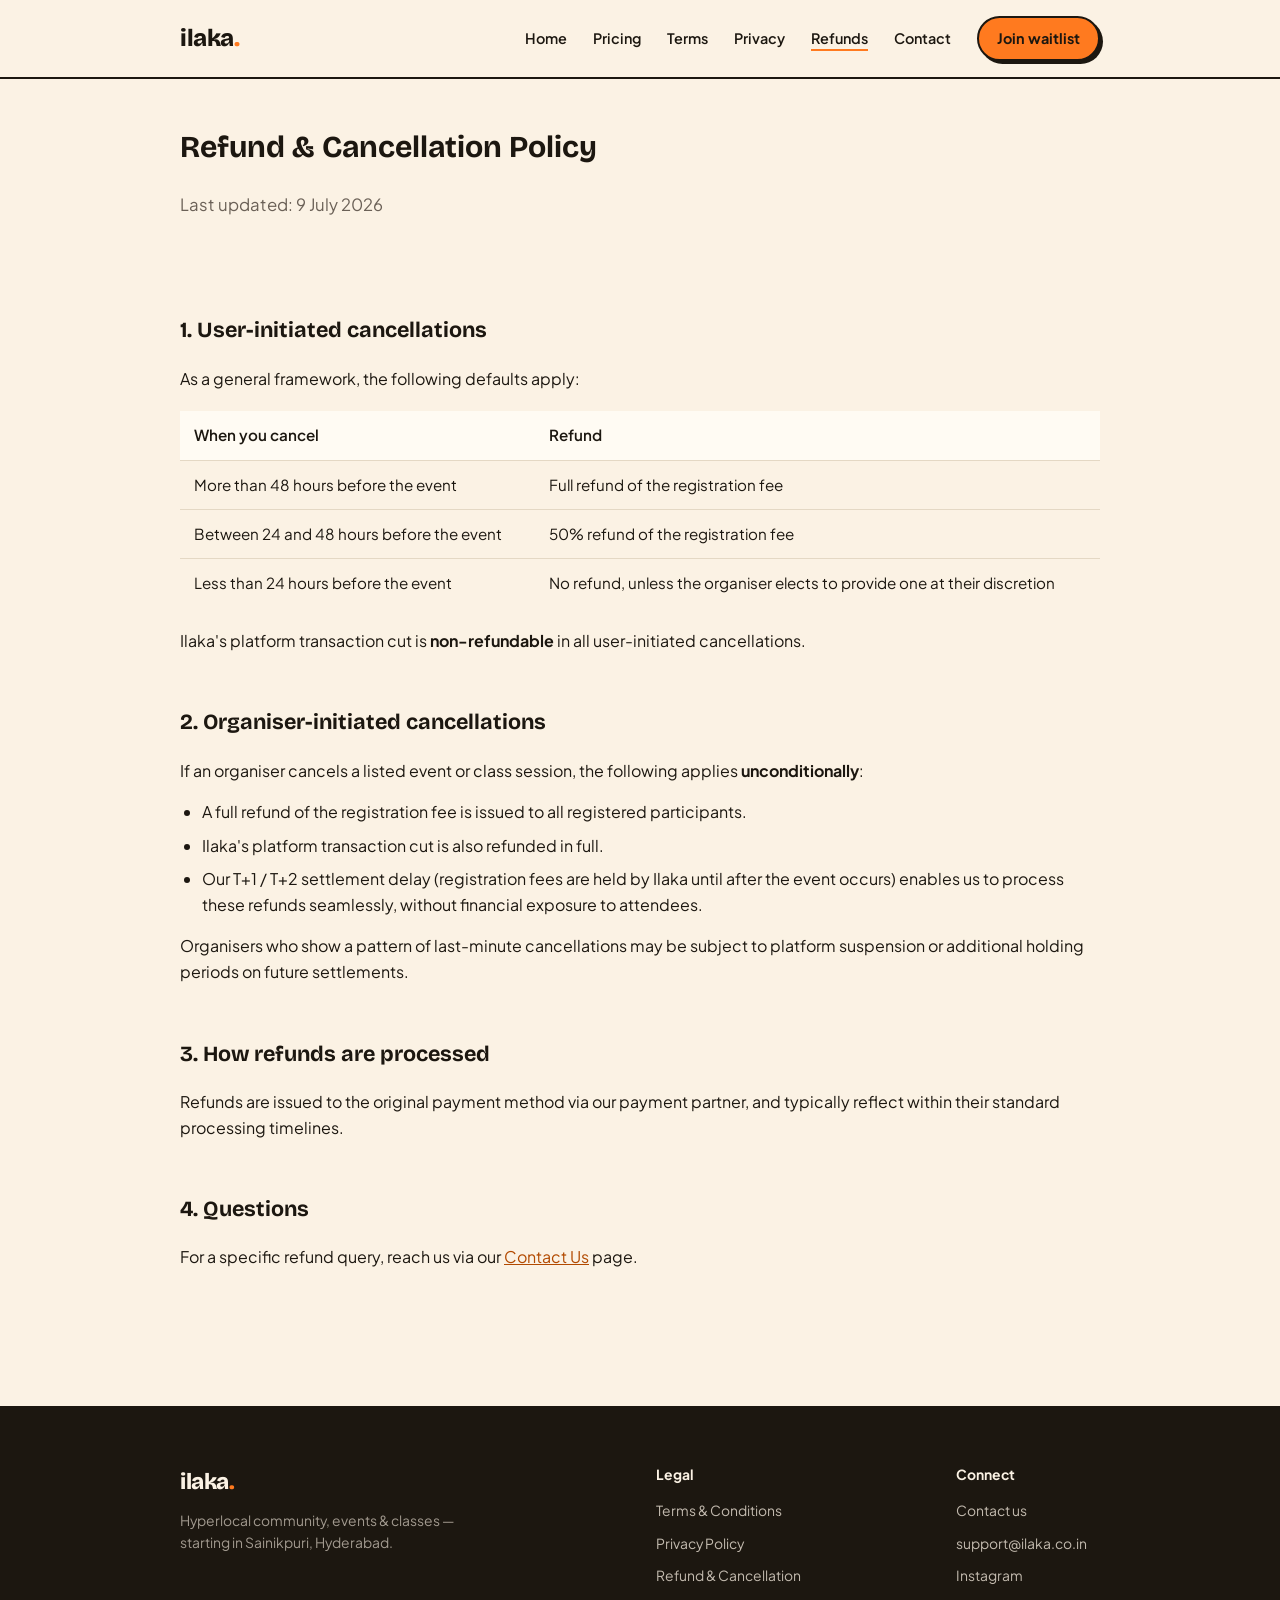
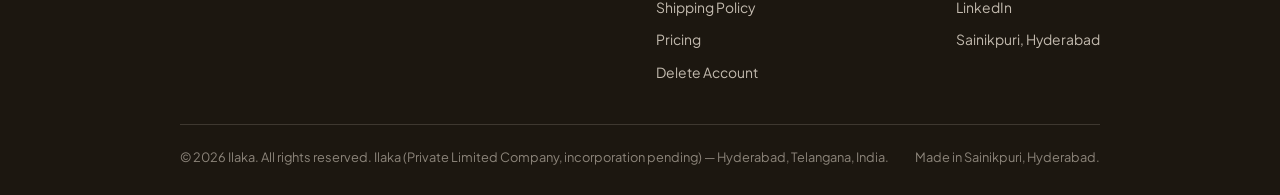
<file: refunds.html>
<!DOCTYPE html>
<html lang="en-IN">
<head>
<meta charset="UTF-8">
<meta name="viewport" content="width=device-width, initial-scale=1.0">
<title>Refund &amp; Cancellation Policy — Ilaka</title>
<meta name="description" content="Ilaka's refund and cancellation policy for event and class registrations — when refunds apply, how organiser cancellations are handled, and timelines.">
<meta name="robots" content="index, follow, max-image-preview:large, max-snippet:-1, max-video-preview:-1">
<link rel="canonical" href="https://www.ilaka.co.in/refunds.html">
<meta name="theme-color" content="#FBF2E4">
<link rel="apple-touch-icon" href="assets/ilaka-icon.png">

<meta property="og:type" content="website">
<meta property="og:site_name" content="Ilaka">
<meta property="og:locale" content="en_IN">
<meta property="og:url" content="https://www.ilaka.co.in/refunds.html">
<meta property="og:title" content="Refund &amp; Cancellation Policy — Ilaka">
<meta property="og:description" content="Ilaka's refund and cancellation policy for event and class registrations — when refunds apply, how organiser cancellations are handled, and timelines.">
<meta property="og:image" content="https://www.ilaka.co.in/assets/photos/community-2.jpg">
<meta property="og:image:width" content="800">
<meta property="og:image:height" content="450">
<meta property="og:image:alt" content="Riders and adventure motorcycles on a rocky plateau under a wide sky">
<meta name="twitter:card" content="summary_large_image">
<meta name="twitter:title" content="Refund &amp; Cancellation Policy — Ilaka">
<meta name="twitter:description" content="Ilaka's refund and cancellation policy for event and class registrations — when refunds apply, how organiser cancellations are handled, and timelines.">
<meta name="twitter:image" content="https://www.ilaka.co.in/assets/photos/community-2.jpg">
<link rel="preconnect" href="https://fonts.googleapis.com">
<link rel="preconnect" href="https://fonts.gstatic.com" crossorigin>
<link href="https://fonts.googleapis.com/css2?family=Bricolage+Grotesque:wght@400;600;700;800&family=Plus+Jakarta+Sans:wght@400;500;600;700&display=swap" rel="stylesheet">
<link rel="icon" type="image/png" href="assets/ilaka-icon.png">
<link rel="stylesheet" href="css/style.css">
<script type="application/ld+json">
{
  "@context": "https://schema.org",
  "@graph": [
    {
      "@type": "WebPage",
      "@id": "https://www.ilaka.co.in/refunds.html#webpage",
      "url": "https://www.ilaka.co.in/refunds.html",
      "name": "Refund &amp; Cancellation Policy",
      "inLanguage": "en-IN",
      "isPartOf": { "@id": "https://www.ilaka.co.in/#website" },
      "publisher": { "@id": "https://www.ilaka.co.in/#organization" }
    },
    {
      "@type": "BreadcrumbList",
      "@id": "https://www.ilaka.co.in/refunds.html#breadcrumb",
      "itemListElement": [
        { "@type": "ListItem", "position": 1, "name": "Home", "item": "https://www.ilaka.co.in/" },
        { "@type": "ListItem", "position": 2, "name": "Refund &amp; Cancellation Policy", "item": "https://www.ilaka.co.in/refunds.html" }
      ]
    }
  ]
}
</script>
</head>
<body>

<header class="site">
  <div class="wrap">
    <a class="brand" href="index.html">ilaka<span>.</span></a>
    <nav class="main">
      <a href="index.html">Home</a>
      <a href="pricing.html">Pricing</a>
      <a href="terms.html">Terms</a>
      <a href="privacy.html">Privacy</a>
      <a href="refunds.html" aria-current="page">Refunds</a>
      <a href="contact.html">Contact</a>
      <a class="nav-cta" href="index.html#join">Join waitlist</a>
    </nav>
  </div>
</header>

<div class="page-header">
  <div class="wrap">
    <h1>Refund &amp; Cancellation Policy</h1>
    <p class="dek">Last updated: 9 July 2026</p>
  </div>
</div>

<main>
  <div class="wrap policy-doc">

    <h2>1. User-initiated cancellations</h2>
    <p>As a general framework, the following defaults apply:</p>
    <table>
      <thead>
        <tr><th>When you cancel</th><th>Refund</th></tr>
      </thead>
      <tbody>
        <tr><td>More than 48 hours before the event</td><td>Full refund of the registration fee</td></tr>
        <tr><td>Between 24 and 48 hours before the event</td><td>50% refund of the registration fee</td></tr>
        <tr><td>Less than 24 hours before the event</td><td>No refund, unless the organiser elects to provide one at their discretion</td></tr>
      </tbody>
    </table>
    <p>Ilaka's platform transaction cut is <strong>non-refundable</strong> in all user-initiated cancellations.</p>

    <h2>2. Organiser-initiated cancellations</h2>
    <p>If an organiser cancels a listed event or class session, the following applies <strong>unconditionally</strong>:</p>
    <ul>
      <li>A full refund of the registration fee is issued to all registered participants.</li>
      <li>Ilaka's platform transaction cut is also refunded in full.</li>
      <li>Our T+1 / T+2 settlement delay (registration fees are held by Ilaka until after the event occurs) enables us to process these refunds seamlessly, without financial exposure to attendees.</li>
    </ul>
    <p>Organisers who show a pattern of last-minute cancellations may be subject to platform suspension or additional holding periods on future settlements.</p>

    <h2>3. How refunds are processed</h2>
    <p>Refunds are issued to the original payment method via our payment partner, and typically reflect within their standard processing timelines.</p>

    <h2>4. Questions</h2>
    <p>For a specific refund query, reach us via our <a href="contact.html">Contact Us</a> page.</p>

  </div>
</main>

<footer class="site">
  <div class="wrap">
    <div class="foot-grid">
      <div class="foot-brand">
        <a class="foot-wordmark" href="index.html">ilaka<span>.</span></a>
        Hyperlocal community, events &amp; classes — starting in Sainikpuri, Hyderabad.
      </div>
      <div class="foot-links">
        <div class="foot-col-title">Legal</div>
        <a href="terms.html">Terms &amp; Conditions</a>
        <a href="privacy.html">Privacy Policy</a>
        <a href="refunds.html">Refund &amp; Cancellation</a>
        <a href="shipping.html">Shipping Policy</a>
        <a href="pricing.html">Pricing</a>
        <a href="delete-account.html">Delete Account</a>
      </div>
      <div class="foot-links">
        <div class="foot-col-title">Connect</div>
        <a href="contact.html">Contact us</a>
        <a href="mailto:support@ilaka.co.in">support@ilaka.co.in</a>
        <a href="https://www.instagram.com/ilakaofficial/" target="_blank" rel="me noopener">Instagram</a>
        <a href="https://www.linkedin.com/company/ilaka/" target="_blank" rel="me noopener">LinkedIn</a>
        <span style="font-size:0.87rem">Sainikpuri, Hyderabad</span>
      </div>
    </div>
    <div class="foot-bottom">
      <span>&copy; 2026 Ilaka. All rights reserved. Ilaka (Private Limited Company, incorporation pending) — Hyderabad, Telangana, India.</span>
      <span>Made in Sainikpuri, Hyderabad.</span>
    </div>
  </div>
</footer>

</body>
</html>
</file>
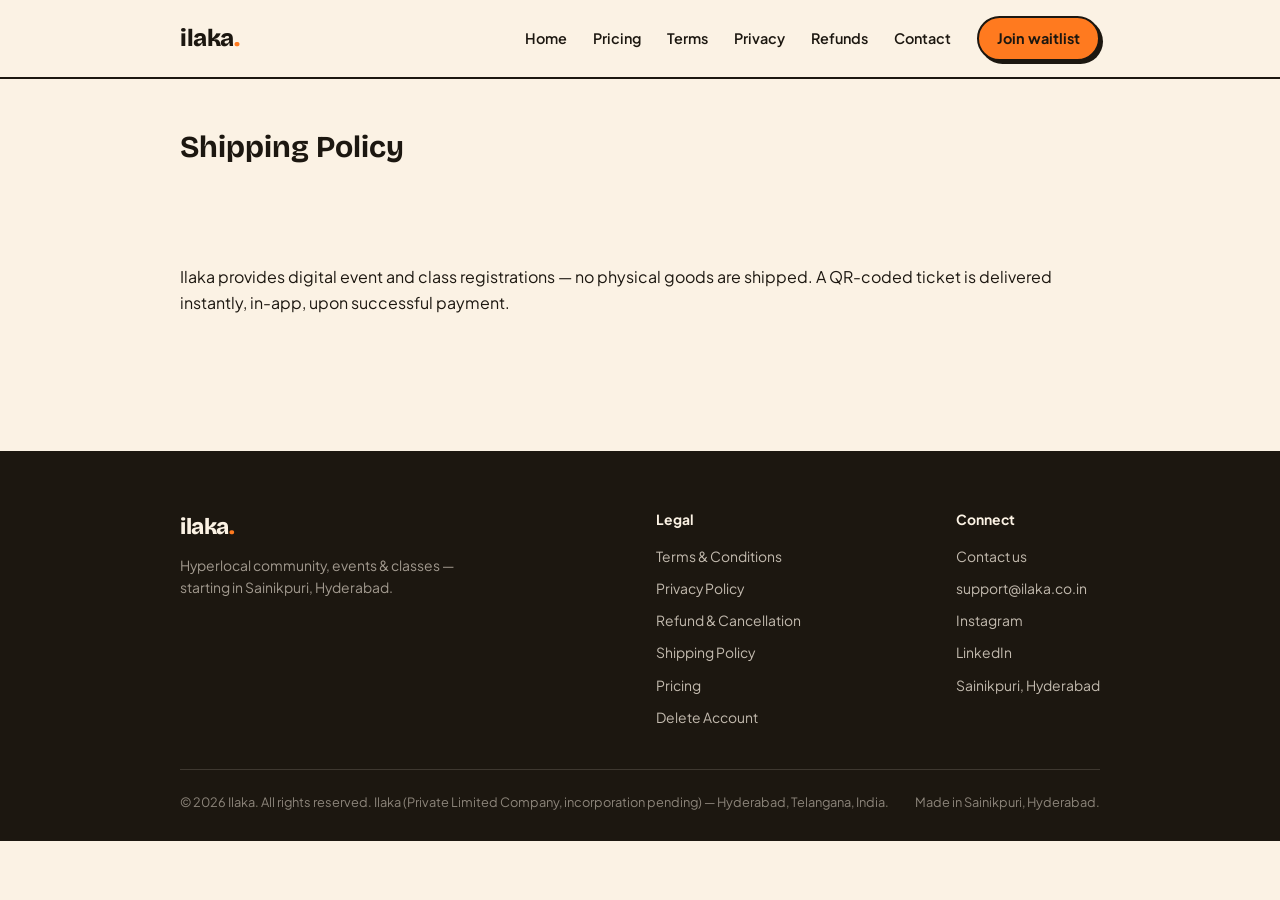
<file: shipping.html>
<!DOCTYPE html>
<html lang="en-IN">
<head>
<meta charset="UTF-8">
<meta name="viewport" content="width=device-width, initial-scale=1.0">
<title>Shipping Policy — Ilaka</title>
<meta name="description" content="Ilaka is a digital platform — tickets and registrations are delivered instantly in the app. This page explains our delivery and shipping policy.">
<meta name="robots" content="index, follow, max-image-preview:large, max-snippet:-1, max-video-preview:-1">
<link rel="canonical" href="https://www.ilaka.co.in/shipping.html">
<meta name="theme-color" content="#FBF2E4">
<link rel="apple-touch-icon" href="assets/ilaka-icon.png">

<meta property="og:type" content="website">
<meta property="og:site_name" content="Ilaka">
<meta property="og:locale" content="en_IN">
<meta property="og:url" content="https://www.ilaka.co.in/shipping.html">
<meta property="og:title" content="Shipping Policy — Ilaka">
<meta property="og:description" content="Ilaka is a digital platform — tickets and registrations are delivered instantly in the app. This page explains our delivery and shipping policy.">
<meta property="og:image" content="https://www.ilaka.co.in/assets/photos/community-2.jpg">
<meta property="og:image:width" content="800">
<meta property="og:image:height" content="450">
<meta property="og:image:alt" content="Riders and adventure motorcycles on a rocky plateau under a wide sky">
<meta name="twitter:card" content="summary_large_image">
<meta name="twitter:title" content="Shipping Policy — Ilaka">
<meta name="twitter:description" content="Ilaka is a digital platform — tickets and registrations are delivered instantly in the app. This page explains our delivery and shipping policy.">
<meta name="twitter:image" content="https://www.ilaka.co.in/assets/photos/community-2.jpg">
<link rel="preconnect" href="https://fonts.googleapis.com">
<link rel="preconnect" href="https://fonts.gstatic.com" crossorigin>
<link href="https://fonts.googleapis.com/css2?family=Bricolage+Grotesque:wght@400;600;700;800&family=Plus+Jakarta+Sans:wght@400;500;600;700&display=swap" rel="stylesheet">
<link rel="icon" type="image/png" href="assets/ilaka-icon.png">
<link rel="stylesheet" href="css/style.css">
<script type="application/ld+json">
{
  "@context": "https://schema.org",
  "@graph": [
    {
      "@type": "WebPage",
      "@id": "https://www.ilaka.co.in/shipping.html#webpage",
      "url": "https://www.ilaka.co.in/shipping.html",
      "name": "Shipping Policy",
      "inLanguage": "en-IN",
      "isPartOf": { "@id": "https://www.ilaka.co.in/#website" },
      "publisher": { "@id": "https://www.ilaka.co.in/#organization" }
    },
    {
      "@type": "BreadcrumbList",
      "@id": "https://www.ilaka.co.in/shipping.html#breadcrumb",
      "itemListElement": [
        { "@type": "ListItem", "position": 1, "name": "Home", "item": "https://www.ilaka.co.in/" },
        { "@type": "ListItem", "position": 2, "name": "Shipping Policy", "item": "https://www.ilaka.co.in/shipping.html" }
      ]
    }
  ]
}
</script>
</head>
<body>

<header class="site">
  <div class="wrap">
    <a class="brand" href="index.html">ilaka<span>.</span></a>
    <nav class="main">
      <a href="index.html">Home</a>
      <a href="pricing.html">Pricing</a>
      <a href="terms.html">Terms</a>
      <a href="privacy.html">Privacy</a>
      <a href="refunds.html">Refunds</a>
      <a href="contact.html">Contact</a>
      <a class="nav-cta" href="index.html#join">Join waitlist</a>
    </nav>
  </div>
</header>

<div class="page-header">
  <div class="wrap">
    <h1>Shipping Policy</h1>
  </div>
</div>

<main>
  <div class="wrap">
    <p>Ilaka provides digital event and class registrations — no physical goods are shipped. A QR-coded ticket is delivered instantly, in-app, upon successful payment.</p>
  </div>
</main>

<footer class="site">
  <div class="wrap">
    <div class="foot-grid">
      <div class="foot-brand">
        <a class="foot-wordmark" href="index.html">ilaka<span>.</span></a>
        Hyperlocal community, events &amp; classes — starting in Sainikpuri, Hyderabad.
      </div>
      <div class="foot-links">
        <div class="foot-col-title">Legal</div>
        <a href="terms.html">Terms &amp; Conditions</a>
        <a href="privacy.html">Privacy Policy</a>
        <a href="refunds.html">Refund &amp; Cancellation</a>
        <a href="shipping.html">Shipping Policy</a>
        <a href="pricing.html">Pricing</a>
        <a href="delete-account.html">Delete Account</a>
      </div>
      <div class="foot-links">
        <div class="foot-col-title">Connect</div>
        <a href="contact.html">Contact us</a>
        <a href="mailto:support@ilaka.co.in">support@ilaka.co.in</a>
        <a href="https://www.instagram.com/ilakaofficial/" target="_blank" rel="me noopener">Instagram</a>
        <a href="https://www.linkedin.com/company/ilaka/" target="_blank" rel="me noopener">LinkedIn</a>
        <span style="font-size:0.87rem">Sainikpuri, Hyderabad</span>
      </div>
    </div>
    <div class="foot-bottom">
      <span>&copy; 2026 Ilaka. All rights reserved. Ilaka (Private Limited Company, incorporation pending) — Hyderabad, Telangana, India.</span>
      <span>Made in Sainikpuri, Hyderabad.</span>
    </div>
  </div>
</footer>

</body>
</html>
</file>
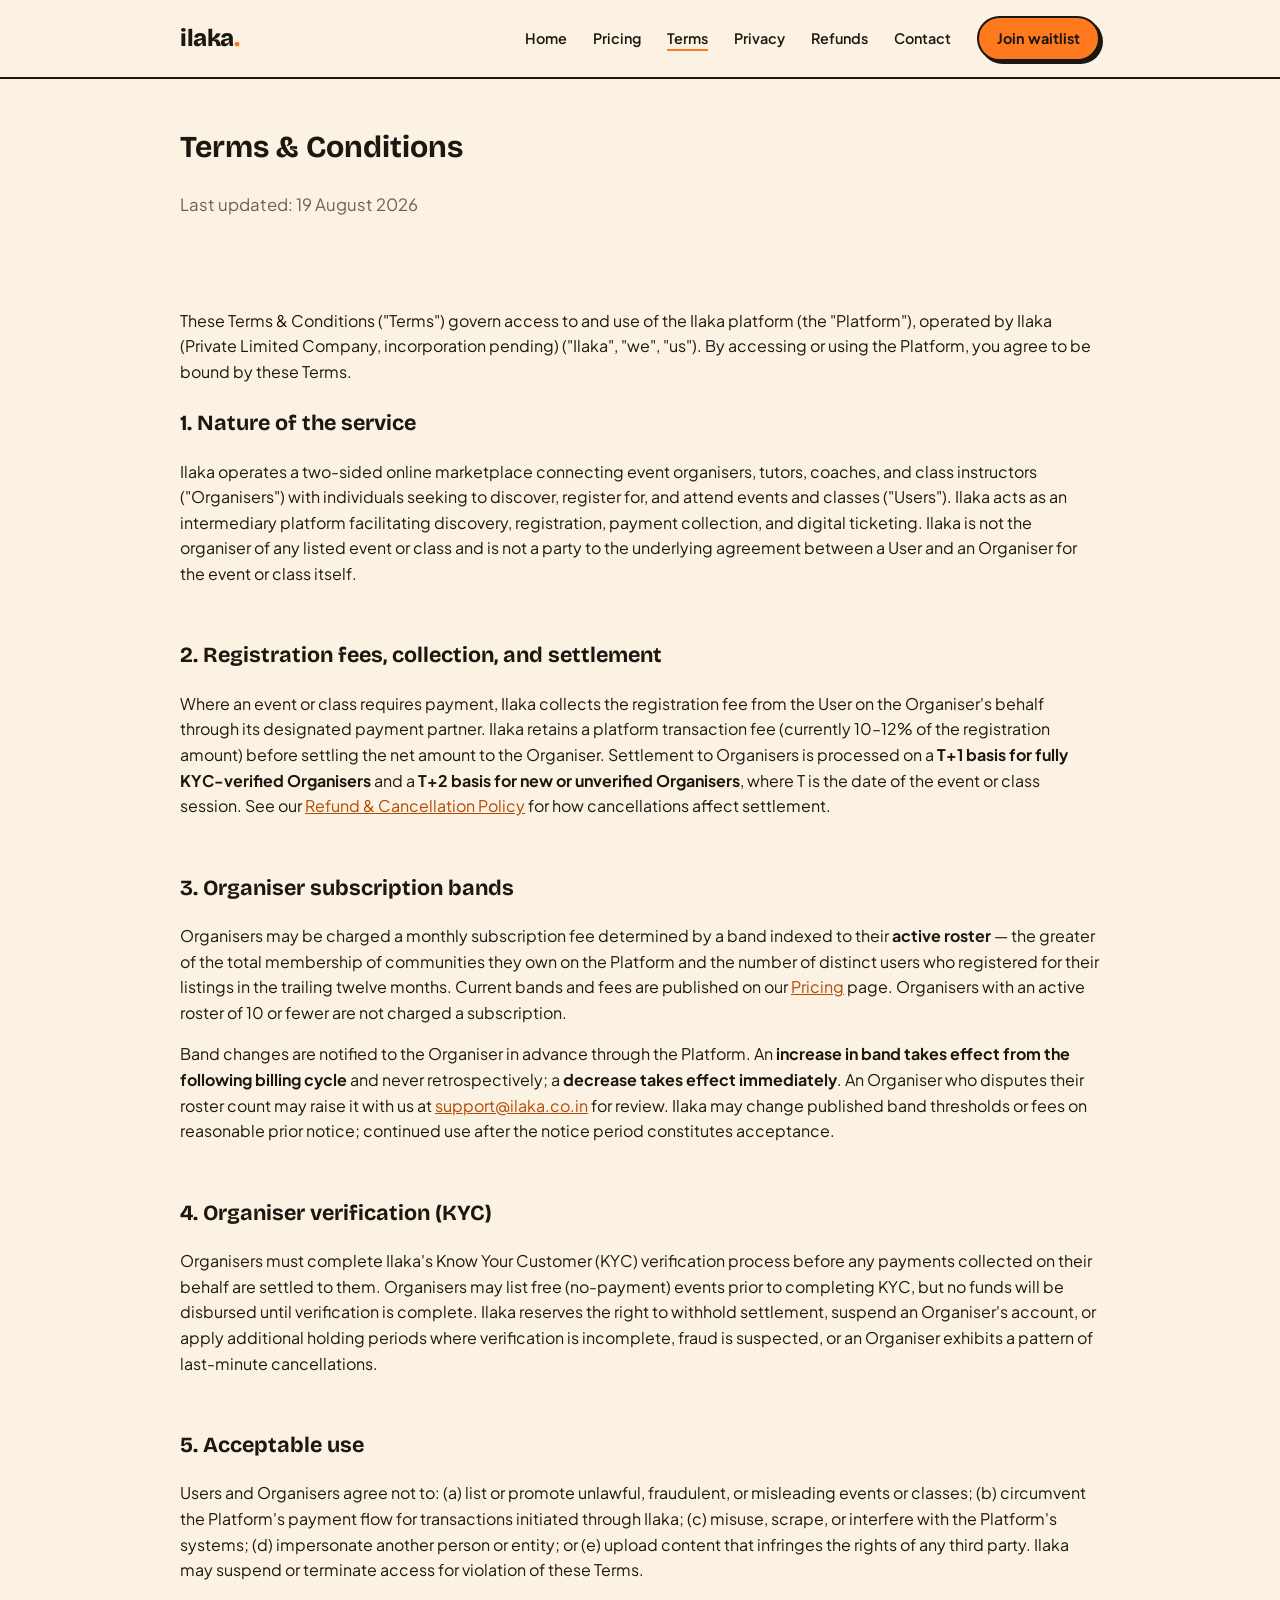
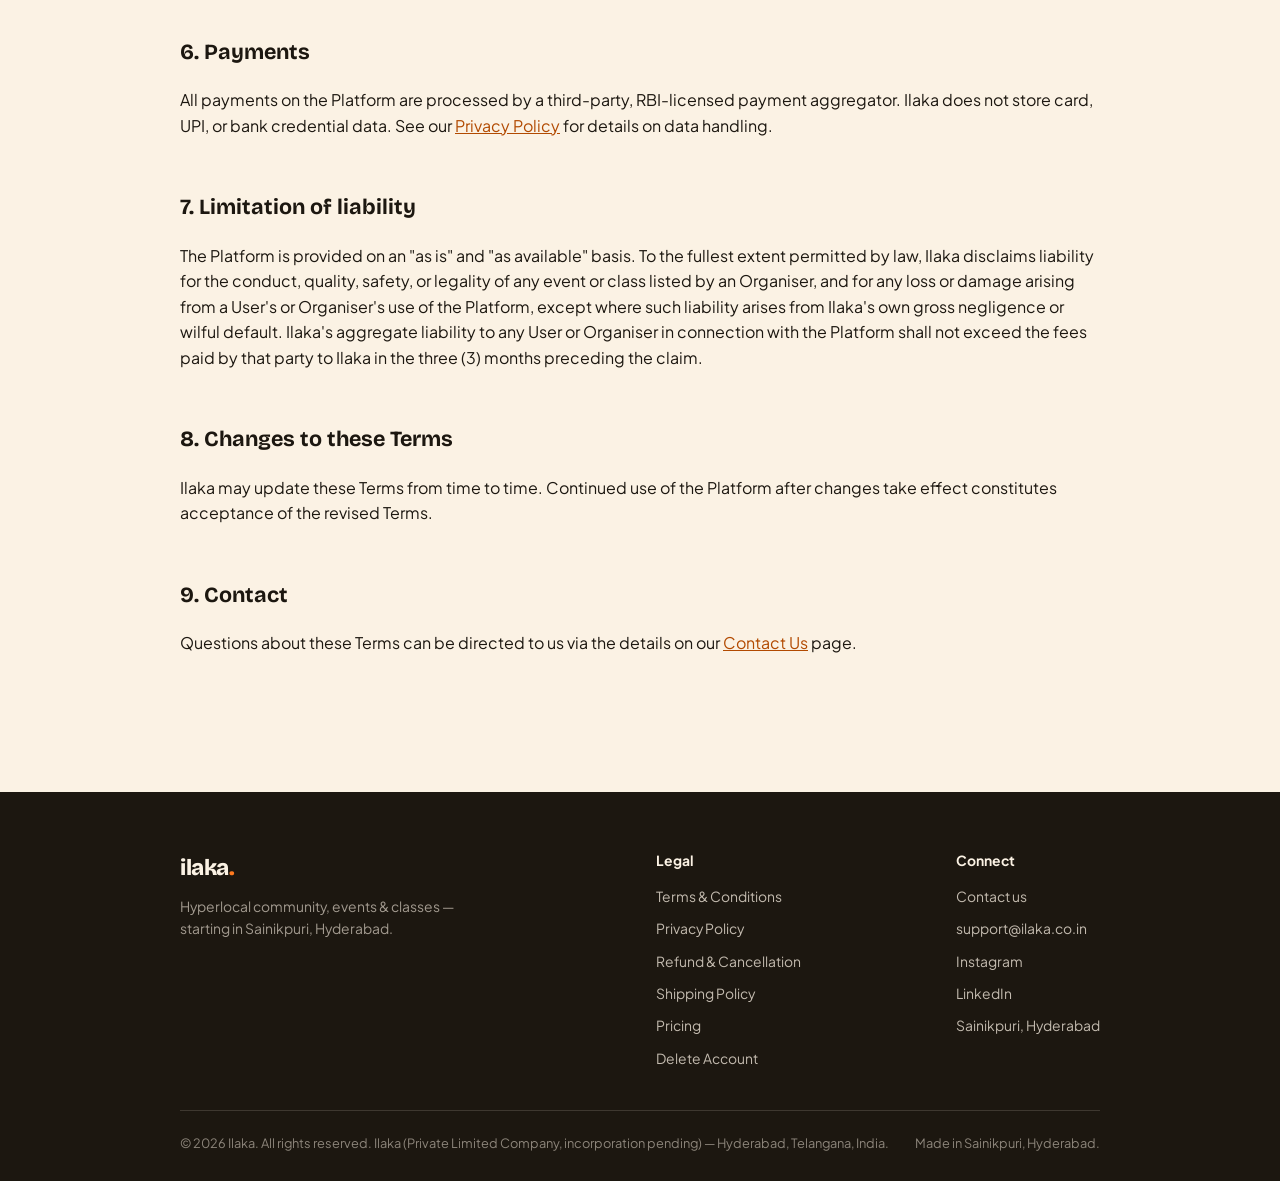
<file: terms.html>
<!--
  INTERNAL NOTE — NOT FOR PUBLIC VIEW BEYOND THIS COMMENT:
  This is a dummy/interim Terms & Conditions page, drafted only to satisfy Razorpay
  payment-gateway activation review (which requires a public T&C page). It is NOT
  legally reviewed. A qualified legal professional MUST draft/review the final T&C
  before public launch, per docs/md/11_business_overview.md §4.1.
  TODO before public launch: replace with lawyer-reviewed version.
-->
<!DOCTYPE html>
<html lang="en-IN">
<head>
<meta charset="UTF-8">
<meta name="viewport" content="width=device-width, initial-scale=1.0">
<title>Terms &amp; Conditions — Ilaka</title>
<meta name="description" content="The terms governing use of Ilaka — accounts, event listings and registrations, payments, organiser obligations, and platform liability.">
<meta name="robots" content="index, follow, max-image-preview:large, max-snippet:-1, max-video-preview:-1">
<link rel="canonical" href="https://www.ilaka.co.in/terms.html">
<meta name="theme-color" content="#FBF2E4">
<link rel="apple-touch-icon" href="assets/ilaka-icon.png">

<meta property="og:type" content="website">
<meta property="og:site_name" content="Ilaka">
<meta property="og:locale" content="en_IN">
<meta property="og:url" content="https://www.ilaka.co.in/terms.html">
<meta property="og:title" content="Terms &amp; Conditions — Ilaka">
<meta property="og:description" content="The terms governing use of Ilaka — accounts, event listings and registrations, payments, organiser obligations, and platform liability.">
<meta property="og:image" content="https://www.ilaka.co.in/assets/photos/community-2.jpg">
<meta property="og:image:width" content="800">
<meta property="og:image:height" content="450">
<meta property="og:image:alt" content="Riders and adventure motorcycles on a rocky plateau under a wide sky">
<meta name="twitter:card" content="summary_large_image">
<meta name="twitter:title" content="Terms &amp; Conditions — Ilaka">
<meta name="twitter:description" content="The terms governing use of Ilaka — accounts, event listings and registrations, payments, organiser obligations, and platform liability.">
<meta name="twitter:image" content="https://www.ilaka.co.in/assets/photos/community-2.jpg">
<link rel="preconnect" href="https://fonts.googleapis.com">
<link rel="preconnect" href="https://fonts.gstatic.com" crossorigin>
<link href="https://fonts.googleapis.com/css2?family=Bricolage+Grotesque:wght@400;600;700;800&family=Plus+Jakarta+Sans:wght@400;500;600;700&display=swap" rel="stylesheet">
<link rel="icon" type="image/png" href="assets/ilaka-icon.png">
<link rel="stylesheet" href="css/style.css">
<script type="application/ld+json">
{
  "@context": "https://schema.org",
  "@graph": [
    {
      "@type": "WebPage",
      "@id": "https://www.ilaka.co.in/terms.html#webpage",
      "url": "https://www.ilaka.co.in/terms.html",
      "name": "Terms &amp; Conditions",
      "inLanguage": "en-IN",
      "isPartOf": { "@id": "https://www.ilaka.co.in/#website" },
      "publisher": { "@id": "https://www.ilaka.co.in/#organization" }
    },
    {
      "@type": "BreadcrumbList",
      "@id": "https://www.ilaka.co.in/terms.html#breadcrumb",
      "itemListElement": [
        { "@type": "ListItem", "position": 1, "name": "Home", "item": "https://www.ilaka.co.in/" },
        { "@type": "ListItem", "position": 2, "name": "Terms &amp; Conditions", "item": "https://www.ilaka.co.in/terms.html" }
      ]
    }
  ]
}
</script>
</head>
<body>

<header class="site">
  <div class="wrap">
    <a class="brand" href="index.html">ilaka<span>.</span></a>
    <nav class="main">
      <a href="index.html">Home</a>
      <a href="pricing.html">Pricing</a>
      <a href="terms.html" aria-current="page">Terms</a>
      <a href="privacy.html">Privacy</a>
      <a href="refunds.html">Refunds</a>
      <a href="contact.html">Contact</a>
      <a class="nav-cta" href="index.html#join">Join waitlist</a>
    </nav>
  </div>
</header>

<div class="page-header">
  <div class="wrap">
    <h1>Terms &amp; Conditions</h1>
    <p class="dek">Last updated: 19 August 2026</p>
  </div>
</div>

<main>
  <div class="wrap policy-doc">

    <p>These Terms &amp; Conditions ("Terms") govern access to and use of the Ilaka platform (the "Platform"), operated by Ilaka (Private Limited Company, incorporation pending) ("Ilaka", "we", "us"). By accessing or using the Platform, you agree to be bound by these Terms.</p>

    <h2>1. Nature of the service</h2>
    <p>Ilaka operates a two-sided online marketplace connecting event organisers, tutors, coaches, and class instructors ("Organisers") with individuals seeking to discover, register for, and attend events and classes ("Users"). Ilaka acts as an intermediary platform facilitating discovery, registration, payment collection, and digital ticketing. Ilaka is not the organiser of any listed event or class and is not a party to the underlying agreement between a User and an Organiser for the event or class itself.</p>

    <h2>2. Registration fees, collection, and settlement</h2>
    <p>Where an event or class requires payment, Ilaka collects the registration fee from the User on the Organiser's behalf through its designated payment partner. Ilaka retains a platform transaction fee (currently 10–12% of the registration amount) before settling the net amount to the Organiser. Settlement to Organisers is processed on a <strong>T+1 basis for fully KYC-verified Organisers</strong> and a <strong>T+2 basis for new or unverified Organisers</strong>, where T is the date of the event or class session. See our <a href="refunds.html">Refund &amp; Cancellation Policy</a> for how cancellations affect settlement.</p>

    <h2>3. Organiser subscription bands</h2>
    <p>Organisers may be charged a monthly subscription fee determined by a band indexed to their <strong>active roster</strong> — the greater of the total membership of communities they own on the Platform and the number of distinct users who registered for their listings in the trailing twelve months. Current bands and fees are published on our <a href="pricing.html">Pricing</a> page. Organisers with an active roster of 10 or fewer are not charged a subscription.</p>
    <p>Band changes are notified to the Organiser in advance through the Platform. An <strong>increase in band takes effect from the following billing cycle</strong> and never retrospectively; a <strong>decrease takes effect immediately</strong>. An Organiser who disputes their roster count may raise it with us at <a href="mailto:support@ilaka.co.in">support@ilaka.co.in</a> for review. Ilaka may change published band thresholds or fees on reasonable prior notice; continued use after the notice period constitutes acceptance.</p>

    <h2>4. Organiser verification (KYC)</h2>
    <p>Organisers must complete Ilaka's Know Your Customer (KYC) verification process before any payments collected on their behalf are settled to them. Organisers may list free (no-payment) events prior to completing KYC, but no funds will be disbursed until verification is complete. Ilaka reserves the right to withhold settlement, suspend an Organiser's account, or apply additional holding periods where verification is incomplete, fraud is suspected, or an Organiser exhibits a pattern of last-minute cancellations.</p>

    <h2>5. Acceptable use</h2>
    <p>Users and Organisers agree not to: (a) list or promote unlawful, fraudulent, or misleading events or classes; (b) circumvent the Platform's payment flow for transactions initiated through Ilaka; (c) misuse, scrape, or interfere with the Platform's systems; (d) impersonate another person or entity; or (e) upload content that infringes the rights of any third party. Ilaka may suspend or terminate access for violation of these Terms.</p>

    <h2>6. Payments</h2>
    <p>All payments on the Platform are processed by a third-party, RBI-licensed payment aggregator. Ilaka does not store card, UPI, or bank credential data. See our <a href="privacy.html">Privacy Policy</a> for details on data handling.</p>

    <h2>7. Limitation of liability</h2>
    <p>The Platform is provided on an "as is" and "as available" basis. To the fullest extent permitted by law, Ilaka disclaims liability for the conduct, quality, safety, or legality of any event or class listed by an Organiser, and for any loss or damage arising from a User's or Organiser's use of the Platform, except where such liability arises from Ilaka's own gross negligence or wilful default. Ilaka's aggregate liability to any User or Organiser in connection with the Platform shall not exceed the fees paid by that party to Ilaka in the three (3) months preceding the claim.</p>

    <h2>8. Changes to these Terms</h2>
    <p>Ilaka may update these Terms from time to time. Continued use of the Platform after changes take effect constitutes acceptance of the revised Terms.</p>

    <h2>9. Contact</h2>
    <p>Questions about these Terms can be directed to us via the details on our <a href="contact.html">Contact Us</a> page.</p>

  </div>
</main>

<footer class="site">
  <div class="wrap">
    <div class="foot-grid">
      <div class="foot-brand">
        <a class="foot-wordmark" href="index.html">ilaka<span>.</span></a>
        Hyperlocal community, events &amp; classes — starting in Sainikpuri, Hyderabad.
      </div>
      <div class="foot-links">
        <div class="foot-col-title">Legal</div>
        <a href="terms.html">Terms &amp; Conditions</a>
        <a href="privacy.html">Privacy Policy</a>
        <a href="refunds.html">Refund &amp; Cancellation</a>
        <a href="shipping.html">Shipping Policy</a>
        <a href="pricing.html">Pricing</a>
        <a href="delete-account.html">Delete Account</a>
      </div>
      <div class="foot-links">
        <div class="foot-col-title">Connect</div>
        <a href="contact.html">Contact us</a>
        <a href="mailto:support@ilaka.co.in">support@ilaka.co.in</a>
        <a href="https://www.instagram.com/ilakaofficial/" target="_blank" rel="me noopener">Instagram</a>
        <a href="https://www.linkedin.com/company/ilaka/" target="_blank" rel="me noopener">LinkedIn</a>
        <span style="font-size:0.87rem">Sainikpuri, Hyderabad</span>
      </div>
    </div>
    <div class="foot-bottom">
      <span>&copy; 2026 Ilaka. All rights reserved. Ilaka (Private Limited Company, incorporation pending) — Hyderabad, Telangana, India.</span>
      <span>Made in Sainikpuri, Hyderabad.</span>
    </div>
  </div>
</footer>

</body>
</html>
</file>
<file: css/style.css>
:root {
  --ink: #1C1710;
  --muted: #6B6157;
  --line: #E4D8C4;
  --bg: #FBF2E4;
  --bg-soft: #FFFBF3;
  --brand: #FF7A1F;
  --brand-dark: #B24A00;
  --max: 960px;
}

* { box-sizing: border-box; }

html, body {
  margin: 0;
  padding: 0;
}

body {
  font-family: 'Plus Jakarta Sans', -apple-system, BlinkMacSystemFont, "Segoe UI", Roboto, Helvetica, Arial, sans-serif;
  color: var(--ink);
  background: var(--bg);
  line-height: 1.6;
  font-size: 16px;
}

a { color: var(--brand-dark); }
a:hover { color: var(--brand); }

h1, h2, h3, h4, .brand {
  font-family: 'Bricolage Grotesque', 'Plus Jakarta Sans', sans-serif;
}

.wrap {
  max-width: var(--max);
  margin: 0 auto;
  padding: 0 20px;
}

header.site {
  position: sticky;
  top: 0;
  z-index: 50;
  border-bottom: 2.5px solid var(--ink);
  background: rgba(251, 242, 228, 0.92);
  backdrop-filter: blur(8px);
}

header.site .wrap {
  display: flex;
  align-items: center;
  justify-content: space-between;
  gap: 16px;
  flex-wrap: wrap;
  padding-top: 16px;
  padding-bottom: 16px;
}

.brand {
  font-weight: 800;
  font-size: 1.5rem;
  letter-spacing: -0.02em;
  color: var(--ink);
  text-decoration: none;
}

.brand span { color: var(--brand); }

nav.main {
  display: flex;
  align-items: center;
  gap: 26px;
  flex-wrap: wrap;
}

nav.main a {
  color: var(--ink);
  text-decoration: none;
  font-size: 0.9rem;
  font-weight: 600;
}

nav.main a:hover { color: var(--brand-dark); }

nav.main a[aria-current="page"] {
  text-decoration: underline;
  text-underline-offset: 5px;
  text-decoration-thickness: 2px;
  text-decoration-color: var(--brand);
}

/* Pill CTA, matching the landing page's hard-shadow button. */
.nav-cta,
nav.main a.nav-cta {
  padding: 9px 18px;
  background: var(--brand);
  color: var(--ink);
  border: 2.5px solid var(--ink);
  border-radius: 100px;
  font-weight: 700;
  box-shadow: 3px 3px 0 var(--ink);
  transition: transform .15s ease, box-shadow .15s ease;
}

.nav-cta:hover,
nav.main a.nav-cta:hover {
  color: var(--ink);
  transform: translate(-2px, -2px);
  box-shadow: 5px 5px 0 var(--ink);
}

@media (prefers-reduced-motion: reduce) {
  .nav-cta, nav.main a.nav-cta { transition: none; }
  .nav-cta:hover, nav.main a.nav-cta:hover { transform: none; }
}

@media (max-width: 720px) {
  header.site { position: static; }
  header.site .wrap { flex-direction: column; align-items: flex-start; gap: 12px; }
  nav.main { gap: 14px 18px; }
}

main { padding: 48px 0 64px; }

h1 { font-size: 1.9rem; margin-top: 0; }
h2 { font-size: 1.35rem; margin-top: 2.4em; }
h3 { font-size: 1.1rem; margin-top: 1.8em; }
p { color: var(--ink); }
.lead { color: var(--muted); }

.page-header {
  padding: 44px 0 8px;
}
.page-header p.dek { color: var(--muted); font-size: 1.05rem; }

.steps {
  display: grid;
  grid-template-columns: repeat(4, 1fr);
  gap: 20px;
  margin-top: 28px;
}
.step {
  background: var(--bg-soft);
  border: 1px solid var(--line);
  border-radius: 10px;
  padding: 20px;
}
.step .num {
  display: inline-block;
  width: 28px; height: 28px;
  border-radius: 50%;
  background: var(--brand);
  color: #fff;
  text-align: center;
  line-height: 28px;
  font-weight: 700;
  font-size: 0.9rem;
  margin-bottom: 10px;
}
@media (max-width: 720px) {
  .steps { grid-template-columns: repeat(2, 1fr); }
}
@media (max-width: 460px) {
  .steps { grid-template-columns: 1fr; }
}

.card {
  border: 1px solid var(--line);
  border-radius: 10px;
  padding: 22px;
}
.card h3 { margin-top: 0; }

table {
  width: 100%;
  border-collapse: collapse;
  margin: 20px 0;
  font-size: 0.95rem;
}
th, td {
  text-align: left;
  padding: 12px 14px;
  border-bottom: 1px solid var(--line);
}
th {
  background: var(--bg-soft);
  font-weight: 600;
}
tr:last-child td { border-bottom: none; }

.callout {
  background: var(--bg-soft);
  border-left: 4px solid var(--brand);
  padding: 16px 20px;
  border-radius: 6px;
  margin: 24px 0;
}

.contact-grid {
  display: grid;
  grid-template-columns: repeat(3, 1fr);
  gap: 18px;
  margin-top: 24px;
}
.contact-grid .card h3 { font-size: 0.95rem; text-transform: uppercase; letter-spacing: 0.04em; color: var(--muted); margin-bottom: 8px; }
.contact-grid .card p { font-size: 1.05rem; margin: 0; }
@media (max-width: 780px) {
  .contact-grid { grid-template-columns: 1fr; }
}

/* Dark footer, matching the landing page. */
footer.site {
  border-top: 2.5px solid var(--ink);
  background: var(--ink);
  color: rgba(251, 242, 228, 0.75);
  padding: 56px 0 28px;
  margin-top: 56px;
}

footer.site .foot-wordmark {
  font-family: 'Bricolage Grotesque', 'Plus Jakarta Sans', sans-serif;
  font-weight: 800;
  font-size: 1.4rem;
  letter-spacing: -0.02em;
  color: var(--bg);
  display: block;
  margin-bottom: 10px;
  text-decoration: none;
}
footer.site .foot-wordmark span { color: var(--brand); }

footer.site .foot-col-title {
  font-weight: 700;
  color: var(--bg);
  font-size: 0.87rem;
  margin-bottom: 4px;
}

footer.site .foot-grid {
  display: flex;
  flex-wrap: wrap;
  justify-content: space-between;
  gap: 40px;
  padding-bottom: 40px;
  border-bottom: 1px solid rgba(251, 242, 228, 0.15);
}

footer.site .foot-brand {
  flex: 1 1 240px;
  max-width: 320px;
  color: rgba(251, 242, 228, 0.6);
  font-size: 0.87rem;
  line-height: 1.6;
}

footer.site .foot-links {
  display: flex;
  flex-direction: column;
  gap: 10px;
}

footer.site .foot-links a {
  color: rgba(251, 242, 228, 0.75);
  text-decoration: none;
  font-size: 0.87rem;
}
footer.site .foot-links a:hover { color: var(--brand); }

footer.site .foot-bottom {
  margin-top: 22px;
  display: flex;
  justify-content: space-between;
  flex-wrap: wrap;
  gap: 12px;
  font-size: 0.8rem;
  color: rgba(251, 242, 228, 0.5);
}

.policy-doc h2:first-of-type { margin-top: 1em; }
.policy-doc ul { padding-left: 22px; }
.policy-doc li { margin-bottom: 8px; }

/* Public event page (/e/:id) — shared listing detail rendered client-side. */
.event-main { padding: 40px 0 64px; }
.event-state {
  text-align: center;
  padding: 64px 20px;
  color: var(--muted);
}
.event-state h2 { margin: 12px 0 8px; color: var(--ink); }
.event-card {
  border: 2.5px solid var(--ink);
  border-radius: 14px;
  background: var(--bg-soft);
  overflow: hidden;
  box-shadow: 5px 5px 0 var(--ink);
}
.event-photo-wrap {
  aspect-ratio: 16 / 9;
  background: var(--line);
  overflow: hidden;
}
.event-photo-wrap img { width: 100%; height: 100%; object-fit: cover; display: block; }
.event-body { padding: 24px 24px 28px; }
.event-badges { display: flex; flex-wrap: wrap; gap: 8px; margin-bottom: 12px; }
.badge {
  display: inline-block;
  font-size: 0.8rem;
  font-weight: 700;
  padding: 4px 12px;
  border-radius: 100px;
  border: 1.5px solid var(--ink);
}
.badge-free { background: var(--brand); color: var(--ink); }
.badge-paid { background: var(--bg); color: var(--ink); }
.event-title { font-size: 1.6rem; margin: 0 0 14px; }
.event-meta {
  display: flex;
  flex-direction: column;
  gap: 8px;
  margin-bottom: 20px;
  color: var(--muted);
  font-size: 0.95rem;
}
.event-meta strong { color: var(--ink); }
.event-actions { display: flex; flex-wrap: wrap; gap: 12px; margin-top: 20px; }
.btn {
  display: inline-block;
  padding: 13px 24px;
  border-radius: 100px;
  font-weight: 700;
  text-decoration: none;
  border: 2.5px solid var(--ink);
  text-align: center;
  transition: transform .15s ease, box-shadow .15s ease;
}
.btn-primary { background: var(--brand); color: var(--ink); box-shadow: 3px 3px 0 var(--ink); }
.btn-primary:hover { color: var(--ink); transform: translate(-2px, -2px); box-shadow: 5px 5px 0 var(--ink); }
.btn-secondary { background: var(--bg-soft); color: var(--ink); }
.btn-secondary:hover { color: var(--ink); background: var(--bg); }
@media (prefers-reduced-motion: reduce) {
  .btn { transition: none; }
  .btn-primary:hover { transform: none; }
}
@media (max-width: 520px) {
  .event-actions { flex-direction: column; }
  .btn { width: 100%; }
}
</file>
